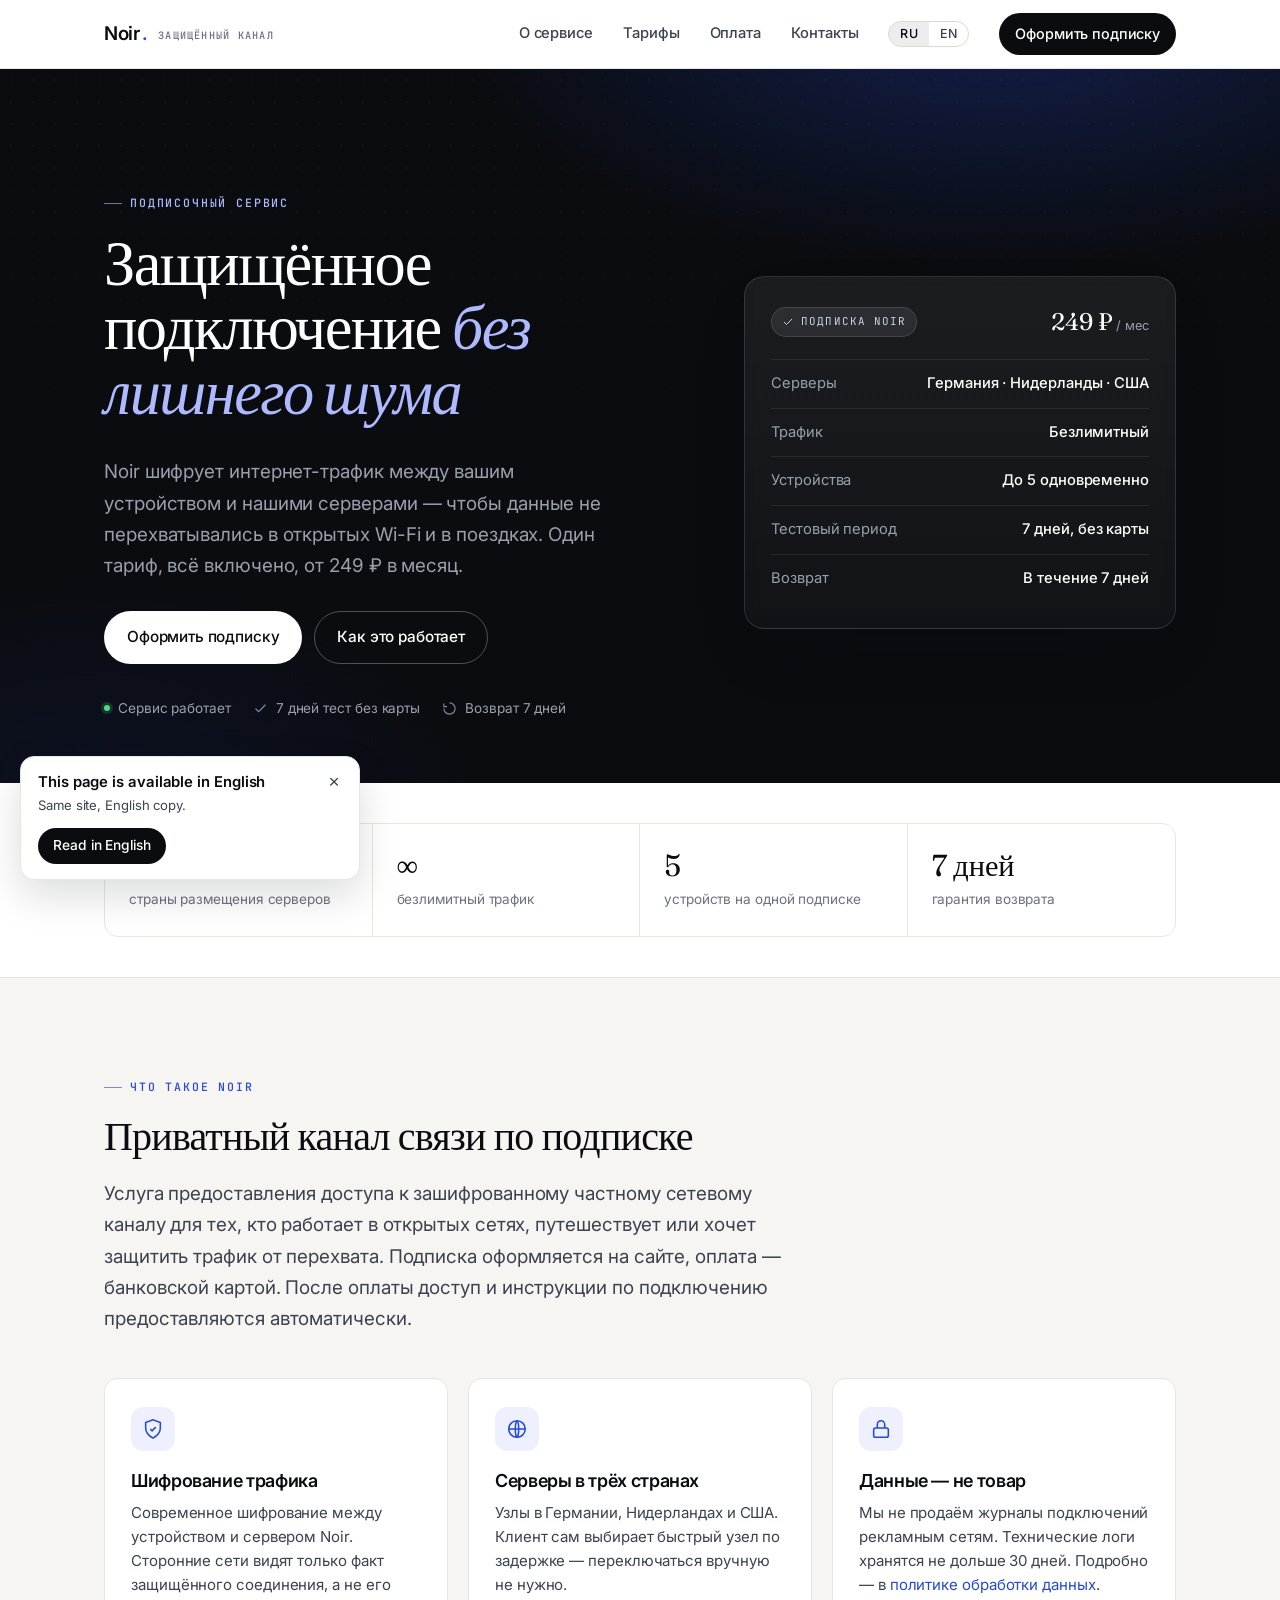
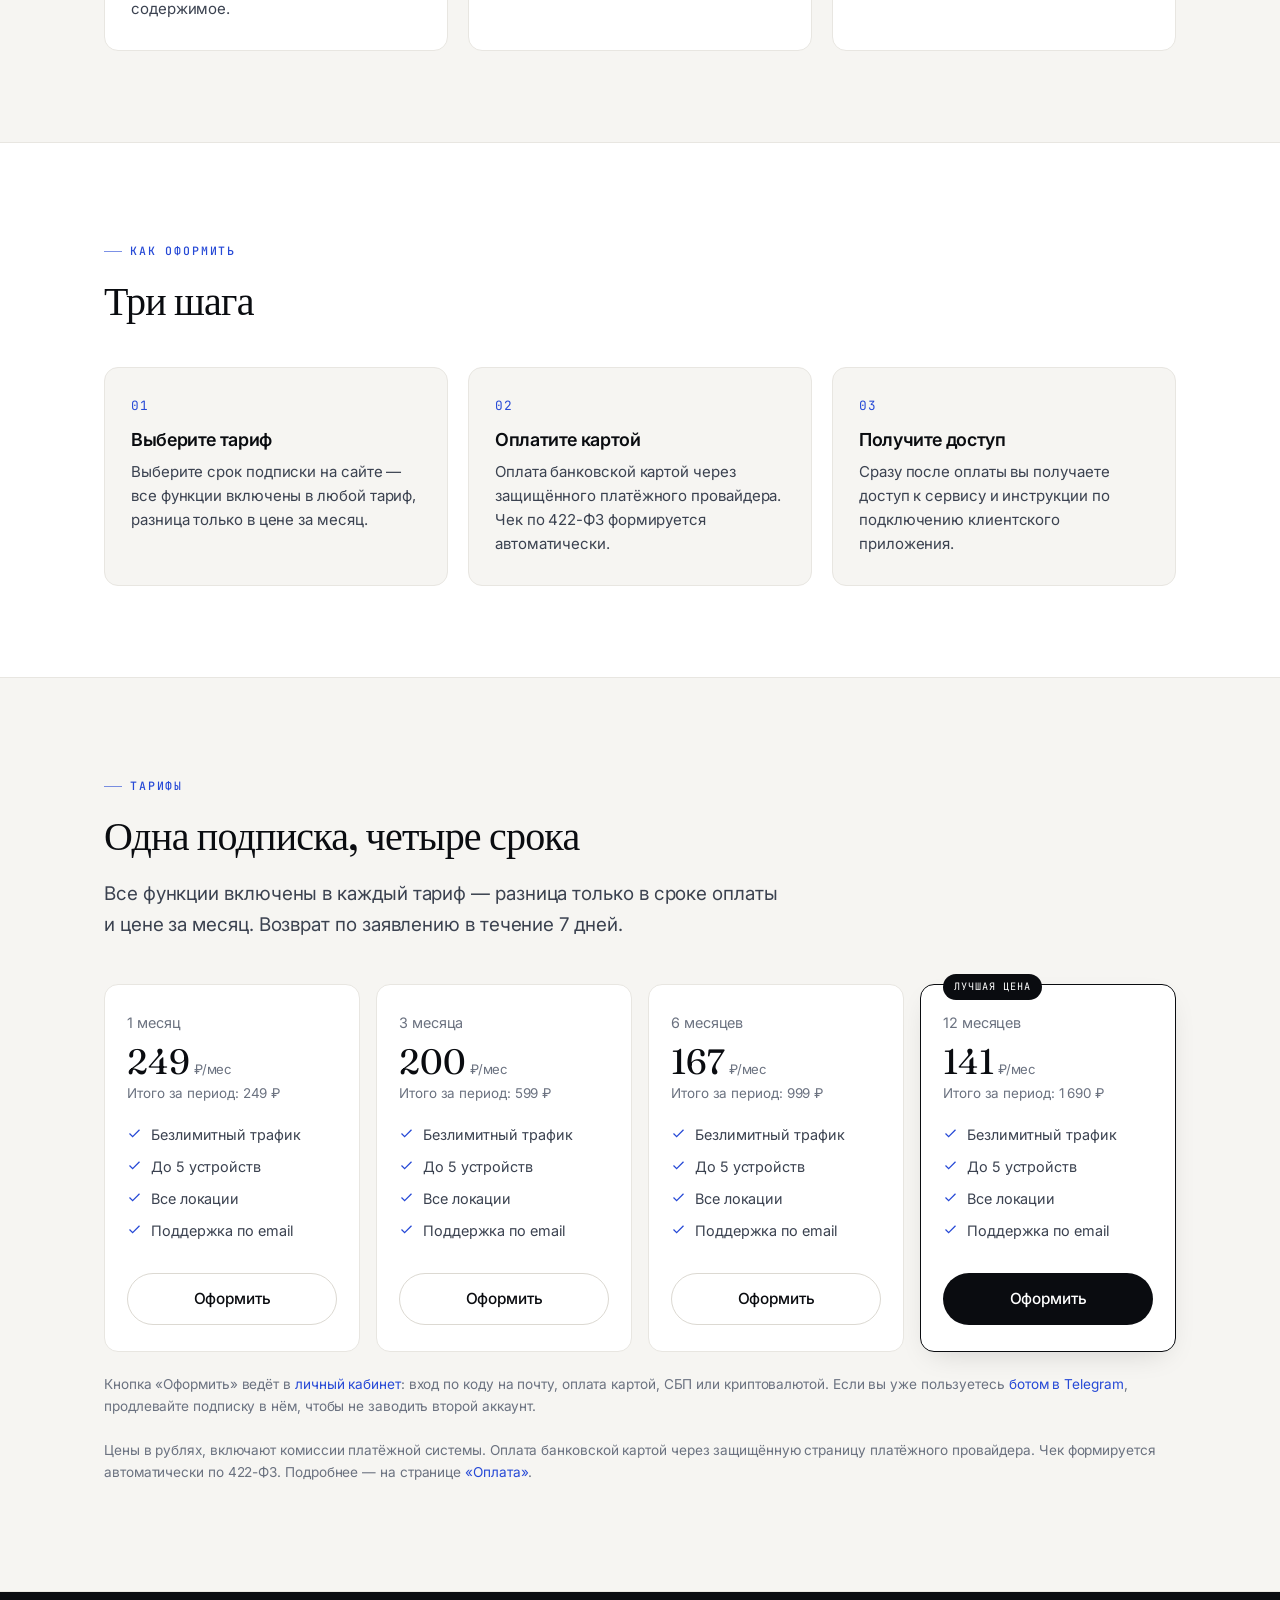
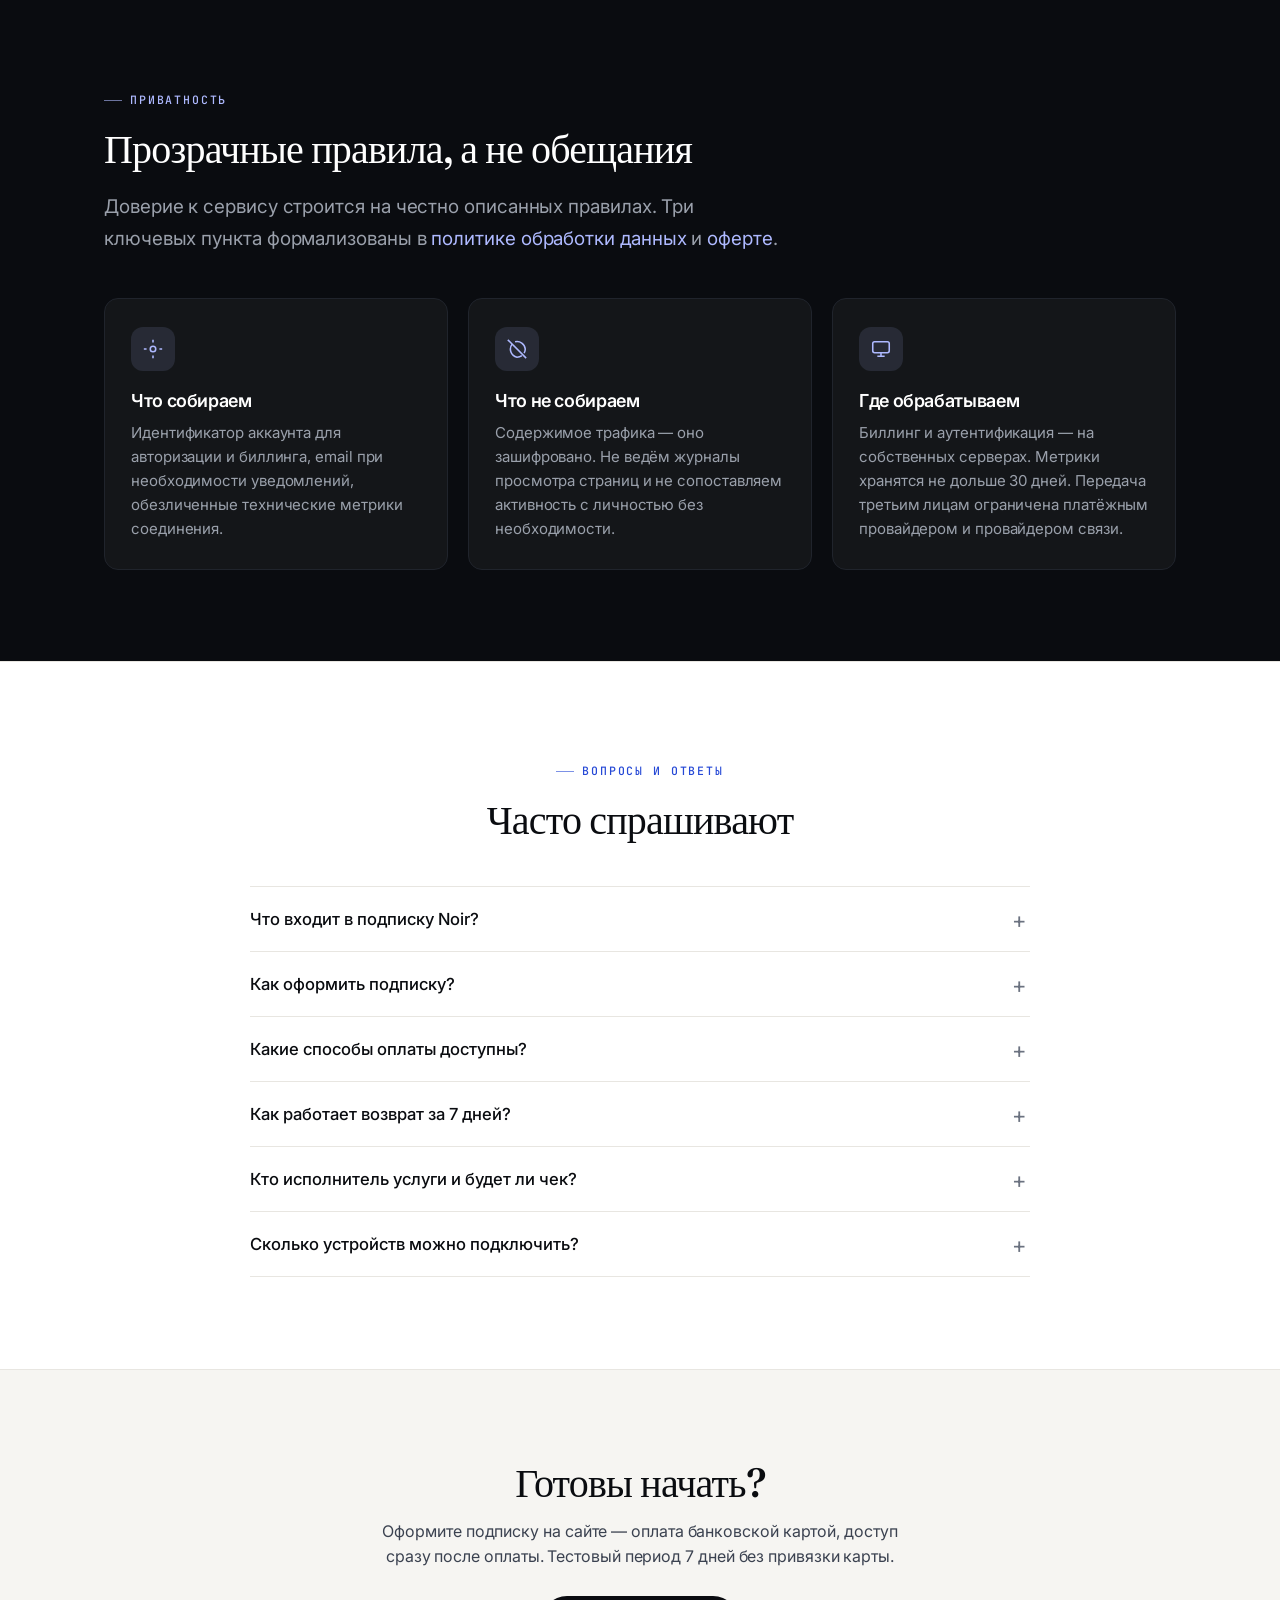
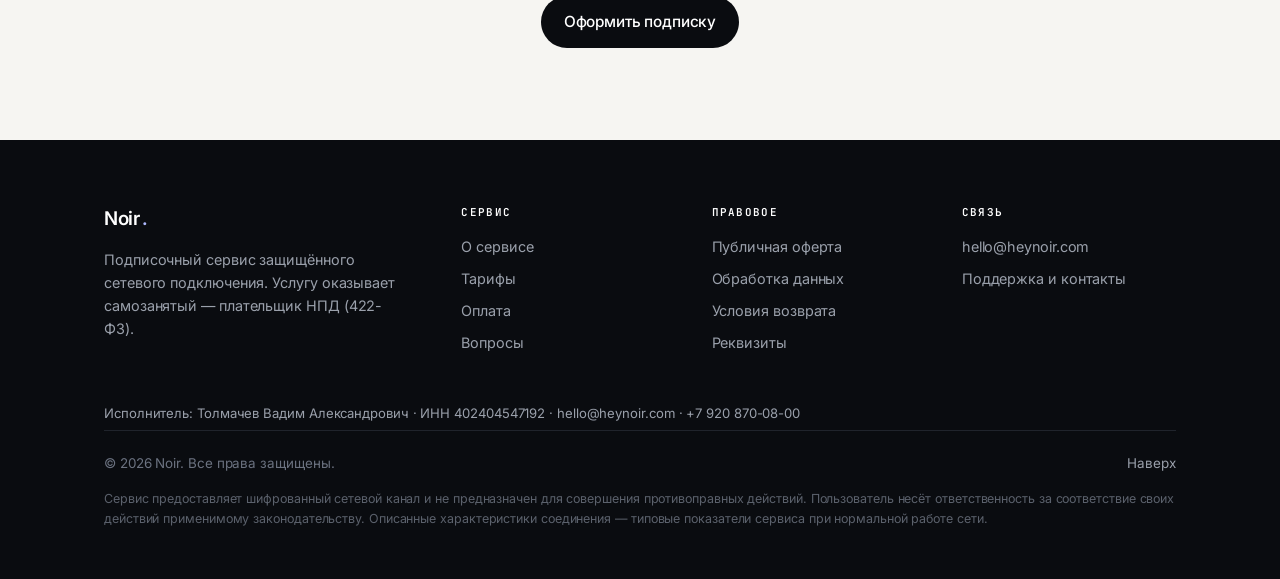
<file: index.html>
<!doctype html>
<html lang="ru">
<head>
  <meta charset="utf-8">
  <meta name="viewport" content="width=device-width, initial-scale=1">
  <title>Noir — подписка на сервис защищённого подключения</title>
  <meta name="description" content="Подписка на сервис шифрования интернет-трафика и защищённого сетевого подключения для безопасной работы в открытых сетях. Серверы в трёх странах, до пяти устройств. Тестовый период 7 дней без оплаты.">

  <link rel="icon" href="/favicon.svg" type="image/svg+xml">
  <link rel="preconnect" href="https://fonts.googleapis.com">
  <link rel="preconnect" href="https://fonts.gstatic.com" crossorigin>
  <link rel="stylesheet" href="https://fonts.googleapis.com/css2?family=Fraunces:opsz,wght@9..144,400;9..144,500&family=Inter:wght@400;500;600&family=JetBrains+Mono:wght@500&display=swap">
  <link rel="stylesheet" href="/noir-corp.css">

  <meta property="og:type" content="website">
  <meta property="og:title" content="Noir — подписка на сервис защищённого подключения">
  <meta property="og:description" content="Шифрование интернет-трафика, серверы в Германии, Нидерландах и США. Тестовый период семь дней без оплаты.">
  <meta property="og:url" content="https://heynoir.com/">
  <meta property="og:locale" content="ru_RU">
  <meta property="og:locale:alternate" content="en_US">
  <link rel="canonical" href="https://heynoir.com/">
  <link rel="alternate" hreflang="ru" href="https://heynoir.com/">
  <link rel="alternate" hreflang="en" href="https://heynoir.com/en/">
  <link rel="alternate" hreflang="x-default" href="https://heynoir.com/">
<!-- Счётчик посещаемости: свой, на s.noirvpn.org, данные лежат у нас. -->
<script defer src="https://s.noirvpn.org/n.js" data-website-id="4ba6fdea-3851-48e6-a78a-fea0c8b20341"></script>
</head>
<body id="top">

<!-- =============== Header =============== -->
<header class="header">
  <div class="wrap nav">
    <a class="brand" href="/">Noir<span class="dot">.</span><span class="brand-sub">защищённый канал</span></a>
    <nav class="nav-links" id="nav-links">
      <a href="#about">О сервисе</a>
      <a href="#pricing">Тарифы</a>
      <a href="/payment-info.html">Оплата</a>
      <a href="/contacts.html">Контакты</a>
      <div class="lang" role="group" aria-label="Язык / Language">
        <span class="lang-on" aria-current="true">RU</span>
        <a href="/en/" hreflang="en" lang="en" data-lang-to="en">EN</a>
      </div>
      <a class="nav-cta" href="#pricing">Оформить подписку</a>
    </nav>
    <button class="burger" id="burger" aria-label="Меню" aria-expanded="false"><span></span><span></span><span></span></button>
  </div>
</header>

<!-- =============== Hero =============== -->
<section class="hero">
  <div class="wrap hero-grid">
    <div>
      <div class="eyebrow">Подписочный сервис</div>
      <h1>Защищённое подключение <span class="accent">без лишнего шума</span></h1>
      <p class="lead">Noir шифрует интернет-трафик между вашим устройством и нашими серверами — чтобы данные не перехватывались в открытых Wi-Fi и в поездках. Один тариф, всё включено, от 249 ₽ в месяц.</p>
      <div class="hero-cta">
        <a class="btn btn-light" href="#pricing">Оформить подписку</a>
        <a class="btn btn-ghost" href="#how">Как это работает</a>
      </div>
      <div class="hero-trust">
        <span><span class="dot"></span>Сервис работает</span>
        <span>
          <svg viewBox="0 0 24 24" fill="none" stroke="currentColor" stroke-width="1.8"><path d="M20 6 9 17l-5-5"/></svg>
          7 дней тест без карты
        </span>
        <span>
          <svg viewBox="0 0 24 24" fill="none" stroke="currentColor" stroke-width="1.8"><path d="M3 12a9 9 0 1 0 9-9"/><path d="M3 4v5h5"/></svg>
          Возврат 7 дней
        </span>
      </div>
    </div>

    <aside class="hero-card" aria-label="Сводка по подписке">
      <div class="card-top">
        <span class="pill"><svg viewBox="0 0 24 24" width="12" height="12" fill="none" stroke="currentColor" stroke-width="2"><path d="M20 6 9 17l-5-5"/></svg>Подписка Noir</span>
        <span class="price">249 ₽<small> / мес</small></span>
      </div>
      <dl>
        <dt>Серверы</dt><dd>Германия · Нидерланды · США</dd>
        <dt>Трафик</dt><dd>Безлимитный</dd>
        <dt>Устройства</dt><dd>До 5 одновременно</dd>
        <dt>Тестовый период</dt><dd>7 дней, без карты</dd>
        <dt>Возврат</dt><dd>В течение 7 дней</dd>
      </dl>
    </aside>
  </div>
</section>

<!-- =============== Stats strip =============== -->
<section class="section" style="padding-top: clamp(40px,3vw,64px); padding-bottom: clamp(40px,3vw,64px);">
  <div class="wrap">
    <div class="stats">
      <div class="stat"><div class="n">3</div><div class="l">страны размещения серверов</div></div>
      <div class="stat"><div class="n">∞</div><div class="l">безлимитный трафик</div></div>
      <div class="stat"><div class="n">5</div><div class="l">устройств на одной подписке</div></div>
      <div class="stat"><div class="n">7 дней</div><div class="l">гарантия возврата</div></div>
    </div>
  </div>
</section>

<!-- =============== About =============== -->
<section class="section soft" id="about">
  <div class="wrap">
    <div class="section-head">
      <div class="eyebrow">Что такое Noir</div>
      <h2>Приватный канал связи по подписке</h2>
      <p class="lead">Услуга предоставления доступа к зашифрованному частному сетевому каналу для тех, кто работает в открытых сетях, путешествует или хочет защитить трафик от перехвата. Подписка оформляется на сайте, оплата — банковской картой. После оплаты доступ и инструкции по подключению предоставляются автоматически.</p>
    </div>

    <div class="feat-grid">
      <div class="feat">
        <div class="ico"><svg viewBox="0 0 24 24" fill="none" stroke="currentColor" stroke-width="1.7"><path d="M12 2 4 5v6c0 5 3.4 8.5 8 11 4.6-2.5 8-6 8-11V5l-8-3z"/><path d="m9 12 2 2 4-4"/></svg></div>
        <h3>Шифрование трафика</h3>
        <p>Современное шифрование между устройством и сервером Noir. Сторонние сети видят только факт защищённого соединения, а не его содержимое.</p>
      </div>
      <div class="feat">
        <div class="ico"><svg viewBox="0 0 24 24" fill="none" stroke="currentColor" stroke-width="1.7"><circle cx="12" cy="12" r="9"/><path d="M3 12h18M12 3c2.5 2.7 2.5 15.3 0 18M12 3c-2.5 2.7-2.5 15.3 0 18"/></svg></div>
        <h3>Серверы в трёх странах</h3>
        <p>Узлы в Германии, Нидерландах и США. Клиент сам выбирает быстрый узел по задержке — переключаться вручную не нужно.</p>
      </div>
      <div class="feat">
        <div class="ico"><svg viewBox="0 0 24 24" fill="none" stroke="currentColor" stroke-width="1.7"><rect x="4" y="11" width="16" height="10" rx="2"/><path d="M8 11V7a4 4 0 0 1 8 0v4"/></svg></div>
        <h3>Данные — не товар</h3>
        <p>Мы не продаём журналы подключений рекламным сетям. Технические логи хранятся не дольше 30 дней. Подробно — в <a href="/privacy.html">политике обработки данных</a>.</p>
      </div>
    </div>
  </div>
</section>

<!-- =============== How it works =============== -->
<section class="section" id="how">
  <div class="wrap">
    <div class="section-head">
      <div class="eyebrow">Как оформить</div>
      <h2>Три шага</h2>
    </div>
    <div class="steps">
      <div class="step">
        <div class="num">01</div>
        <h3>Выберите тариф</h3>
        <p>Выберите срок подписки на сайте — все функции включены в любой тариф, разница только в цене за месяц.</p>
      </div>
      <div class="step">
        <div class="num">02</div>
        <h3>Оплатите картой</h3>
        <p>Оплата банковской картой через защищённого платёжного провайдера. Чек по 422-ФЗ формируется автоматически.</p>
      </div>
      <div class="step">
        <div class="num">03</div>
        <h3>Получите доступ</h3>
        <p>Сразу после оплаты вы получаете доступ к сервису и инструкции по подключению клиентского приложения.</p>
      </div>
    </div>
  </div>
</section>

<!-- =============== Pricing =============== -->
<section class="section soft" id="pricing">
  <div class="wrap">
    <div class="section-head">
      <div class="eyebrow">Тарифы</div>
      <h2>Одна подписка, четыре срока</h2>
      <p class="lead">Все функции включены в каждый тариф — разница только в сроке оплаты и цене за месяц. Возврат по заявлению в течение 7 дней.</p>
    </div>

    <div class="pricing-grid">
      <div class="tier">
        <div class="tier-name">1 месяц</div>
        <div class="tier-price">249<span class="per"> ₽/мес</span></div>
        <div class="tier-total">Итого за период: 249 ₽</div>
        <ul>
          <li><svg viewBox="0 0 24 24" fill="none" stroke="currentColor" stroke-width="2"><path d="M20 6 9 17l-5-5"/></svg>Безлимитный трафик</li>
          <li><svg viewBox="0 0 24 24" fill="none" stroke="currentColor" stroke-width="2"><path d="M20 6 9 17l-5-5"/></svg>До 5 устройств</li>
          <li><svg viewBox="0 0 24 24" fill="none" stroke="currentColor" stroke-width="2"><path d="M20 6 9 17l-5-5"/></svg>Все локации</li>
          <li><svg viewBox="0 0 24 24" fill="none" stroke="currentColor" stroke-width="2"><path d="M20 6 9 17l-5-5"/></svg>Поддержка по email</li>
        </ul>
        <a class="btn btn-secondary" href="https://id.heynoir.com/?from=site">Оформить</a>
      </div>

      <div class="tier">
        <div class="tier-name">3 месяца</div>
        <div class="tier-price">200<span class="per"> ₽/мес</span></div>
        <div class="tier-total">Итого за период: 599 ₽</div>
        <ul>
          <li><svg viewBox="0 0 24 24" fill="none" stroke="currentColor" stroke-width="2"><path d="M20 6 9 17l-5-5"/></svg>Безлимитный трафик</li>
          <li><svg viewBox="0 0 24 24" fill="none" stroke="currentColor" stroke-width="2"><path d="M20 6 9 17l-5-5"/></svg>До 5 устройств</li>
          <li><svg viewBox="0 0 24 24" fill="none" stroke="currentColor" stroke-width="2"><path d="M20 6 9 17l-5-5"/></svg>Все локации</li>
          <li><svg viewBox="0 0 24 24" fill="none" stroke="currentColor" stroke-width="2"><path d="M20 6 9 17l-5-5"/></svg>Поддержка по email</li>
        </ul>
        <a class="btn btn-secondary" href="https://id.heynoir.com/?from=site">Оформить</a>
      </div>

      <div class="tier">
        <div class="tier-name">6 месяцев</div>
        <div class="tier-price">167<span class="per"> ₽/мес</span></div>
        <div class="tier-total">Итого за период: 999 ₽</div>
        <ul>
          <li><svg viewBox="0 0 24 24" fill="none" stroke="currentColor" stroke-width="2"><path d="M20 6 9 17l-5-5"/></svg>Безлимитный трафик</li>
          <li><svg viewBox="0 0 24 24" fill="none" stroke="currentColor" stroke-width="2"><path d="M20 6 9 17l-5-5"/></svg>До 5 устройств</li>
          <li><svg viewBox="0 0 24 24" fill="none" stroke="currentColor" stroke-width="2"><path d="M20 6 9 17l-5-5"/></svg>Все локации</li>
          <li><svg viewBox="0 0 24 24" fill="none" stroke="currentColor" stroke-width="2"><path d="M20 6 9 17l-5-5"/></svg>Поддержка по email</li>
        </ul>
        <a class="btn btn-secondary" href="https://id.heynoir.com/?from=site">Оформить</a>
      </div>

      <div class="tier recommended">
        <span class="tier-badge">Лучшая цена</span>
        <div class="tier-name">12 месяцев</div>
        <div class="tier-price">141<span class="per"> ₽/мес</span></div>
        <div class="tier-total">Итого за период: 1 690 ₽</div>
        <ul>
          <li><svg viewBox="0 0 24 24" fill="none" stroke="currentColor" stroke-width="2"><path d="M20 6 9 17l-5-5"/></svg>Безлимитный трафик</li>
          <li><svg viewBox="0 0 24 24" fill="none" stroke="currentColor" stroke-width="2"><path d="M20 6 9 17l-5-5"/></svg>До 5 устройств</li>
          <li><svg viewBox="0 0 24 24" fill="none" stroke="currentColor" stroke-width="2"><path d="M20 6 9 17l-5-5"/></svg>Все локации</li>
          <li><svg viewBox="0 0 24 24" fill="none" stroke="currentColor" stroke-width="2"><path d="M20 6 9 17l-5-5"/></svg>Поддержка по email</li>
        </ul>
        <a class="btn btn-primary" href="https://id.heynoir.com/?from=site">Оформить</a>
      </div>
    </div>

    <p class="pay-note">Кнопка «Оформить» ведёт в <a href="https://id.heynoir.com/?from=site">личный кабинет</a>: вход по коду на почту, оплата картой, СБП или криптовалютой. Если вы уже пользуетесь <a href="https://t.me/NoirVPN_bot">ботом в Telegram</a>, продлевайте подписку в нём, чтобы не заводить второй аккаунт.</p>
    <p class="pay-note">Цены в рублях, включают комиссии платёжной системы. Оплата банковской картой через защищённую страницу платёжного провайдера. Чек формируется автоматически по 422-ФЗ. Подробнее — на странице <a href="/payment-info.html">«Оплата»</a>.</p>
  </div>
</section>

<!-- =============== Trust (dark) =============== -->
<section class="section dark">
  <div class="wrap">
    <div class="section-head">
      <div class="eyebrow">Приватность</div>
      <h2>Прозрачные правила, а не обещания</h2>
      <p class="lead" style="color:var(--on-dark-mut)">Доверие к сервису строится на честно описанных правилах. Три ключевых пункта формализованы в <a href="/privacy.html" style="color:#aeb9ff">политике обработки данных</a> и <a href="/offer.html" style="color:#aeb9ff">оферте</a>.</p>
    </div>
    <div class="feat-grid">
      <div class="feat">
        <div class="ico"><svg viewBox="0 0 24 24" fill="none" stroke="currentColor" stroke-width="1.7"><circle cx="12" cy="12" r="3"/><path d="M12 2v3M12 19v3M2 12h3M19 12h3"/></svg></div>
        <h3>Что собираем</h3>
        <p>Идентификатор аккаунта для авторизации и биллинга, email при необходимости уведомлений, обезличенные технические метрики соединения.</p>
      </div>
      <div class="feat">
        <div class="ico"><svg viewBox="0 0 24 24" fill="none" stroke="currentColor" stroke-width="1.7"><path d="M2 2l20 20"/><path d="M6.7 6.7A9 9 0 0 0 12 21a9 9 0 0 0 5.3-1.7"/><path d="M9.9 4.2A9 9 0 0 1 21 12a9 9 0 0 1-1.2 4.5"/></svg></div>
        <h3>Что не собираем</h3>
        <p>Содержимое трафика — оно зашифровано. Не ведём журналы просмотра страниц и не сопоставляем активность с личностью без необходимости.</p>
      </div>
      <div class="feat">
        <div class="ico"><svg viewBox="0 0 24 24" fill="none" stroke="currentColor" stroke-width="1.7"><rect x="3" y="4" width="18" height="12" rx="2"/><path d="M8 20h8M12 16v4"/></svg></div>
        <h3>Где обрабатываем</h3>
        <p>Биллинг и аутентификация — на собственных серверах. Метрики хранятся не дольше 30 дней. Передача третьим лицам ограничена платёжным провайдером и провайдером связи.</p>
      </div>
    </div>
  </div>
</section>

<!-- =============== FAQ =============== -->
<section class="section" id="faq">
  <div class="wrap">
    <div class="section-head center">
      <div class="eyebrow" style="justify-content:center">Вопросы и ответы</div>
      <h2>Часто спрашивают</h2>
    </div>
    <div class="faq">
      <div class="faq-item">
        <button class="faq-q">Что входит в подписку Noir?</button>
        <div class="faq-a">Доступ к серверам Noir в трёх странах (Германия, Нидерланды, США), безлимитный трафик, до пяти устройств одновременно, поддержка по электронной почте. Все функции включены в каждый из четырёх тарифов — разница только в сроке оплаты и цене за месяц.</div>
      </div>
      <div class="faq-item">
        <button class="faq-q">Как оформить подписку?</button>
        <div class="faq-a">Нажмите «Оформить» у нужного тарифа: откроется <a href="https://id.heynoir.com/?from=site">личный кабинет</a>, вход по коду на вашу почту. Там выбирается срок и производится оплата через защищённую страницу платёжного провайдера. Доступ активируется автоматически в течение минуты после оплаты — вы сразу получаете данные для подключения и инструкции.</div>
      </div>
      <div class="faq-item">
        <button class="faq-q">Какие способы оплаты доступны?</button>
        <div class="faq-a">Банковские карты Visa, MasterCard и МИР, а также система быстрых платежей (СБП) — в зависимости от платёжного провайдера. Полный список и описание процедуры — на странице <a href="/payment-info.html">«Оплата»</a>.</div>
      </div>
      <div class="faq-item">
        <button class="faq-q">Как работает возврат за 7 дней?</button>
        <div class="faq-a">В течение 7 календарных дней с момента оплаты можно отказаться от подписки и получить возврат на ту же карту, при условии что не превышен лимит фактически использованного трафика. Подробнее — в разделе <a href="/refund.html">«Условия возврата»</a>.</div>
      </div>
      <div class="faq-item">
        <button class="faq-q">Кто исполнитель услуги и будет ли чек?</button>
        <div class="faq-a">Услугу оказывает самозанятый — плательщик налога на профессиональный доход (НПД, 422-ФЗ). По каждой оплате формируется чек в приложении «Мой налог». Полные реквизиты — на странице <a href="/contacts.html">«Контакты»</a>.</div>
      </div>
      <div class="faq-item">
        <button class="faq-q">Сколько устройств можно подключить?</button>
        <div class="faq-a">До пяти устройств одновременно по одной подписке. Поддерживаются Windows, macOS, iOS, Android, Linux. Данные для подключения предоставляются после оплаты — вы добавляете их в приложение-клиент.</div>
      </div>
    </div>
  </div>
</section>

<!-- =============== CTA band =============== -->
<section class="section soft cta-band">
  <div class="wrap">
    <h2>Готовы начать?</h2>
    <p>Оформите подписку на сайте — оплата банковской картой, доступ сразу после оплаты. Тестовый период 7 дней без привязки карты.</p>
    <a class="btn btn-primary" href="https://id.heynoir.com/?from=site">Оформить подписку</a>
  </div>
</section>

<!-- =============== Footer =============== -->
<footer class="footer">
  <div class="wrap">
    <div class="foot-grid">
      <div class="foot-brand">
        <a class="brand" href="/">Noir<span class="dot" style="color:#aeb9ff">.</span></a>
        <p>Подписочный сервис защищённого сетевого подключения. Услугу оказывает самозанятый — плательщик НПД (422-ФЗ).</p>
      </div>
      <div class="foot-col">
        <h4>Сервис</h4>
        <a href="#about">О сервисе</a>
        <a href="#pricing">Тарифы</a>
        <a href="/payment-info.html">Оплата</a>
        <a href="#faq">Вопросы</a>
      </div>
      <div class="foot-col">
        <h4>Правовое</h4>
        <a href="/offer.html">Публичная оферта</a>
        <a href="/privacy.html">Обработка данных</a>
        <a href="/refund.html">Условия возврата</a>
        <a href="/contacts.html">Реквизиты</a>
      </div>
      <div class="foot-col">
        <h4>Связь</h4>
        <a href="mailto:hello@heynoir.com">hello@heynoir.com</a>
        <a href="/contacts.html">Поддержка и контакты</a>
      </div>
    </div>
    <p class="foot-req">Исполнитель: Толмачев Вадим Александрович · ИНН 402404547192 · <a href="mailto:hello@heynoir.com">hello@heynoir.com</a> · <a href="tel:+79208700800">+7 920 870-08-00</a></p>
      <div class="foot-bottom">
      <span>© 2026 Noir. Все права защищены.</span>
      <a href="#top">Наверх</a>
    </div>
    <p class="foot-disc">Сервис предоставляет шифрованный сетевой канал и не предназначен для совершения противоправных действий. Пользователь несёт ответственность за соответствие своих действий применимому законодательству. Описанные характеристики соединения — типовые показатели сервиса при нормальной работе сети.</p>
  </div>
</footer>

<script src="/noir-corp.js" defer></script>
</body>
</html>
</file>
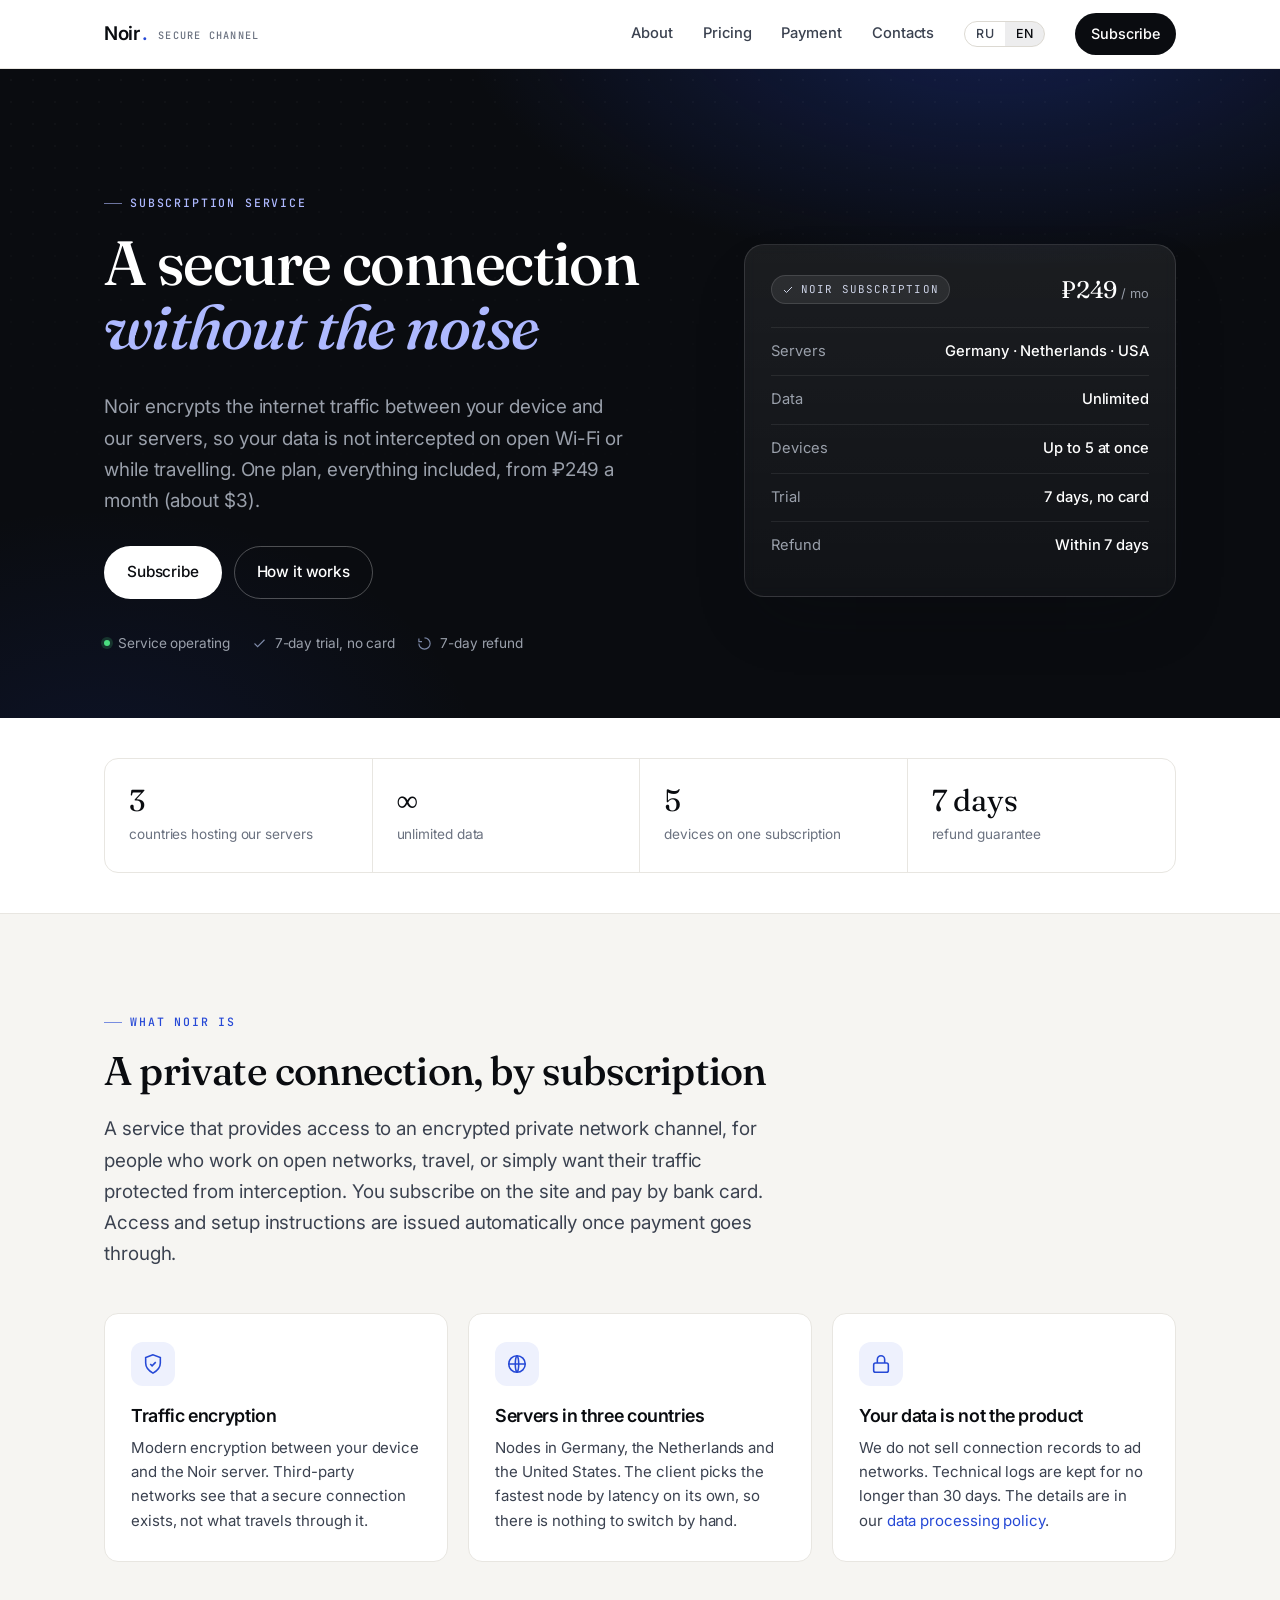
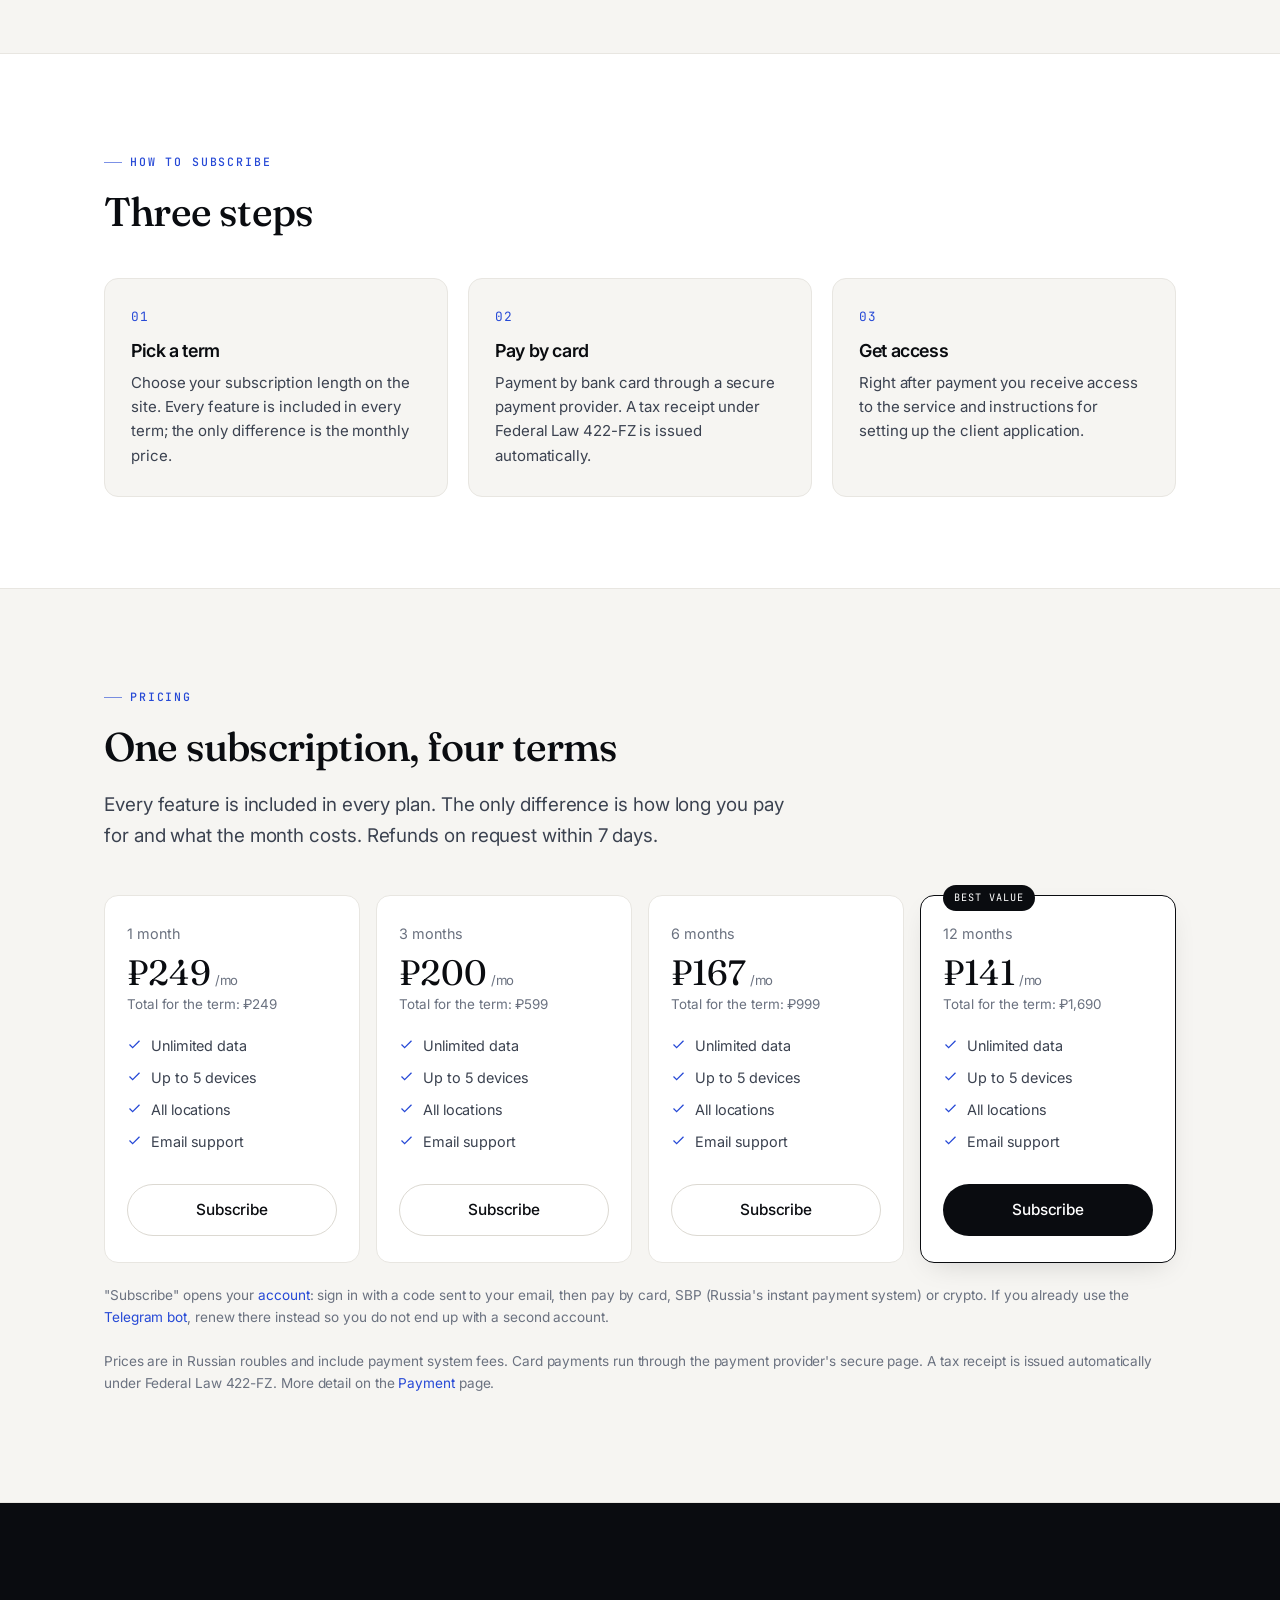
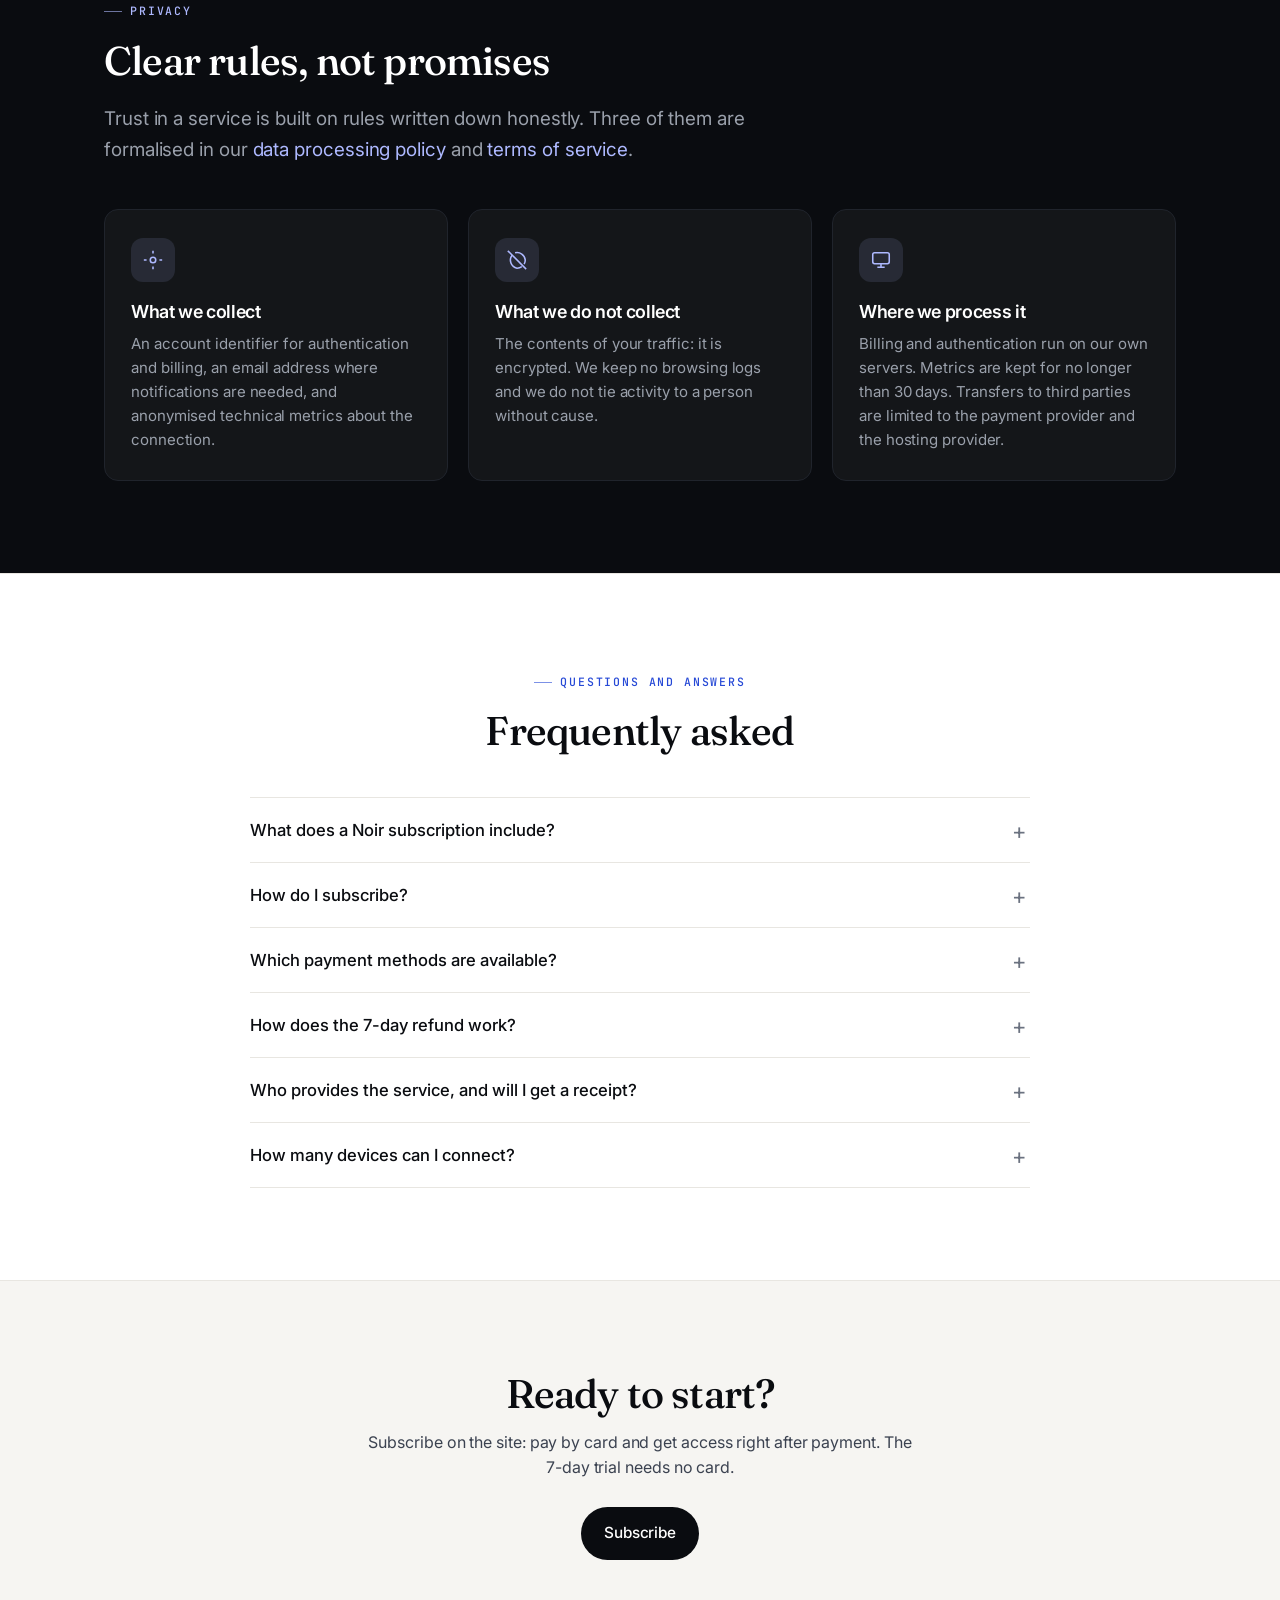
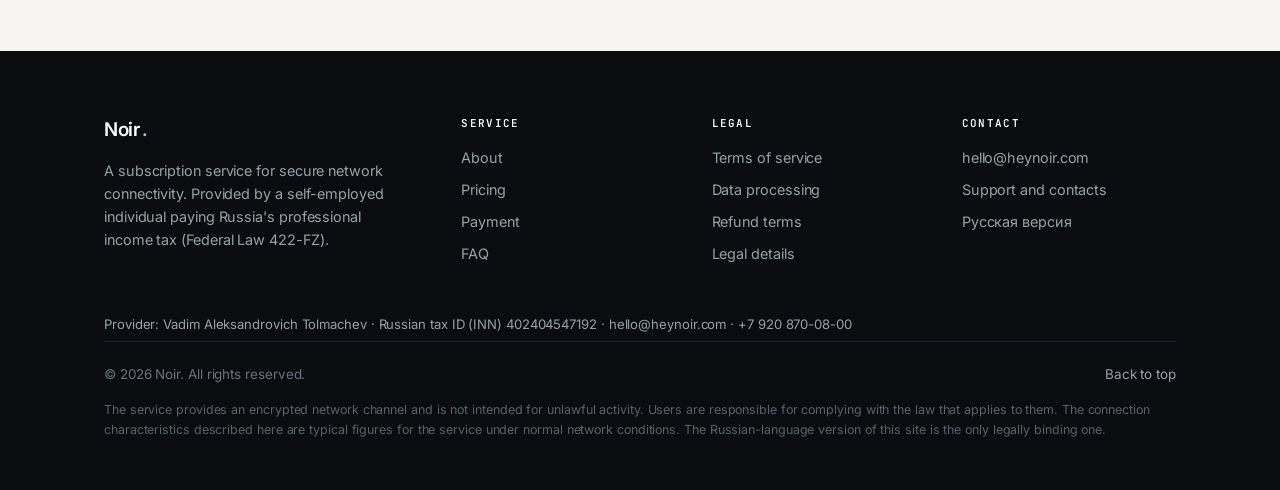
<file: en/index.html>
<!doctype html>
<html lang="en">
<head>
  <meta charset="utf-8">
  <meta name="viewport" content="width=device-width, initial-scale=1">
  <title>Noir — a subscription service for secure connectivity</title>
  <meta name="description" content="A subscription service that encrypts internet traffic and provides a secure network connection for working safely on open networks. Servers in three countries, up to five devices. A 7-day trial with no payment.">

  <link rel="icon" href="/favicon.svg" type="image/svg+xml">
  <link rel="preconnect" href="https://fonts.googleapis.com">
  <link rel="preconnect" href="https://fonts.gstatic.com" crossorigin>
  <link rel="stylesheet" href="https://fonts.googleapis.com/css2?family=Fraunces:opsz,wght@9..144,400;9..144,500&family=Inter:wght@400;500;600&family=JetBrains+Mono:wght@500&display=swap">
  <link rel="stylesheet" href="/noir-corp.css">

  <meta property="og:type" content="website">
  <meta property="og:title" content="Noir — a subscription service for secure connectivity">
  <meta property="og:description" content="Traffic encryption, servers in Germany, the Netherlands and the United States. A seven-day trial with no payment.">
  <meta property="og:url" content="https://heynoir.com/en/">
  <meta property="og:locale" content="en_US">
  <meta property="og:locale:alternate" content="ru_RU">
  <link rel="canonical" href="https://heynoir.com/en/">
  <link rel="alternate" hreflang="ru" href="https://heynoir.com/">
  <link rel="alternate" hreflang="en" href="https://heynoir.com/en/">
  <link rel="alternate" hreflang="x-default" href="https://heynoir.com/">
<!-- Analytics: self-hosted on s.noirvpn.org, data stays with us. -->
<script defer src="https://s.noirvpn.org/n.js" data-website-id="4ba6fdea-3851-48e6-a78a-fea0c8b20341"></script>
</head>
<body id="top">

<!-- =============== Header =============== -->
<header class="header">
  <div class="wrap nav">
    <a class="brand" href="/en/">Noir<span class="dot">.</span><span class="brand-sub">secure channel</span></a>
    <nav class="nav-links" id="nav-links">
      <a href="#about">About</a>
      <a href="#pricing">Pricing</a>
      <a href="/en/payment-info.html">Payment</a>
      <a href="/en/contacts.html">Contacts</a>
      <div class="lang" role="group" aria-label="Язык / Language">
        <a href="/" hreflang="ru" lang="ru" data-lang-to="ru">RU</a>
        <span class="lang-on" aria-current="true">EN</span>
      </div>
      <a class="nav-cta" href="#pricing">Subscribe</a>
    </nav>
    <button class="burger" id="burger" aria-label="Menu" aria-expanded="false"><span></span><span></span><span></span></button>
  </div>
</header>

<!-- =============== Hero =============== -->
<section class="hero">
  <div class="wrap hero-grid">
    <div>
      <div class="eyebrow">Subscription service</div>
      <h1>A secure connection <span class="accent">without the noise</span></h1>
      <p class="lead">Noir encrypts the internet traffic between your device and our servers, so your data is not intercepted on open Wi-Fi or while travelling. One plan, everything included, from ₽249 a month (about $3).</p>
      <div class="hero-cta">
        <a class="btn btn-light" href="#pricing">Subscribe</a>
        <a class="btn btn-ghost" href="#how">How it works</a>
      </div>
      <div class="hero-trust">
        <span><span class="dot"></span>Service operating</span>
        <span>
          <svg viewBox="0 0 24 24" fill="none" stroke="currentColor" stroke-width="1.8"><path d="M20 6 9 17l-5-5"/></svg>
          7-day trial, no card
        </span>
        <span>
          <svg viewBox="0 0 24 24" fill="none" stroke="currentColor" stroke-width="1.8"><path d="M3 12a9 9 0 1 0 9-9"/><path d="M3 4v5h5"/></svg>
          7-day refund
        </span>
      </div>
    </div>

    <aside class="hero-card" aria-label="Subscription summary">
      <div class="card-top">
        <span class="pill"><svg viewBox="0 0 24 24" width="12" height="12" fill="none" stroke="currentColor" stroke-width="2"><path d="M20 6 9 17l-5-5"/></svg>Noir subscription</span>
        <span class="price">₽249<small> / mo</small></span>
      </div>
      <dl>
        <dt>Servers</dt><dd>Germany · Netherlands · USA</dd>
        <dt>Data</dt><dd>Unlimited</dd>
        <dt>Devices</dt><dd>Up to 5 at once</dd>
        <dt>Trial</dt><dd>7 days, no card</dd>
        <dt>Refund</dt><dd>Within 7 days</dd>
      </dl>
    </aside>
  </div>
</section>

<!-- =============== Stats strip =============== -->
<section class="section" style="padding-top: clamp(40px,3vw,64px); padding-bottom: clamp(40px,3vw,64px);">
  <div class="wrap">
    <div class="stats">
      <div class="stat"><div class="n">3</div><div class="l">countries hosting our servers</div></div>
      <div class="stat"><div class="n">∞</div><div class="l">unlimited data</div></div>
      <div class="stat"><div class="n">5</div><div class="l">devices on one subscription</div></div>
      <div class="stat"><div class="n">7 days</div><div class="l">refund guarantee</div></div>
    </div>
  </div>
</section>

<!-- =============== About =============== -->
<section class="section soft" id="about">
  <div class="wrap">
    <div class="section-head">
      <div class="eyebrow">What Noir is</div>
      <h2>A private connection, by subscription</h2>
      <p class="lead">A service that provides access to an encrypted private network channel, for people who work on open networks, travel, or simply want their traffic protected from interception. You subscribe on the site and pay by bank card. Access and setup instructions are issued automatically once payment goes through.</p>
    </div>

    <div class="feat-grid">
      <div class="feat">
        <div class="ico"><svg viewBox="0 0 24 24" fill="none" stroke="currentColor" stroke-width="1.7"><path d="M12 2 4 5v6c0 5 3.4 8.5 8 11 4.6-2.5 8-6 8-11V5l-8-3z"/><path d="m9 12 2 2 4-4"/></svg></div>
        <h3>Traffic encryption</h3>
        <p>Modern encryption between your device and the Noir server. Third-party networks see that a secure connection exists, not what travels through it.</p>
      </div>
      <div class="feat">
        <div class="ico"><svg viewBox="0 0 24 24" fill="none" stroke="currentColor" stroke-width="1.7"><circle cx="12" cy="12" r="9"/><path d="M3 12h18M12 3c2.5 2.7 2.5 15.3 0 18M12 3c-2.5 2.7-2.5 15.3 0 18"/></svg></div>
        <h3>Servers in three countries</h3>
        <p>Nodes in Germany, the Netherlands and the United States. The client picks the fastest node by latency on its own, so there is nothing to switch by hand.</p>
      </div>
      <div class="feat">
        <div class="ico"><svg viewBox="0 0 24 24" fill="none" stroke="currentColor" stroke-width="1.7"><rect x="4" y="11" width="16" height="10" rx="2"/><path d="M8 11V7a4 4 0 0 1 8 0v4"/></svg></div>
        <h3>Your data is not the product</h3>
        <p>We do not sell connection records to ad networks. Technical logs are kept for no longer than 30 days. The details are in our <a href="/en/privacy.html">data processing policy</a>.</p>
      </div>
    </div>
  </div>
</section>

<!-- =============== How it works =============== -->
<section class="section" id="how">
  <div class="wrap">
    <div class="section-head">
      <div class="eyebrow">How to subscribe</div>
      <h2>Three steps</h2>
    </div>
    <div class="steps">
      <div class="step">
        <div class="num">01</div>
        <h3>Pick a term</h3>
        <p>Choose your subscription length on the site. Every feature is included in every term; the only difference is the monthly price.</p>
      </div>
      <div class="step">
        <div class="num">02</div>
        <h3>Pay by card</h3>
        <p>Payment by bank card through a secure payment provider. A tax receipt under Federal Law 422-FZ is issued automatically.</p>
      </div>
      <div class="step">
        <div class="num">03</div>
        <h3>Get access</h3>
        <p>Right after payment you receive access to the service and instructions for setting up the client application.</p>
      </div>
    </div>
  </div>
</section>

<!-- =============== Pricing =============== -->
<section class="section soft" id="pricing">
  <div class="wrap">
    <div class="section-head">
      <div class="eyebrow">Pricing</div>
      <h2>One subscription, four terms</h2>
      <p class="lead">Every feature is included in every plan. The only difference is how long you pay for and what the month costs. Refunds on request within 7 days.</p>
    </div>

    <div class="pricing-grid">
      <div class="tier">
        <div class="tier-name">1 month</div>
        <div class="tier-price">₽249<span class="per"> /mo</span></div>
        <div class="tier-total">Total for the term: ₽249</div>
        <ul>
          <li><svg viewBox="0 0 24 24" fill="none" stroke="currentColor" stroke-width="2"><path d="M20 6 9 17l-5-5"/></svg>Unlimited data</li>
          <li><svg viewBox="0 0 24 24" fill="none" stroke="currentColor" stroke-width="2"><path d="M20 6 9 17l-5-5"/></svg>Up to 5 devices</li>
          <li><svg viewBox="0 0 24 24" fill="none" stroke="currentColor" stroke-width="2"><path d="M20 6 9 17l-5-5"/></svg>All locations</li>
          <li><svg viewBox="0 0 24 24" fill="none" stroke="currentColor" stroke-width="2"><path d="M20 6 9 17l-5-5"/></svg>Email support</li>
        </ul>
        <a class="btn btn-secondary" href="https://id.heynoir.com/?from=site&amp;lang=en">Subscribe</a>
      </div>

      <div class="tier">
        <div class="tier-name">3 months</div>
        <div class="tier-price">₽200<span class="per"> /mo</span></div>
        <div class="tier-total">Total for the term: ₽599</div>
        <ul>
          <li><svg viewBox="0 0 24 24" fill="none" stroke="currentColor" stroke-width="2"><path d="M20 6 9 17l-5-5"/></svg>Unlimited data</li>
          <li><svg viewBox="0 0 24 24" fill="none" stroke="currentColor" stroke-width="2"><path d="M20 6 9 17l-5-5"/></svg>Up to 5 devices</li>
          <li><svg viewBox="0 0 24 24" fill="none" stroke="currentColor" stroke-width="2"><path d="M20 6 9 17l-5-5"/></svg>All locations</li>
          <li><svg viewBox="0 0 24 24" fill="none" stroke="currentColor" stroke-width="2"><path d="M20 6 9 17l-5-5"/></svg>Email support</li>
        </ul>
        <a class="btn btn-secondary" href="https://id.heynoir.com/?from=site&amp;lang=en">Subscribe</a>
      </div>

      <div class="tier">
        <div class="tier-name">6 months</div>
        <div class="tier-price">₽167<span class="per"> /mo</span></div>
        <div class="tier-total">Total for the term: ₽999</div>
        <ul>
          <li><svg viewBox="0 0 24 24" fill="none" stroke="currentColor" stroke-width="2"><path d="M20 6 9 17l-5-5"/></svg>Unlimited data</li>
          <li><svg viewBox="0 0 24 24" fill="none" stroke="currentColor" stroke-width="2"><path d="M20 6 9 17l-5-5"/></svg>Up to 5 devices</li>
          <li><svg viewBox="0 0 24 24" fill="none" stroke="currentColor" stroke-width="2"><path d="M20 6 9 17l-5-5"/></svg>All locations</li>
          <li><svg viewBox="0 0 24 24" fill="none" stroke="currentColor" stroke-width="2"><path d="M20 6 9 17l-5-5"/></svg>Email support</li>
        </ul>
        <a class="btn btn-secondary" href="https://id.heynoir.com/?from=site&amp;lang=en">Subscribe</a>
      </div>

      <div class="tier recommended">
        <span class="tier-badge">Best value</span>
        <div class="tier-name">12 months</div>
        <div class="tier-price">₽141<span class="per"> /mo</span></div>
        <div class="tier-total">Total for the term: ₽1,690</div>
        <ul>
          <li><svg viewBox="0 0 24 24" fill="none" stroke="currentColor" stroke-width="2"><path d="M20 6 9 17l-5-5"/></svg>Unlimited data</li>
          <li><svg viewBox="0 0 24 24" fill="none" stroke="currentColor" stroke-width="2"><path d="M20 6 9 17l-5-5"/></svg>Up to 5 devices</li>
          <li><svg viewBox="0 0 24 24" fill="none" stroke="currentColor" stroke-width="2"><path d="M20 6 9 17l-5-5"/></svg>All locations</li>
          <li><svg viewBox="0 0 24 24" fill="none" stroke="currentColor" stroke-width="2"><path d="M20 6 9 17l-5-5"/></svg>Email support</li>
        </ul>
        <a class="btn btn-primary" href="https://id.heynoir.com/?from=site&amp;lang=en">Subscribe</a>
      </div>
    </div>

    <p class="pay-note">"Subscribe" opens your <a href="https://id.heynoir.com/?from=site&amp;lang=en">account</a>: sign in with a code sent to your email, then pay by card, SBP (Russia's instant payment system) or crypto. If you already use the <a href="https://t.me/NoirVPN_bot">Telegram bot</a>, renew there instead so you do not end up with a second account.</p>
    <p class="pay-note">Prices are in Russian roubles and include payment system fees. Card payments run through the payment provider's secure page. A tax receipt is issued automatically under Federal Law 422-FZ. More detail on the <a href="/en/payment-info.html">Payment</a> page.</p>
  </div>
</section>

<!-- =============== Trust (dark) =============== -->
<section class="section dark">
  <div class="wrap">
    <div class="section-head">
      <div class="eyebrow">Privacy</div>
      <h2>Clear rules, not promises</h2>
      <p class="lead" style="color:var(--on-dark-mut)">Trust in a service is built on rules written down honestly. Three of them are formalised in our <a href="/en/privacy.html" style="color:#aeb9ff">data processing policy</a> and <a href="/en/offer.html" style="color:#aeb9ff">terms of service</a>.</p>
    </div>
    <div class="feat-grid">
      <div class="feat">
        <div class="ico"><svg viewBox="0 0 24 24" fill="none" stroke="currentColor" stroke-width="1.7"><circle cx="12" cy="12" r="3"/><path d="M12 2v3M12 19v3M2 12h3M19 12h3"/></svg></div>
        <h3>What we collect</h3>
        <p>An account identifier for authentication and billing, an email address where notifications are needed, and anonymised technical metrics about the connection.</p>
      </div>
      <div class="feat">
        <div class="ico"><svg viewBox="0 0 24 24" fill="none" stroke="currentColor" stroke-width="1.7"><path d="M2 2l20 20"/><path d="M6.7 6.7A9 9 0 0 0 12 21a9 9 0 0 0 5.3-1.7"/><path d="M9.9 4.2A9 9 0 0 1 21 12a9 9 0 0 1-1.2 4.5"/></svg></div>
        <h3>What we do not collect</h3>
        <p>The contents of your traffic: it is encrypted. We keep no browsing logs and we do not tie activity to a person without cause.</p>
      </div>
      <div class="feat">
        <div class="ico"><svg viewBox="0 0 24 24" fill="none" stroke="currentColor" stroke-width="1.7"><rect x="3" y="4" width="18" height="12" rx="2"/><path d="M8 20h8M12 16v4"/></svg></div>
        <h3>Where we process it</h3>
        <p>Billing and authentication run on our own servers. Metrics are kept for no longer than 30 days. Transfers to third parties are limited to the payment provider and the hosting provider.</p>
      </div>
    </div>
  </div>
</section>

<!-- =============== FAQ =============== -->
<section class="section" id="faq">
  <div class="wrap">
    <div class="section-head center">
      <div class="eyebrow" style="justify-content:center">Questions and answers</div>
      <h2>Frequently asked</h2>
    </div>
    <div class="faq">
      <div class="faq-item">
        <button class="faq-q">What does a Noir subscription include?</button>
        <div class="faq-a">Access to Noir servers in three countries (Germany, the Netherlands, the United States), unlimited data, up to five devices at once, and email support. Every feature is included in all four terms; the only difference is how long you pay for and what the month costs.</div>
      </div>
      <div class="faq-item">
        <button class="faq-q">How do I subscribe?</button>
        <div class="faq-a">Press "Subscribe" on the term you want: your <a href="https://id.heynoir.com/?from=site&amp;lang=en">account</a> opens and you sign in with a code sent to your email. You choose the term there and pay through the payment provider's secure page. Access is activated automatically within a minute of payment, and you immediately receive your connection details and instructions.</div>
      </div>
      <div class="faq-item">
        <button class="faq-q">Which payment methods are available?</button>
        <div class="faq-a">Visa, Mastercard and MIR bank cards, plus SBP, Russia's instant payment system, depending on the payment provider. Note that Visa and Mastercard issued outside Russia do not work with Russian acquirers; from abroad, crypto is the route that works. The full list and the procedure are on the <a href="/en/payment-info.html">Payment</a> page.</div>
      </div>
      <div class="faq-item">
        <button class="faq-q">How does the 7-day refund work?</button>
        <div class="faq-a">Within 7 calendar days of payment you can cancel the subscription and get a refund to the same card, provided you have not exceeded the limit on data actually used. The details are in <a href="/en/refund.html">Refund terms</a>.</div>
      </div>
      <div class="faq-item">
        <button class="faq-q">Who provides the service, and will I get a receipt?</button>
        <div class="faq-a">The service is provided by a self-employed individual registered under Russia's professional income tax regime (NPD, Federal Law 422-FZ). Every payment generates a receipt in the official "Moy Nalog" tax app. Full legal details are on the <a href="/en/contacts.html">Contacts</a> page.</div>
      </div>
      <div class="faq-item">
        <button class="faq-q">How many devices can I connect?</button>
        <div class="faq-a">Up to five devices at once on a single subscription. Windows, macOS, iOS, Android and Linux are supported. Connection details are issued after payment, and you add them to the client application.</div>
      </div>
    </div>
  </div>
</section>

<!-- =============== CTA band =============== -->
<section class="section soft cta-band">
  <div class="wrap">
    <h2>Ready to start?</h2>
    <p>Subscribe on the site: pay by card and get access right after payment. The 7-day trial needs no card.</p>
    <a class="btn btn-primary" href="https://id.heynoir.com/?from=site&amp;lang=en">Subscribe</a>
  </div>
</section>

<!-- =============== Footer =============== -->
<footer class="footer">
  <div class="wrap">
    <div class="foot-grid">
      <div class="foot-brand">
        <a class="brand" href="/en/">Noir<span class="dot" style="color:#aeb9ff">.</span></a>
        <p>A subscription service for secure network connectivity. Provided by a self-employed individual paying Russia's professional income tax (Federal Law 422-FZ).</p>
      </div>
      <div class="foot-col">
        <h4>Service</h4>
        <a href="#about">About</a>
        <a href="#pricing">Pricing</a>
        <a href="/en/payment-info.html">Payment</a>
        <a href="#faq">FAQ</a>
      </div>
      <div class="foot-col">
        <h4>Legal</h4>
        <a href="/en/offer.html">Terms of service</a>
        <a href="/en/privacy.html">Data processing</a>
        <a href="/en/refund.html">Refund terms</a>
        <a href="/en/contacts.html">Legal details</a>
      </div>
      <div class="foot-col">
        <h4>Contact</h4>
        <a href="mailto:hello@heynoir.com">hello@heynoir.com</a>
        <a href="/en/contacts.html">Support and contacts</a>
        <a href="/">Русская версия</a>
      </div>
    </div>
    <p class="foot-req">Provider: Vadim Aleksandrovich Tolmachev · Russian tax ID (INN) 402404547192 · <a href="mailto:hello@heynoir.com">hello@heynoir.com</a> · <a href="tel:+79208700800">+7 920 870-08-00</a></p>
      <div class="foot-bottom">
      <span>© 2026 Noir. All rights reserved.</span>
      <a href="#top">Back to top</a>
    </div>
    <p class="foot-disc">The service provides an encrypted network channel and is not intended for unlawful activity. Users are responsible for complying with the law that applies to them. The connection characteristics described here are typical figures for the service under normal network conditions. The Russian-language version of this site is the only legally binding one.</p>
  </div>
</footer>

<script src="/noir-corp.js" defer></script>
</body>
</html>
</file>
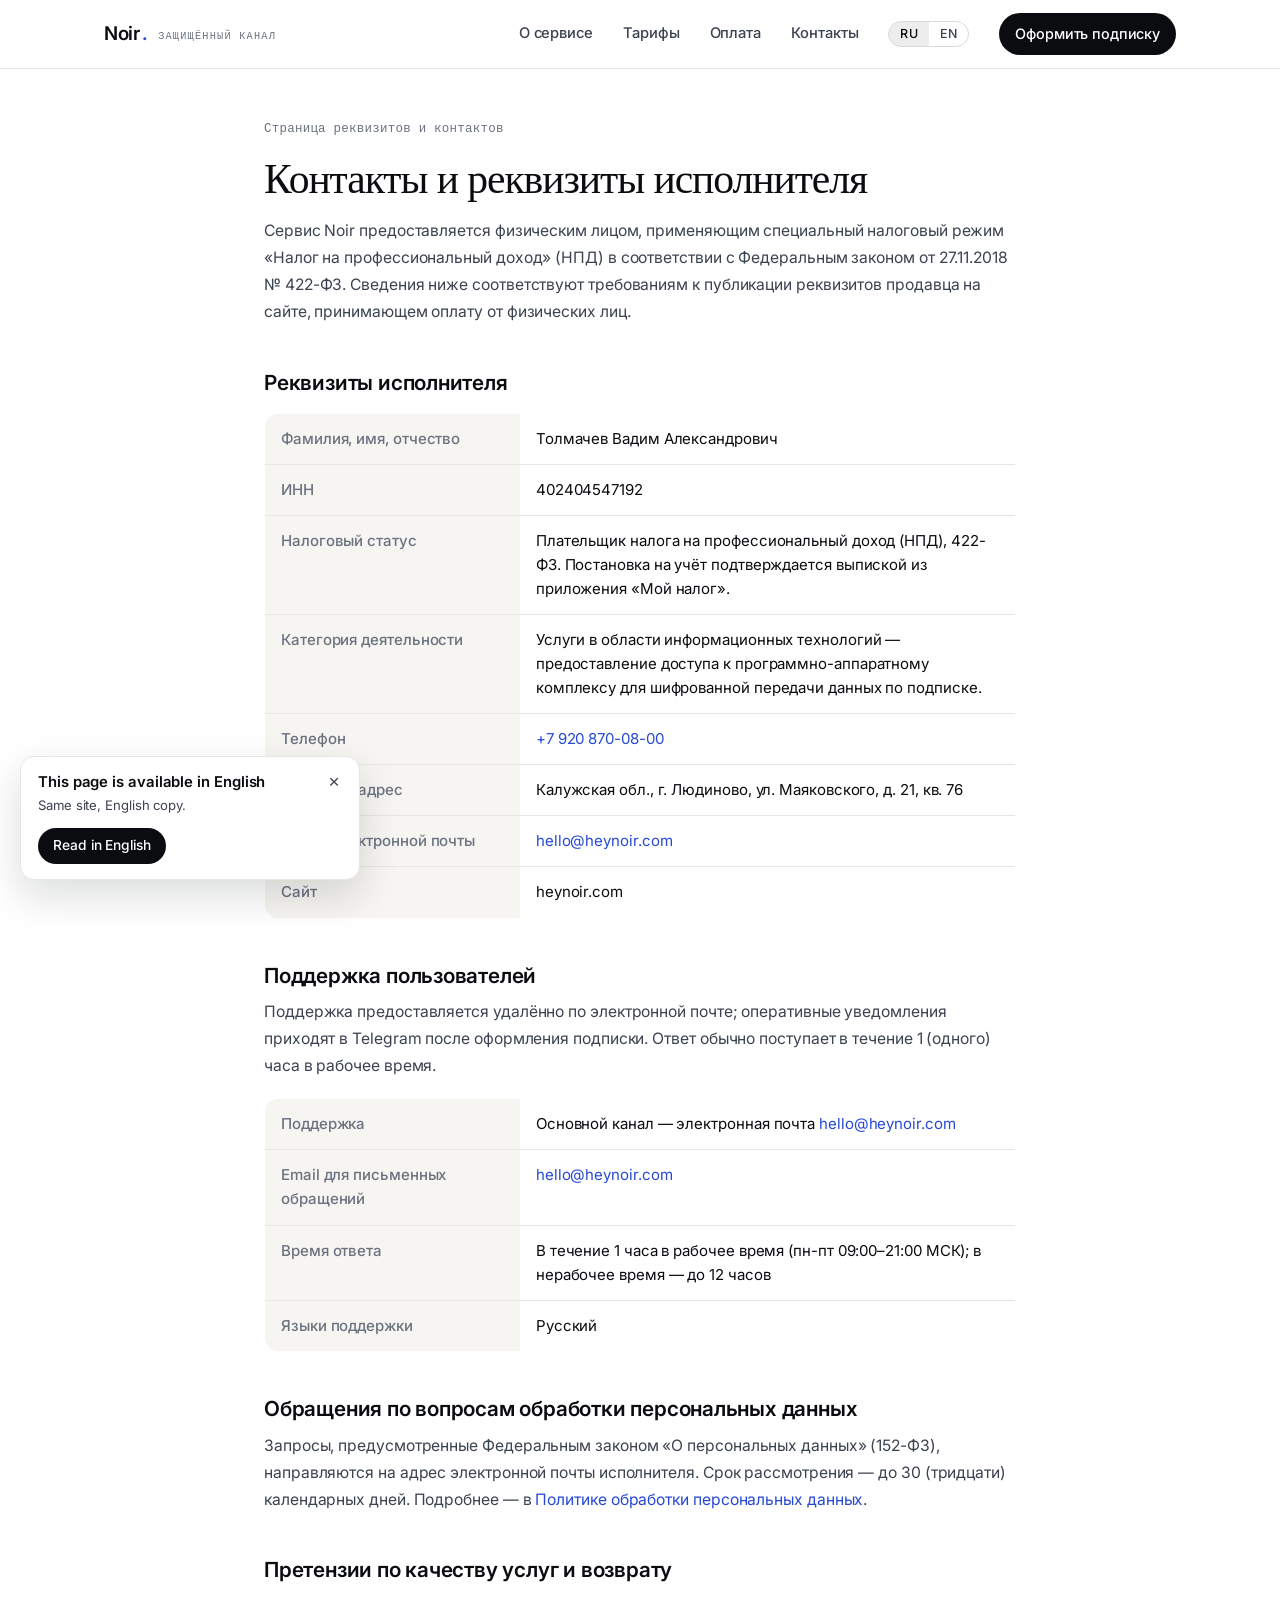
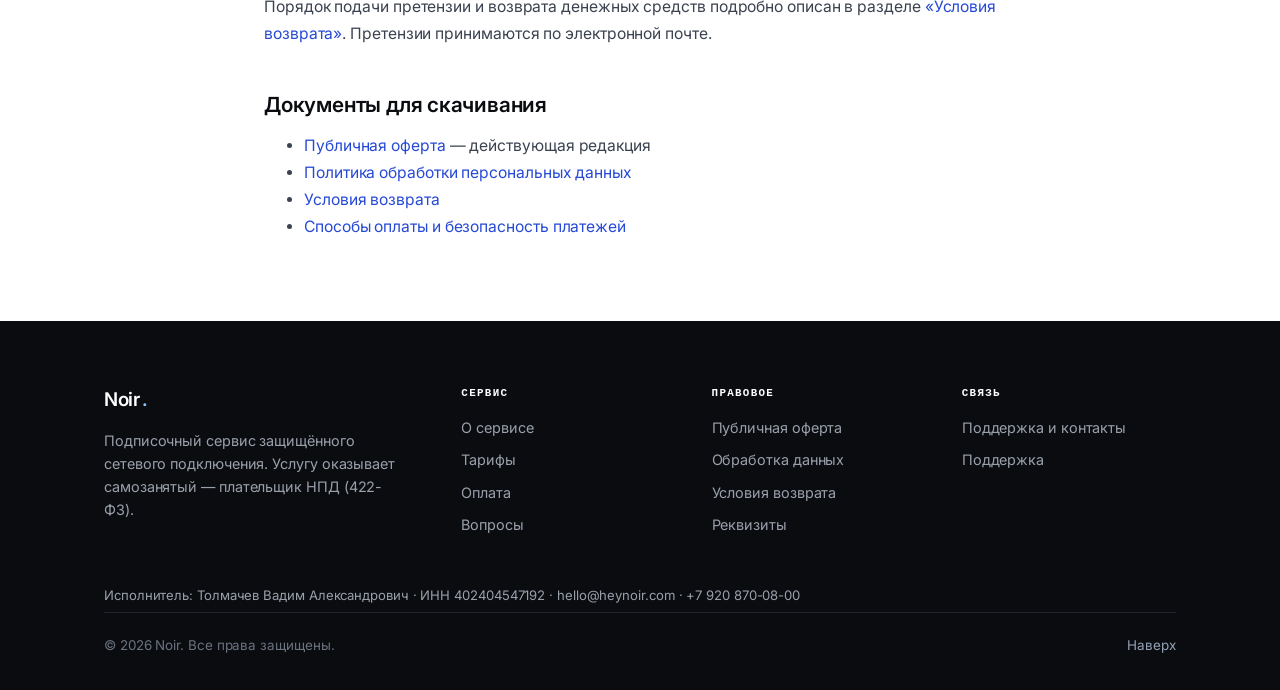
<file: contacts.html>
<!doctype html>
<html lang="ru">
<head>
  <meta charset="utf-8">
  <meta name="viewport" content="width=device-width, initial-scale=1">
  <title>Контакты и реквизиты — Noir</title>
  <meta name="description" content="Полные реквизиты исполнителя сервиса Noir, контакты поддержки, способы связи.">
  <link rel="icon" href="/favicon.svg" type="image/svg+xml">
  <link rel="preconnect" href="https://fonts.googleapis.com">
  <link rel="preconnect" href="https://fonts.gstatic.com" crossorigin>
  <link rel="stylesheet" href="https://fonts.googleapis.com/css2?family=Inter:wght@400;500;600&display=swap">
  <link rel="stylesheet" href="/noir-corp.css">

  <meta property="og:locale" content="ru_RU">
  <meta property="og:locale:alternate" content="en_US">
  <link rel="alternate" hreflang="ru" href="https://heynoir.com/contacts.html">
  <link rel="alternate" hreflang="en" href="https://heynoir.com/en/contacts.html">
  <link rel="alternate" hreflang="x-default" href="https://heynoir.com/contacts.html">
<!-- Счётчик посещаемости: свой, на s.noirvpn.org, данные лежат у нас. -->
<script defer src="https://s.noirvpn.org/n.js" data-website-id="4ba6fdea-3851-48e6-a78a-fea0c8b20341"></script>
</head>
<body>

<header class="header">
  <div class="wrap nav">
    <a class="brand" href="/">Noir<span class="dot">.</span><span class="brand-sub">защищённый канал</span></a>
    <nav class="nav-links" id="nav-links">
      <a href="/#about">О сервисе</a>
      <a href="/#pricing">Тарифы</a>
      <a href="/payment-info.html">Оплата</a>
      <a href="/contacts.html">Контакты</a>
      <div class="lang" role="group" aria-label="Язык / Language">
        <span class="lang-on" aria-current="true">RU</span>
        <a href="/en/contacts.html" hreflang="en" lang="en" data-lang-to="en">EN</a>
      </div>
      <a class="nav-cta" href="/#pricing">Оформить подписку</a>
    </nav>
    <button class="burger" id="burger" aria-label="Меню" aria-expanded="false"><span></span><span></span><span></span></button>
  </div>
</header>

<main class="doc">
  <div class="wrap" style="max-width: 800px;">
    <div class="doc-meta">Страница реквизитов и контактов</div>
    <h1>Контакты и реквизиты исполнителя</h1>
    <p>Сервис Noir предоставляется физическим лицом, применяющим специальный налоговый режим «Налог на профессиональный доход» (НПД) в соответствии с Федеральным законом от 27.11.2018 № 422-ФЗ. Сведения ниже соответствуют требованиям к публикации реквизитов продавца на сайте, принимающем оплату от физических лиц.</p>

    <h2>Реквизиты исполнителя</h2>
    <table class="kv-table">
      <tr><th>Фамилия, имя, отчество</th><td>Толмачев Вадим Александрович</td></tr>
      <tr><th>ИНН</th><td>402404547192</td></tr>
      <tr><th>Налоговый статус</th><td>Плательщик налога на профессиональный доход (НПД), 422-ФЗ. Постановка на учёт подтверждается выпиской из приложения «Мой налог».</td></tr>
      <tr><th>Категория деятельности</th><td>Услуги в области информационных технологий — предоставление доступа к программно-аппаратному комплексу для шифрованной передачи данных по подписке.</td></tr>
      <tr><th>Телефон</th><td><a href="tel:+79208700800">+7 920 870-08-00</a></td></tr>
      <tr><th>Почтовый адрес</th><td>Калужская обл., г. Людиново, ул. Маяковского, д. 21, кв. 76</td></tr>
      <tr><th>Адрес электронной почты</th><td><a href="mailto:hello@heynoir.com">hello@heynoir.com</a></td></tr>
      <tr><th>Сайт</th><td>heynoir.com</td></tr>
    </table>

    <h2>Поддержка пользователей</h2>
    <p>Поддержка предоставляется удалённо по электронной почте; оперативные уведомления приходят в Telegram после оформления подписки. Ответ обычно поступает в течение 1 (одного) часа в рабочее время.</p>
    <table class="kv-table">
      <tr><th>Поддержка</th><td>Основной канал — электронная почта <a href="mailto:hello@heynoir.com">hello@heynoir.com</a></td></tr>
      <tr><th>Email для письменных обращений</th><td><a href="mailto:hello@heynoir.com">hello@heynoir.com</a></td></tr>
      <tr><th>Время ответа</th><td>В течение 1 часа в рабочее время (пн-пт 09:00–21:00 МСК); в нерабочее время — до 12 часов</td></tr>
      <tr><th>Языки поддержки</th><td>Русский</td></tr>
    </table>

    <h2>Обращения по вопросам обработки персональных данных</h2>
    <p>Запросы, предусмотренные Федеральным законом «О персональных данных» (152-ФЗ), направляются на адрес электронной почты исполнителя. Срок рассмотрения — до 30 (тридцати) календарных дней. Подробнее — в <a href="/privacy.html">Политике обработки персональных данных</a>.</p>

    <h2>Претензии по качеству услуг и возврату</h2>
    <p>Порядок подачи претензии и возврата денежных средств подробно описан в разделе <a href="/refund.html">«Условия возврата»</a>. Претензии принимаются по электронной почте.</p>

    <h2>Документы для скачивания</h2>
    <ul>
      <li><a href="/offer.html">Публичная оферта</a> — действующая редакция</li>
      <li><a href="/privacy.html">Политика обработки персональных данных</a></li>
      <li><a href="/refund.html">Условия возврата</a></li>
      <li><a href="/payment-info.html">Способы оплаты и безопасность платежей</a></li>
    </ul>
  </div>
</main>

<footer class="footer">
  <div class="wrap">
    <div class="foot-grid">
      <div class="foot-brand">
        <a class="brand" href="/" style="color: #fff;">Noir<span class="dot" style="color: #93c5fd;">.</span></a>
        <p>Подписочный сервис защищённого сетевого подключения. Услугу оказывает самозанятый — плательщик НПД (422-ФЗ).</p>
      </div>
      <div class="foot-col">
        <h4>Сервис</h4>
        <a href="/#about">О сервисе</a>
        <a href="/#pricing">Тарифы</a>
        <a href="/payment-info.html">Оплата</a>
        <a href="/#faq">Вопросы</a>
      </div>
      <div class="foot-col">
        <h4>Правовое</h4>
        <a href="/offer.html">Публичная оферта</a>
        <a href="/privacy.html">Обработка данных</a>
        <a href="/refund.html">Условия возврата</a>
        <a href="/contacts.html">Реквизиты</a>
      </div>
      <div class="foot-col">
        <h4>Связь</h4>
        <a href="/contacts.html">Поддержка и контакты</a>
        <a href="/contacts.html">Поддержка</a>
      </div>
    </div>
    <p class="foot-req">Исполнитель: Толмачев Вадим Александрович · ИНН 402404547192 · <a href="mailto:hello@heynoir.com">hello@heynoir.com</a> · <a href="tel:+79208700800">+7 920 870-08-00</a></p>
      <div class="foot-bottom">
      <span>© 2026 Noir. Все права защищены.</span>
      <a href="#" style="color: #94a3b8;">Наверх</a>
    </div>
  </div>
</footer>

<script src="/noir-corp.js" defer></script>
</body>
</html>
</file>
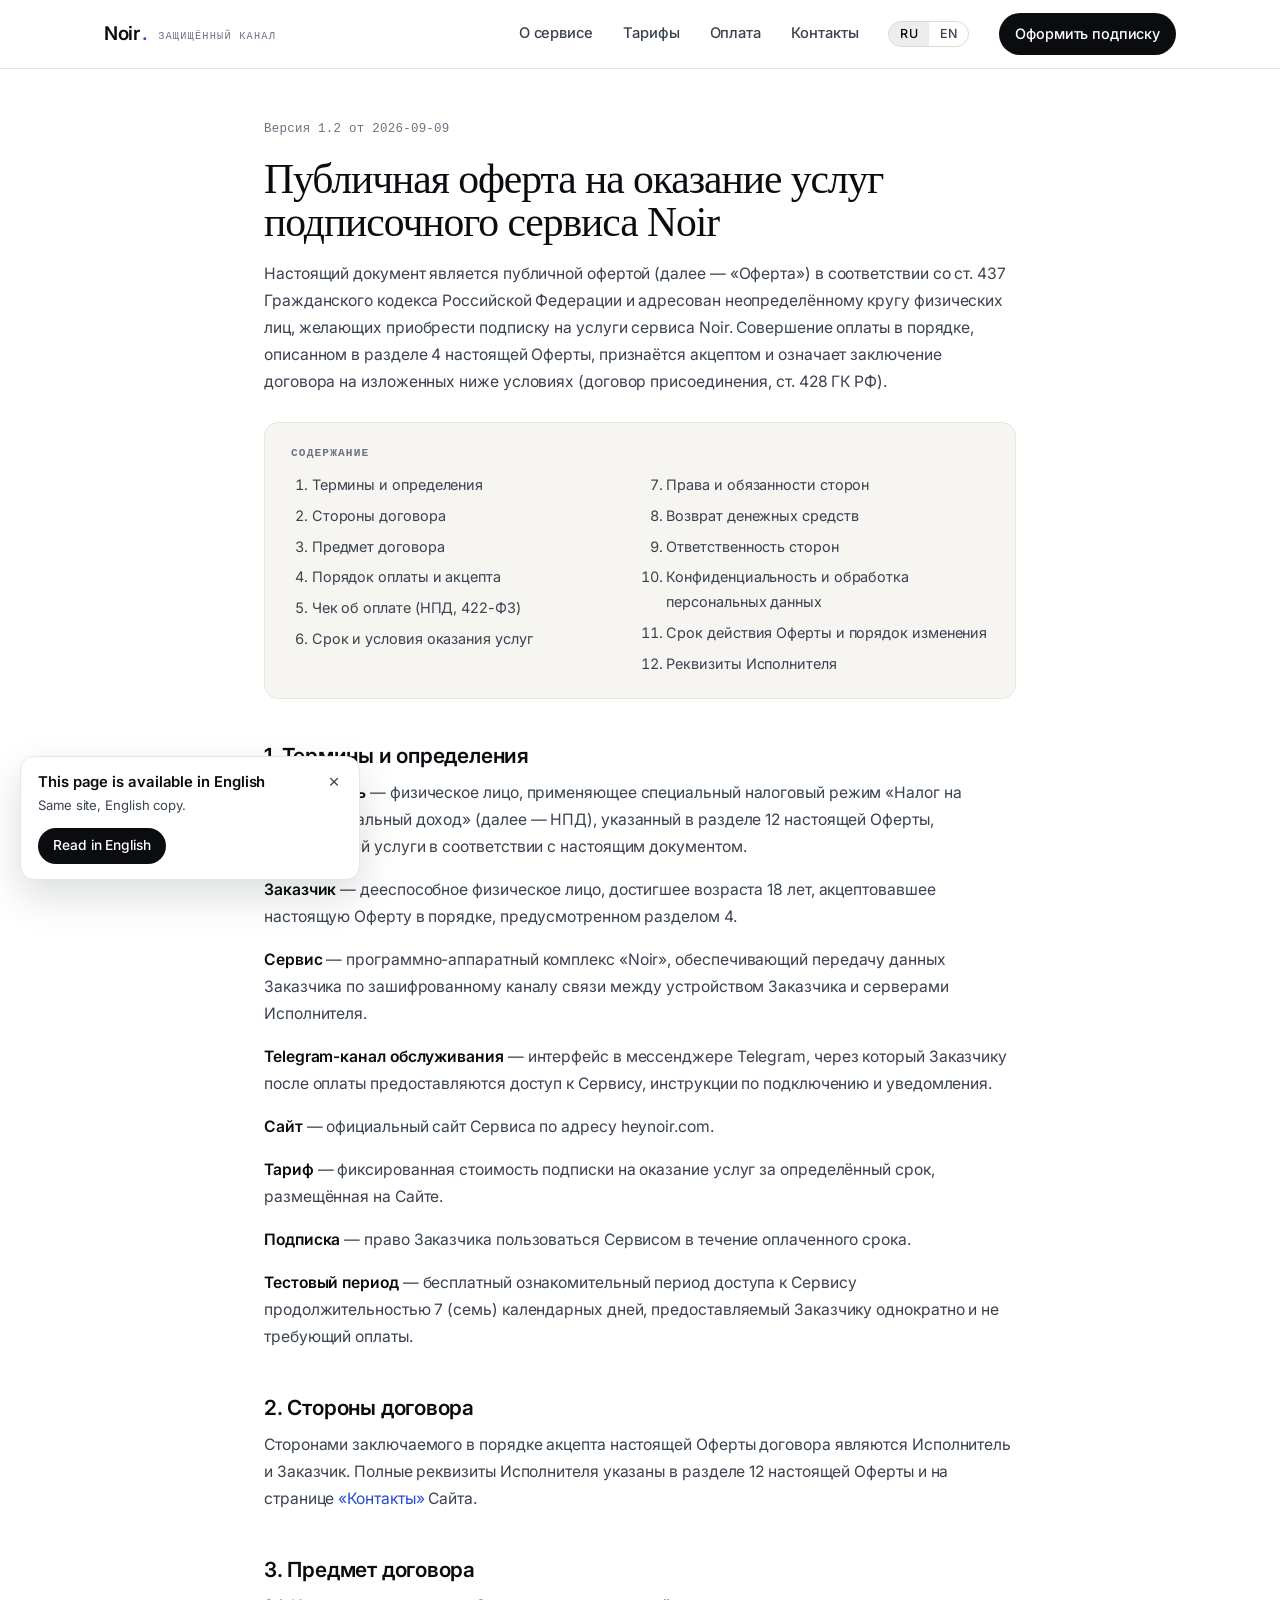
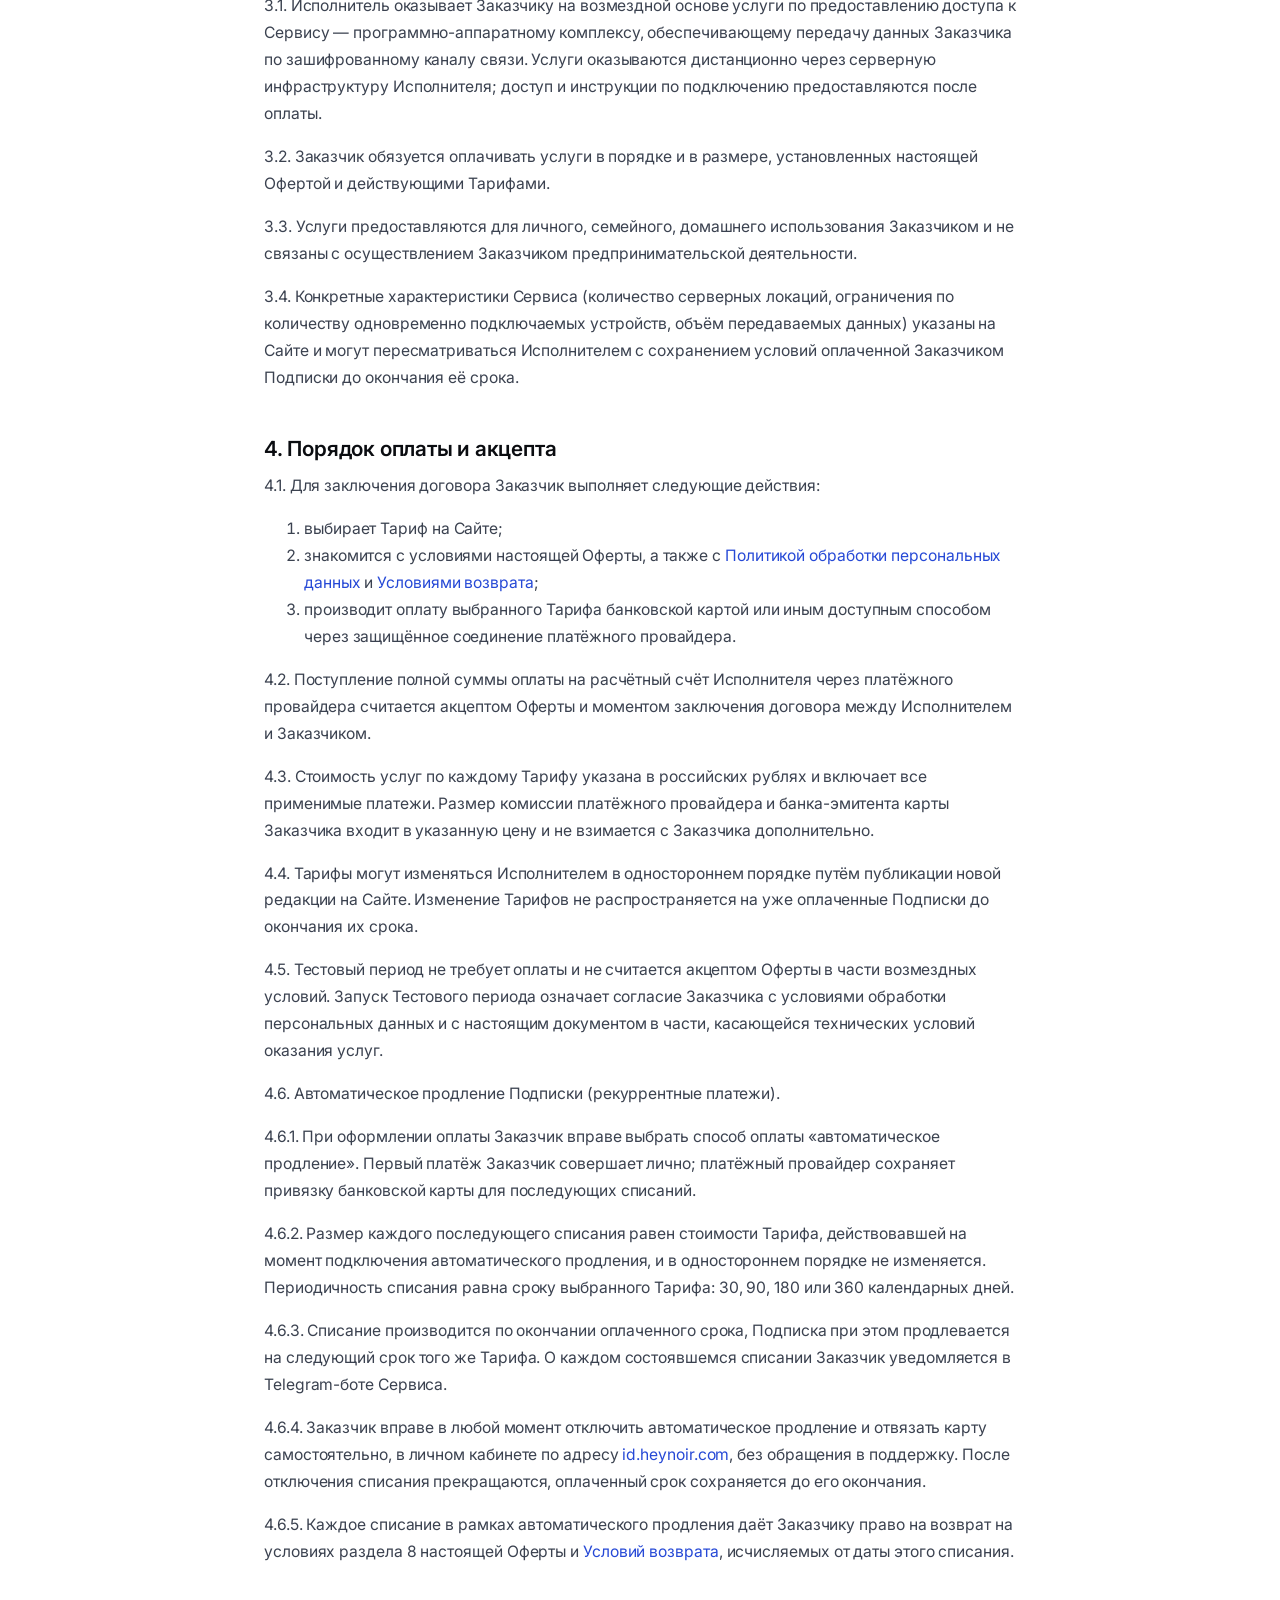
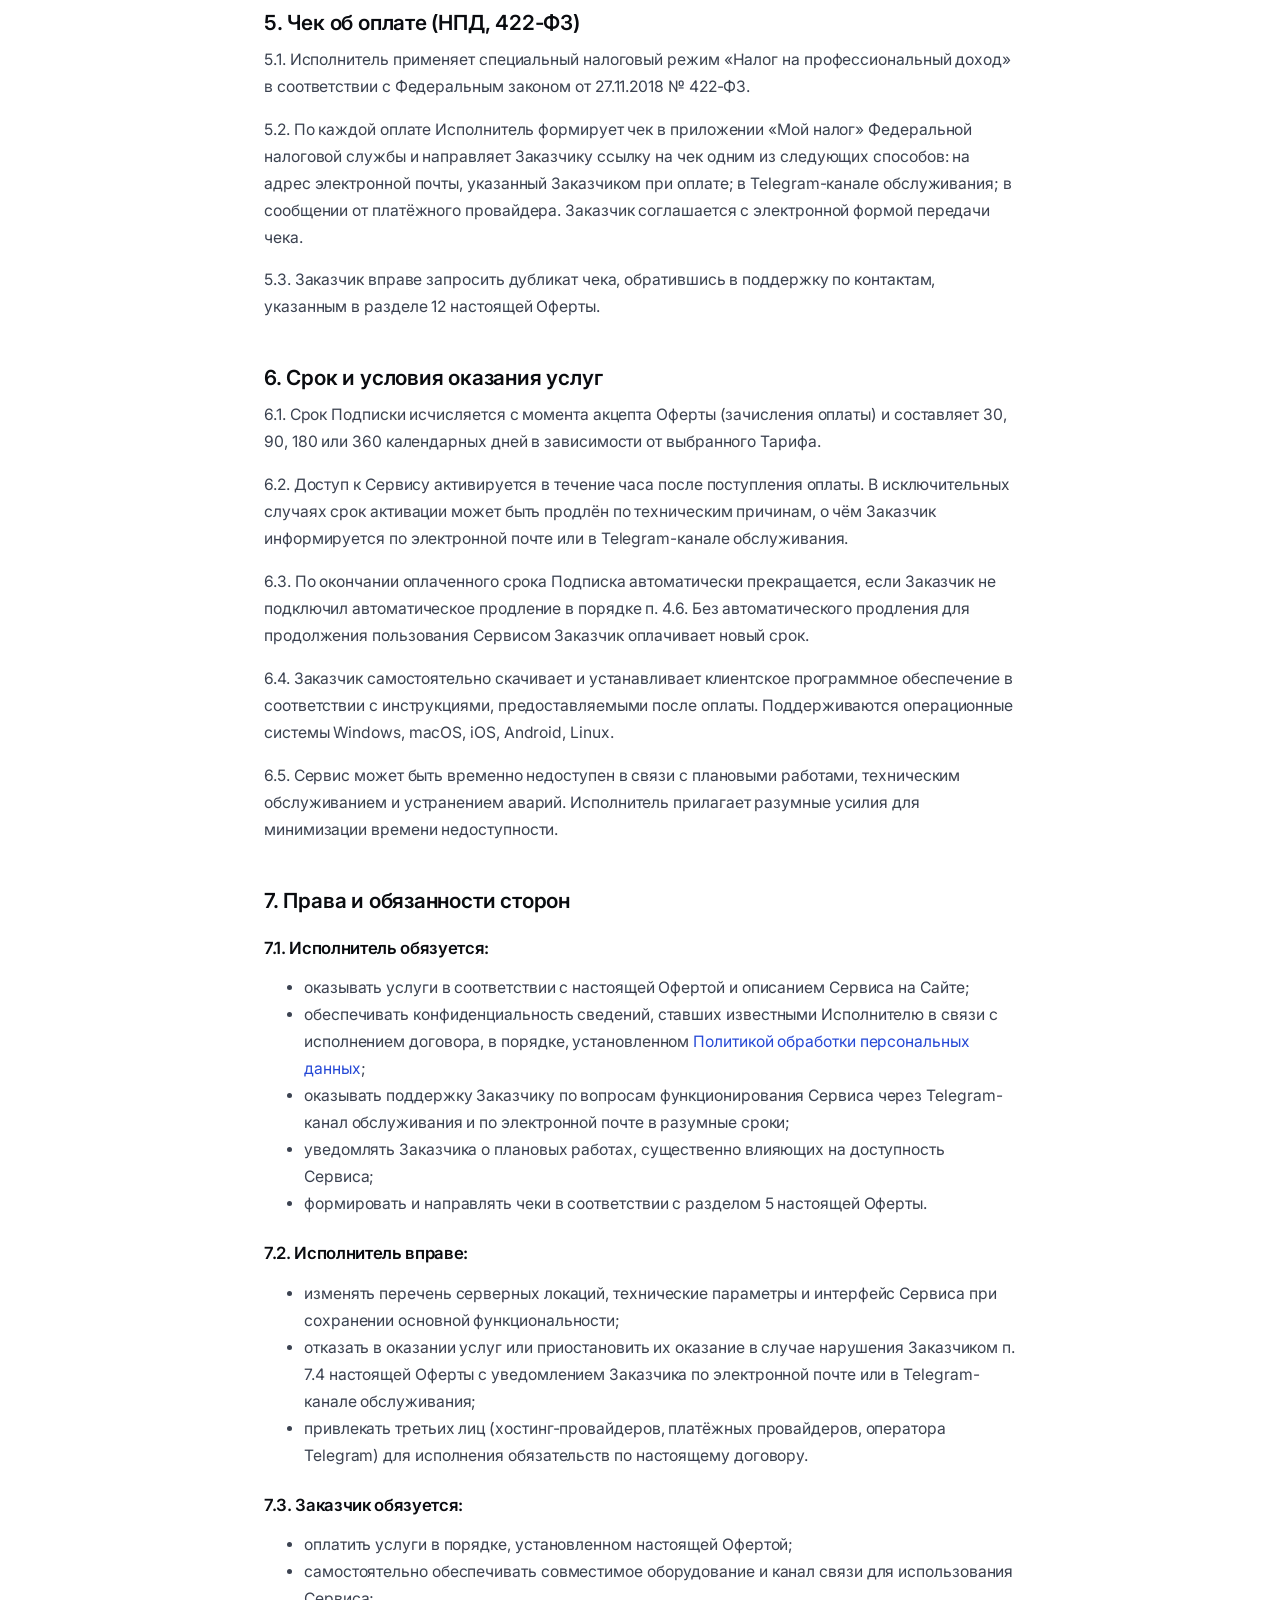
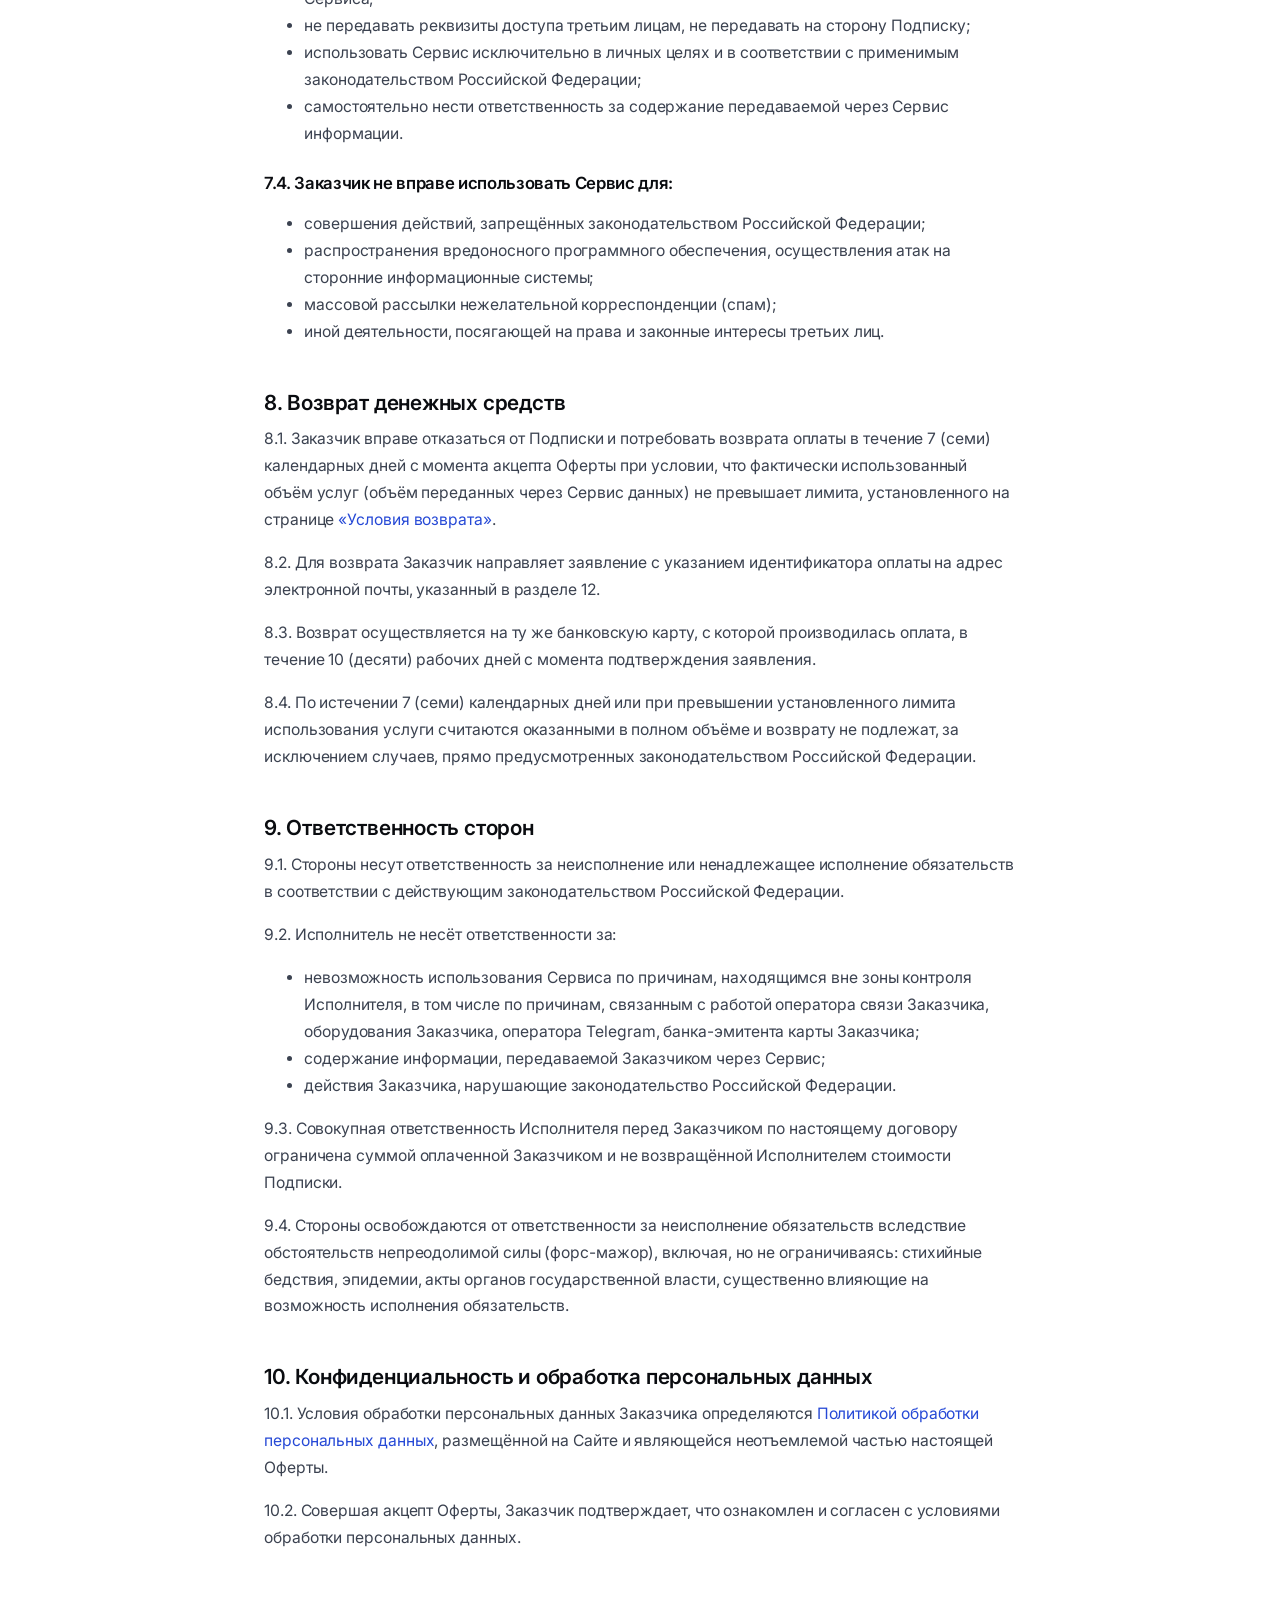
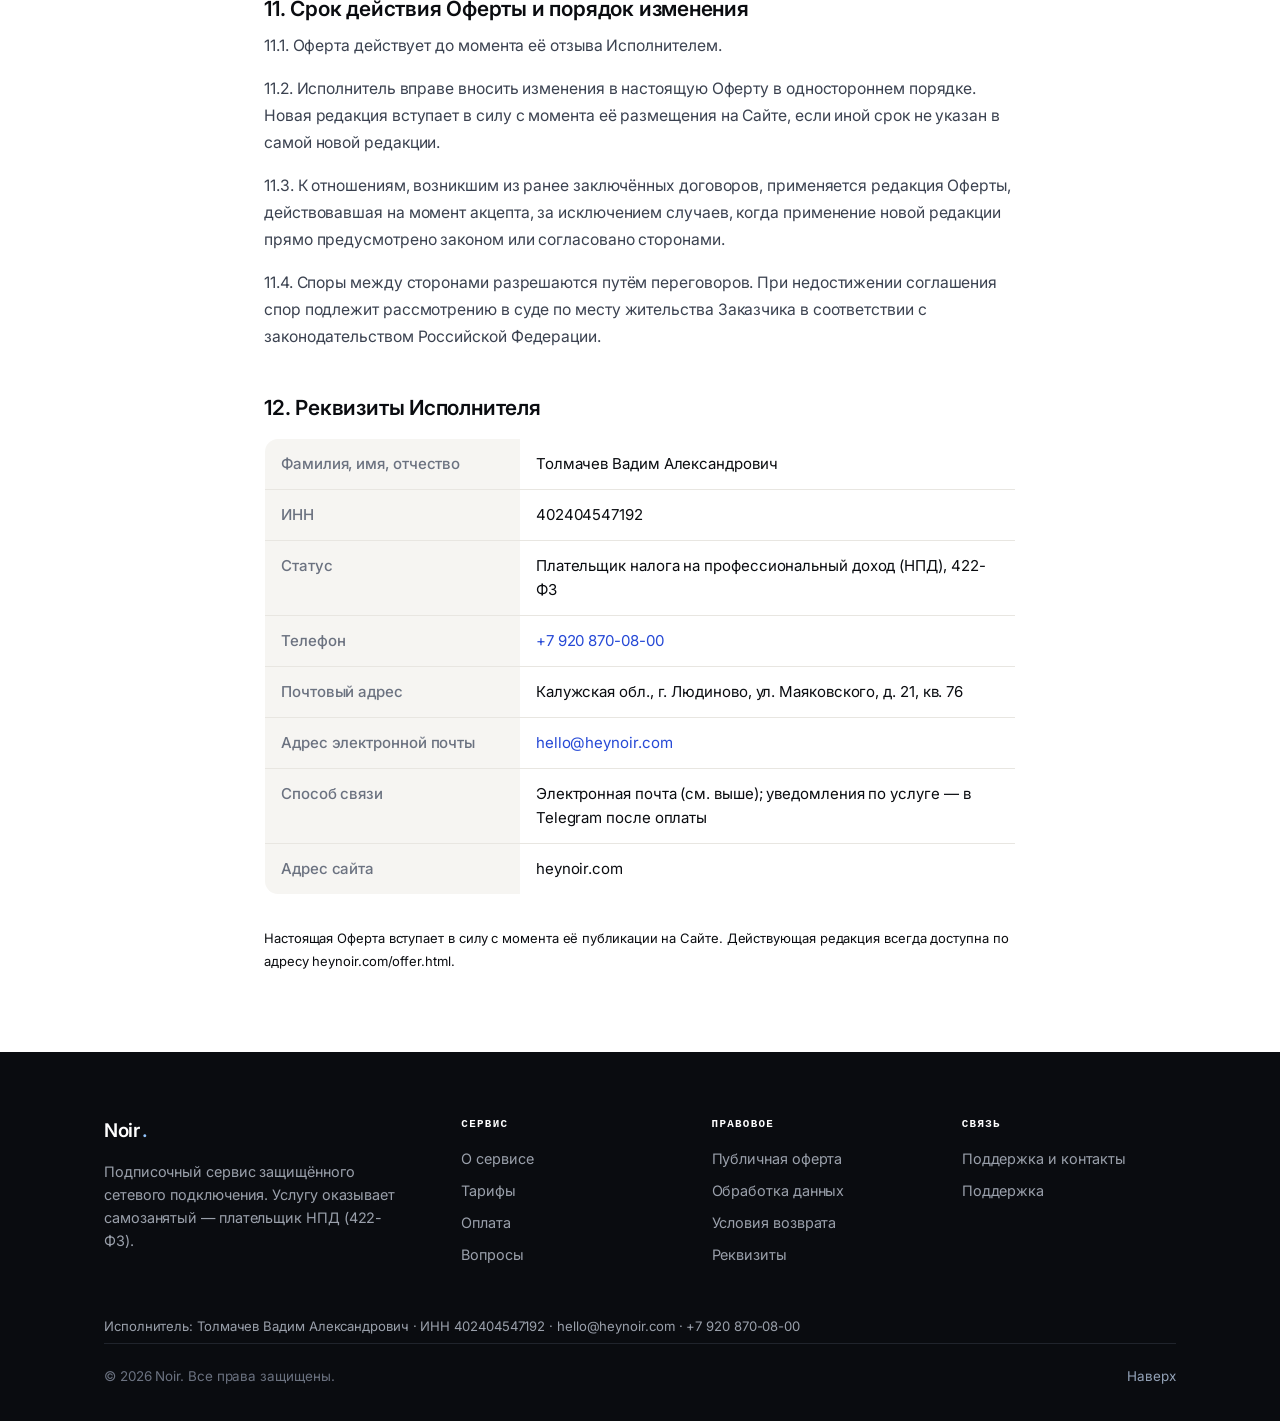
<file: offer.html>
<!doctype html>
<html lang="ru">
<head>
  <meta charset="utf-8">
  <meta name="viewport" content="width=device-width, initial-scale=1">
  <title>Публичная оферта — Noir</title>
  <meta name="description" content="Публичная оферта на оказание услуг подписочного сервиса Noir. Договор присоединения по 422-ФЗ.">
  <link rel="icon" href="/favicon.svg" type="image/svg+xml">
  <link rel="preconnect" href="https://fonts.googleapis.com">
  <link rel="preconnect" href="https://fonts.gstatic.com" crossorigin>
  <link rel="stylesheet" href="https://fonts.googleapis.com/css2?family=Inter:wght@400;500;600&display=swap">
  <link rel="stylesheet" href="/noir-corp.css">

  <meta property="og:locale" content="ru_RU">
  <meta property="og:locale:alternate" content="en_US">
  <link rel="alternate" hreflang="ru" href="https://heynoir.com/offer.html">
  <link rel="alternate" hreflang="en" href="https://heynoir.com/en/offer.html">
  <link rel="alternate" hreflang="x-default" href="https://heynoir.com/offer.html">
<!-- Счётчик посещаемости: свой, на s.noirvpn.org, данные лежат у нас. -->
<script defer src="https://s.noirvpn.org/n.js" data-website-id="4ba6fdea-3851-48e6-a78a-fea0c8b20341"></script>
</head>
<body>

<header class="header">
  <div class="wrap nav">
    <a class="brand" href="/">Noir<span class="dot">.</span><span class="brand-sub">защищённый канал</span></a>
    <nav class="nav-links" id="nav-links">
      <a href="/#about">О сервисе</a>
      <a href="/#pricing">Тарифы</a>
      <a href="/payment-info.html">Оплата</a>
      <a href="/contacts.html">Контакты</a>
      <div class="lang" role="group" aria-label="Язык / Language">
        <span class="lang-on" aria-current="true">RU</span>
        <a href="/en/offer.html" hreflang="en" lang="en" data-lang-to="en">EN</a>
      </div>
      <a class="nav-cta" href="/#pricing">Оформить подписку</a>
    </nav>
    <button class="burger" id="burger" aria-label="Меню" aria-expanded="false"><span></span><span></span><span></span></button>
  </div>
</header>

<main class="doc">
  <div class="wrap" style="max-width: 800px;">
    <div class="doc-meta">Версия 1.2 от 2026-09-09</div>
    <h1>Публичная оферта на оказание услуг подписочного сервиса Noir</h1>
    <p>Настоящий документ является публичной офертой (далее — «Оферта») в соответствии со ст. 437 Гражданского кодекса Российской Федерации и адресован неопределённому кругу физических лиц, желающих приобрести подписку на услуги сервиса Noir. Совершение оплаты в порядке, описанном в разделе 4 настоящей Оферты, признаётся акцептом и означает заключение договора на изложенных ниже условиях (договор присоединения, ст. 428 ГК РФ).</p>

    <div class="toc">
      <h4>Содержание</h4>
      <ol>
        <li><a href="#s1">Термины и определения</a></li>
        <li><a href="#s2">Стороны договора</a></li>
        <li><a href="#s3">Предмет договора</a></li>
        <li><a href="#s4">Порядок оплаты и акцепта</a></li>
        <li><a href="#s5">Чек об оплате (НПД, 422-ФЗ)</a></li>
        <li><a href="#s6">Срок и условия оказания услуг</a></li>
        <li><a href="#s7">Права и обязанности сторон</a></li>
        <li><a href="#s8">Возврат денежных средств</a></li>
        <li><a href="#s9">Ответственность сторон</a></li>
        <li><a href="#s10">Конфиденциальность и обработка персональных данных</a></li>
        <li><a href="#s11">Срок действия Оферты и порядок изменения</a></li>
        <li><a href="#s12">Реквизиты Исполнителя</a></li>
      </ol>
    </div>

    <h2 id="s1">1. Термины и определения</h2>
    <p><strong>Исполнитель</strong> — физическое лицо, применяющее специальный налоговый режим «Налог на профессиональный доход» (далее — НПД), указанный в разделе 12 настоящей Оферты, оказывающий услуги в соответствии с настоящим документом.</p>
    <p><strong>Заказчик</strong> — дееспособное физическое лицо, достигшее возраста 18 лет, акцептовавшее настоящую Оферту в порядке, предусмотренном разделом 4.</p>
    <p><strong>Сервис</strong> — программно-аппаратный комплекс «Noir», обеспечивающий передачу данных Заказчика по зашифрованному каналу связи между устройством Заказчика и серверами Исполнителя.</p>
    <p><strong>Telegram-канал обслуживания</strong> — интерфейс в мессенджере Telegram, через который Заказчику после оплаты предоставляются доступ к Сервису, инструкции по подключению и уведомления.</p>
    <p><strong>Сайт</strong> — официальный сайт Сервиса по адресу heynoir.com.</p>
    <p><strong>Тариф</strong> — фиксированная стоимость подписки на оказание услуг за определённый срок, размещённая на Сайте.</p>
    <p><strong>Подписка</strong> — право Заказчика пользоваться Сервисом в течение оплаченного срока.</p>
    <p><strong>Тестовый период</strong> — бесплатный ознакомительный период доступа к Сервису продолжительностью 7 (семь) календарных дней, предоставляемый Заказчику однократно и не требующий оплаты.</p>

    <h2 id="s2">2. Стороны договора</h2>
    <p>Сторонами заключаемого в порядке акцепта настоящей Оферты договора являются Исполнитель и Заказчик. Полные реквизиты Исполнителя указаны в разделе 12 настоящей Оферты и на странице <a href="/contacts.html">«Контакты»</a> Сайта.</p>

    <h2 id="s3">3. Предмет договора</h2>
    <p>3.1. Исполнитель оказывает Заказчику на возмездной основе услуги по предоставлению доступа к Сервису — программно-аппаратному комплексу, обеспечивающему передачу данных Заказчика по зашифрованному каналу связи. Услуги оказываются дистанционно через серверную инфраструктуру Исполнителя; доступ и инструкции по подключению предоставляются после оплаты.</p>
    <p>3.2. Заказчик обязуется оплачивать услуги в порядке и в размере, установленных настоящей Офертой и действующими Тарифами.</p>
    <p>3.3. Услуги предоставляются для личного, семейного, домашнего использования Заказчиком и не связаны с осуществлением Заказчиком предпринимательской деятельности.</p>
    <p>3.4. Конкретные характеристики Сервиса (количество серверных локаций, ограничения по количеству одновременно подключаемых устройств, объём передаваемых данных) указаны на Сайте и могут пересматриваться Исполнителем с сохранением условий оплаченной Заказчиком Подписки до окончания её срока.</p>

    <h2 id="s4">4. Порядок оплаты и акцепта</h2>
    <p>4.1. Для заключения договора Заказчик выполняет следующие действия:</p>
    <ol>
      <li>выбирает Тариф на Сайте;</li>
      <li>знакомится с условиями настоящей Оферты, а также с <a href="/privacy.html">Политикой обработки персональных данных</a> и <a href="/refund.html">Условиями возврата</a>;</li>
      <li>производит оплату выбранного Тарифа банковской картой или иным доступным способом через защищённое соединение платёжного провайдера.</li>
    </ol>
    <p>4.2. Поступление полной суммы оплаты на расчётный счёт Исполнителя через платёжного провайдера считается акцептом Оферты и моментом заключения договора между Исполнителем и Заказчиком.</p>
    <p>4.3. Стоимость услуг по каждому Тарифу указана в российских рублях и включает все применимые платежи. Размер комиссии платёжного провайдера и банка-эмитента карты Заказчика входит в указанную цену и не взимается с Заказчика дополнительно.</p>
    <p>4.4. Тарифы могут изменяться Исполнителем в одностороннем порядке путём публикации новой редакции на Сайте. Изменение Тарифов не распространяется на уже оплаченные Подписки до окончания их срока.</p>
    <p>4.5. Тестовый период не требует оплаты и не считается акцептом Оферты в части возмездных условий. Запуск Тестового периода означает согласие Заказчика с условиями обработки персональных данных и с настоящим документом в части, касающейся технических условий оказания услуг.</p>
    <p>4.6. Автоматическое продление Подписки (рекуррентные платежи).</p>
    <p>4.6.1. При оформлении оплаты Заказчик вправе выбрать способ оплаты «автоматическое продление». Первый платёж Заказчик совершает лично; платёжный провайдер сохраняет привязку банковской карты для последующих списаний.</p>
    <p>4.6.2. Размер каждого последующего списания равен стоимости Тарифа, действовавшей на момент подключения автоматического продления, и в одностороннем порядке не изменяется. Периодичность списания равна сроку выбранного Тарифа: 30, 90, 180 или 360 календарных дней.</p>
    <p>4.6.3. Списание производится по окончании оплаченного срока, Подписка при этом продлевается на следующий срок того же Тарифа. О каждом состоявшемся списании Заказчик уведомляется в Telegram-боте Сервиса.</p>
    <p>4.6.4. Заказчик вправе в любой момент отключить автоматическое продление и отвязать карту самостоятельно, в личном кабинете по адресу <a href="https://id.heynoir.com/">id.heynoir.com</a>, без обращения в поддержку. После отключения списания прекращаются, оплаченный срок сохраняется до его окончания.</p>
    <p>4.6.5. Каждое списание в рамках автоматического продления даёт Заказчику право на возврат на условиях раздела 8 настоящей Оферты и <a href="/refund.html">Условий возврата</a>, исчисляемых от даты этого списания.</p>

    <h2 id="s5">5. Чек об оплате (НПД, 422-ФЗ)</h2>
    <p>5.1. Исполнитель применяет специальный налоговый режим «Налог на профессиональный доход» в соответствии с Федеральным законом от 27.11.2018 № 422-ФЗ.</p>
    <p>5.2. По каждой оплате Исполнитель формирует чек в приложении «Мой налог» Федеральной налоговой службы и направляет Заказчику ссылку на чек одним из следующих способов: на адрес электронной почты, указанный Заказчиком при оплате; в Telegram-канале обслуживания; в сообщении от платёжного провайдера. Заказчик соглашается с электронной формой передачи чека.</p>
    <p>5.3. Заказчик вправе запросить дубликат чека, обратившись в поддержку по контактам, указанным в разделе 12 настоящей Оферты.</p>

    <h2 id="s6">6. Срок и условия оказания услуг</h2>
    <p>6.1. Срок Подписки исчисляется с момента акцепта Оферты (зачисления оплаты) и составляет 30, 90, 180 или 360 календарных дней в зависимости от выбранного Тарифа.</p>
    <p>6.2. Доступ к Сервису активируется в течение часа после поступления оплаты. В исключительных случаях срок активации может быть продлён по техническим причинам, о чём Заказчик информируется по электронной почте или в Telegram-канале обслуживания.</p>
    <p>6.3. По окончании оплаченного срока Подписка автоматически прекращается, если Заказчик не подключил автоматическое продление в порядке п. 4.6. Без автоматического продления для продолжения пользования Сервисом Заказчик оплачивает новый срок.</p>
    <p>6.4. Заказчик самостоятельно скачивает и устанавливает клиентское программное обеспечение в соответствии с инструкциями, предоставляемыми после оплаты. Поддерживаются операционные системы Windows, macOS, iOS, Android, Linux.</p>
    <p>6.5. Сервис может быть временно недоступен в связи с плановыми работами, техническим обслуживанием и устранением аварий. Исполнитель прилагает разумные усилия для минимизации времени недоступности.</p>

    <h2 id="s7">7. Права и обязанности сторон</h2>
    <h3>7.1. Исполнитель обязуется:</h3>
    <ul>
      <li>оказывать услуги в соответствии с настоящей Офертой и описанием Сервиса на Сайте;</li>
      <li>обеспечивать конфиденциальность сведений, ставших известными Исполнителю в связи с исполнением договора, в порядке, установленном <a href="/privacy.html">Политикой обработки персональных данных</a>;</li>
      <li>оказывать поддержку Заказчику по вопросам функционирования Сервиса через Telegram-канал обслуживания и по электронной почте в разумные сроки;</li>
      <li>уведомлять Заказчика о плановых работах, существенно влияющих на доступность Сервиса;</li>
      <li>формировать и направлять чеки в соответствии с разделом 5 настоящей Оферты.</li>
    </ul>
    <h3>7.2. Исполнитель вправе:</h3>
    <ul>
      <li>изменять перечень серверных локаций, технические параметры и интерфейс Сервиса при сохранении основной функциональности;</li>
      <li>отказать в оказании услуг или приостановить их оказание в случае нарушения Заказчиком п. 7.4 настоящей Оферты с уведомлением Заказчика по электронной почте или в Telegram-канале обслуживания;</li>
      <li>привлекать третьих лиц (хостинг-провайдеров, платёжных провайдеров, оператора Telegram) для исполнения обязательств по настоящему договору.</li>
    </ul>
    <h3>7.3. Заказчик обязуется:</h3>
    <ul>
      <li>оплатить услуги в порядке, установленном настоящей Офертой;</li>
      <li>самостоятельно обеспечивать совместимое оборудование и канал связи для использования Сервиса;</li>
      <li>не передавать реквизиты доступа третьим лицам, не передавать на сторону Подписку;</li>
      <li>использовать Сервис исключительно в личных целях и в соответствии с применимым законодательством Российской Федерации;</li>
      <li>самостоятельно нести ответственность за содержание передаваемой через Сервис информации.</li>
    </ul>
    <h3>7.4. Заказчик не вправе использовать Сервис для:</h3>
    <ul>
      <li>совершения действий, запрещённых законодательством Российской Федерации;</li>
      <li>распространения вредоносного программного обеспечения, осуществления атак на сторонние информационные системы;</li>
      <li>массовой рассылки нежелательной корреспонденции (спам);</li>
      <li>иной деятельности, посягающей на права и законные интересы третьих лиц.</li>
    </ul>

    <h2 id="s8">8. Возврат денежных средств</h2>
    <p>8.1. Заказчик вправе отказаться от Подписки и потребовать возврата оплаты в течение 7 (семи) календарных дней с момента акцепта Оферты при условии, что фактически использованный объём услуг (объём переданных через Сервис данных) не превышает лимита, установленного на странице <a href="/refund.html">«Условия возврата»</a>.</p>
    <p>8.2. Для возврата Заказчик направляет заявление с указанием идентификатора оплаты на адрес электронной почты, указанный в разделе 12.</p>
    <p>8.3. Возврат осуществляется на ту же банковскую карту, с которой производилась оплата, в течение 10 (десяти) рабочих дней с момента подтверждения заявления.</p>
    <p>8.4. По истечении 7 (семи) календарных дней или при превышении установленного лимита использования услуги считаются оказанными в полном объёме и возврату не подлежат, за исключением случаев, прямо предусмотренных законодательством Российской Федерации.</p>

    <h2 id="s9">9. Ответственность сторон</h2>
    <p>9.1. Стороны несут ответственность за неисполнение или ненадлежащее исполнение обязательств в соответствии с действующим законодательством Российской Федерации.</p>
    <p>9.2. Исполнитель не несёт ответственности за:</p>
    <ul>
      <li>невозможность использования Сервиса по причинам, находящимся вне зоны контроля Исполнителя, в том числе по причинам, связанным с работой оператора связи Заказчика, оборудования Заказчика, оператора Telegram, банка-эмитента карты Заказчика;</li>
      <li>содержание информации, передаваемой Заказчиком через Сервис;</li>
      <li>действия Заказчика, нарушающие законодательство Российской Федерации.</li>
    </ul>
    <p>9.3. Совокупная ответственность Исполнителя перед Заказчиком по настоящему договору ограничена суммой оплаченной Заказчиком и не возвращённой Исполнителем стоимости Подписки.</p>
    <p>9.4. Стороны освобождаются от ответственности за неисполнение обязательств вследствие обстоятельств непреодолимой силы (форс-мажор), включая, но не ограничиваясь: стихийные бедствия, эпидемии, акты органов государственной власти, существенно влияющие на возможность исполнения обязательств.</p>

    <h2 id="s10">10. Конфиденциальность и обработка персональных данных</h2>
    <p>10.1. Условия обработки персональных данных Заказчика определяются <a href="/privacy.html">Политикой обработки персональных данных</a>, размещённой на Сайте и являющейся неотъемлемой частью настоящей Оферты.</p>
    <p>10.2. Совершая акцепт Оферты, Заказчик подтверждает, что ознакомлен и согласен с условиями обработки персональных данных.</p>

    <h2 id="s11">11. Срок действия Оферты и порядок изменения</h2>
    <p>11.1. Оферта действует до момента её отзыва Исполнителем.</p>
    <p>11.2. Исполнитель вправе вносить изменения в настоящую Оферту в одностороннем порядке. Новая редакция вступает в силу с момента её размещения на Сайте, если иной срок не указан в самой новой редакции.</p>
    <p>11.3. К отношениям, возникшим из ранее заключённых договоров, применяется редакция Оферты, действовавшая на момент акцепта, за исключением случаев, когда применение новой редакции прямо предусмотрено законом или согласовано сторонами.</p>
    <p>11.4. Споры между сторонами разрешаются путём переговоров. При недостижении соглашения спор подлежит рассмотрению в суде по месту жительства Заказчика в соответствии с законодательством Российской Федерации.</p>

    <h2 id="s12">12. Реквизиты Исполнителя</h2>
    <table class="kv-table">
      <tr><th>Фамилия, имя, отчество</th><td>Толмачев Вадим Александрович</td></tr>
      <tr><th>ИНН</th><td>402404547192</td></tr>
      <tr><th>Статус</th><td>Плательщик налога на профессиональный доход (НПД), 422-ФЗ</td></tr>
      <tr><th>Телефон</th><td><a href="tel:+79208700800">+7 920 870-08-00</a></td></tr>
      <tr><th>Почтовый адрес</th><td>Калужская обл., г. Людиново, ул. Маяковского, д. 21, кв. 76</td></tr>
      <tr><th>Адрес электронной почты</th><td><a href="mailto:hello@heynoir.com">hello@heynoir.com</a></td></tr>
      <tr><th>Способ связи</th><td>Электронная почта (см. выше); уведомления по услуге — в Telegram после оплаты</td></tr>
      <tr><th>Адрес сайта</th><td>heynoir.com</td></tr>
    </table>

    <p style="margin-top: 32px; font-size: 13px; color: var(--text-mute);">
      Настоящая Оферта вступает в силу с момента её публикации на Сайте.
      Действующая редакция всегда доступна по адресу heynoir.com/offer.html.
    </p>
  </div>
</main>

<footer class="footer">
  <div class="wrap">
    <div class="foot-grid">
      <div class="foot-brand">
        <a class="brand" href="/" style="color: #fff;">Noir<span class="dot" style="color: #93c5fd;">.</span></a>
        <p>Подписочный сервис защищённого сетевого подключения. Услугу оказывает самозанятый — плательщик НПД (422-ФЗ).</p>
      </div>
      <div class="foot-col">
        <h4>Сервис</h4>
        <a href="/#about">О сервисе</a>
        <a href="/#pricing">Тарифы</a>
        <a href="/payment-info.html">Оплата</a>
        <a href="/#faq">Вопросы</a>
      </div>
      <div class="foot-col">
        <h4>Правовое</h4>
        <a href="/offer.html">Публичная оферта</a>
        <a href="/privacy.html">Обработка данных</a>
        <a href="/refund.html">Условия возврата</a>
        <a href="/contacts.html">Реквизиты</a>
      </div>
      <div class="foot-col">
        <h4>Связь</h4>
        <a href="/contacts.html">Поддержка и контакты</a>
        <a href="/contacts.html">Поддержка</a>
      </div>
    </div>
    <p class="foot-req">Исполнитель: Толмачев Вадим Александрович · ИНН 402404547192 · <a href="mailto:hello@heynoir.com">hello@heynoir.com</a> · <a href="tel:+79208700800">+7 920 870-08-00</a></p>
      <div class="foot-bottom">
      <span>© 2026 Noir. Все права защищены.</span>
      <a href="#" style="color: #94a3b8;">Наверх</a>
    </div>
  </div>
</footer>

<script src="/noir-corp.js" defer></script>
</body>
</html>
</file>
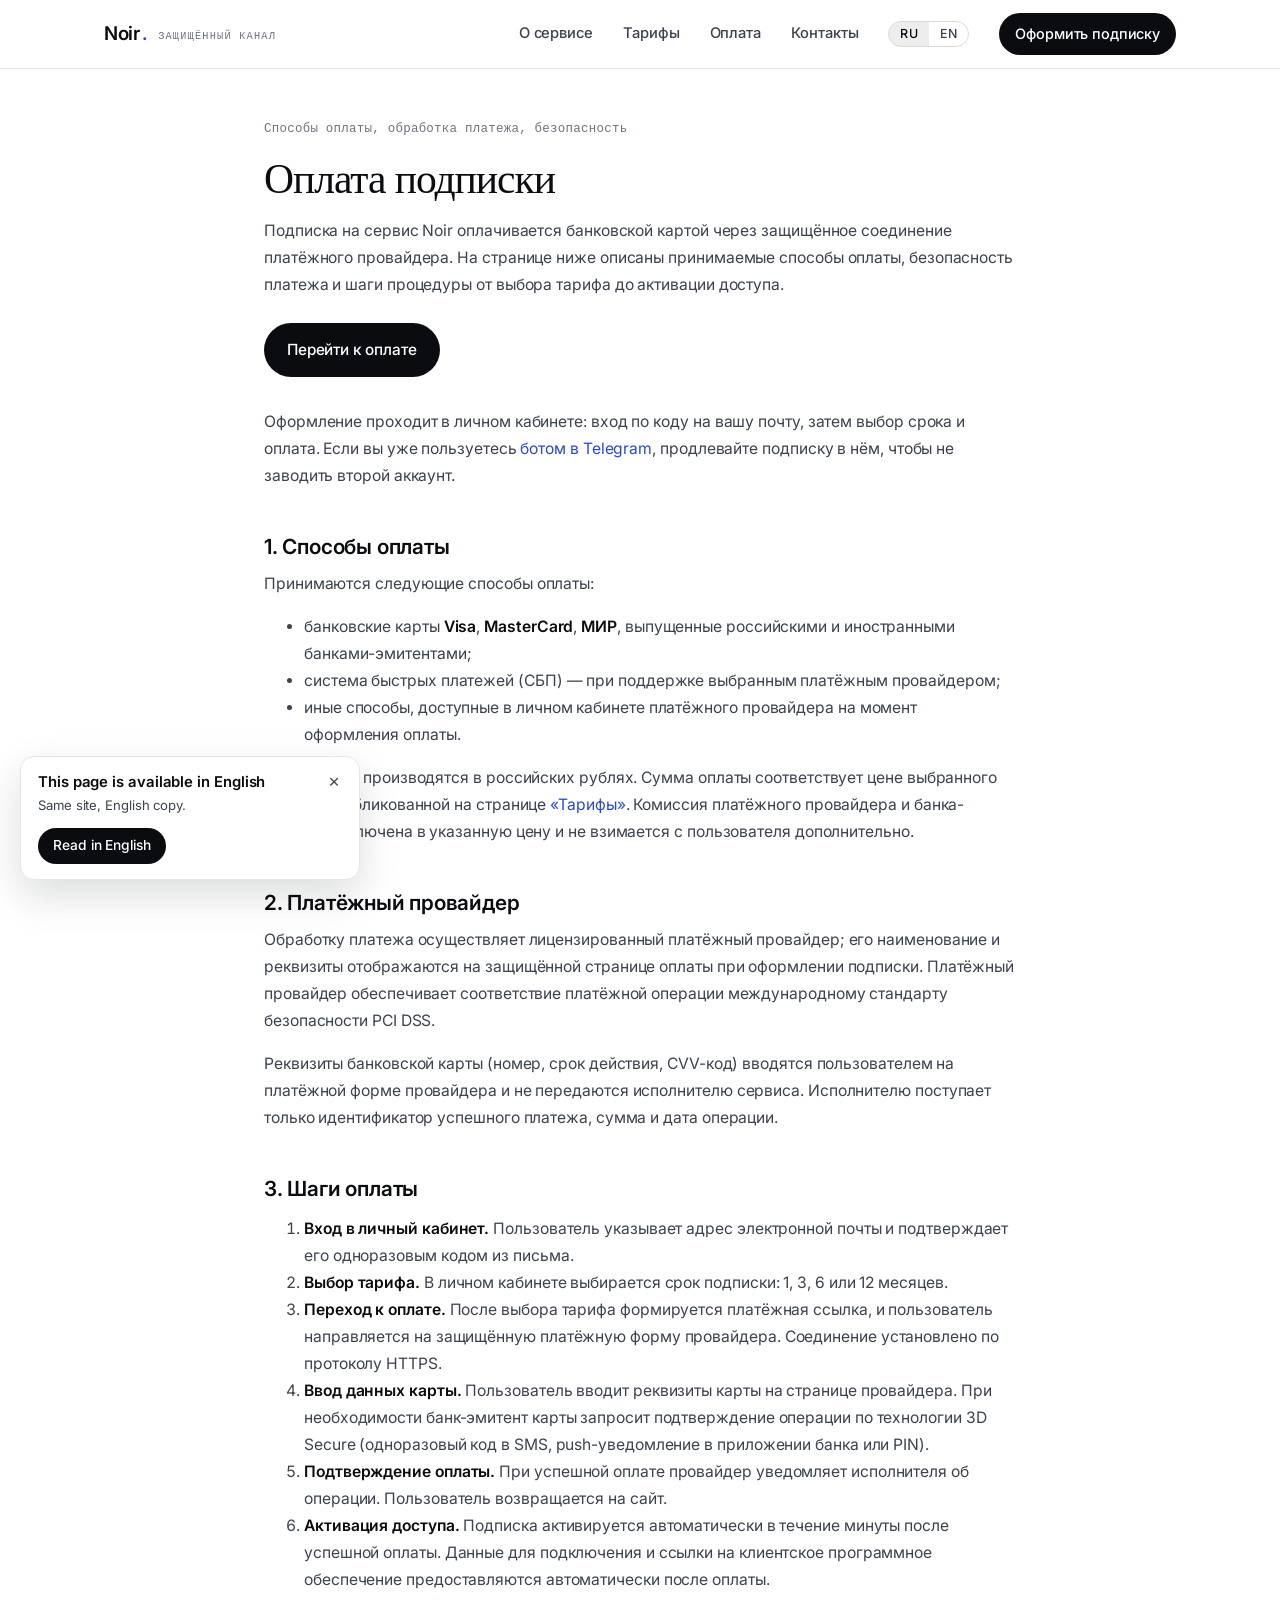
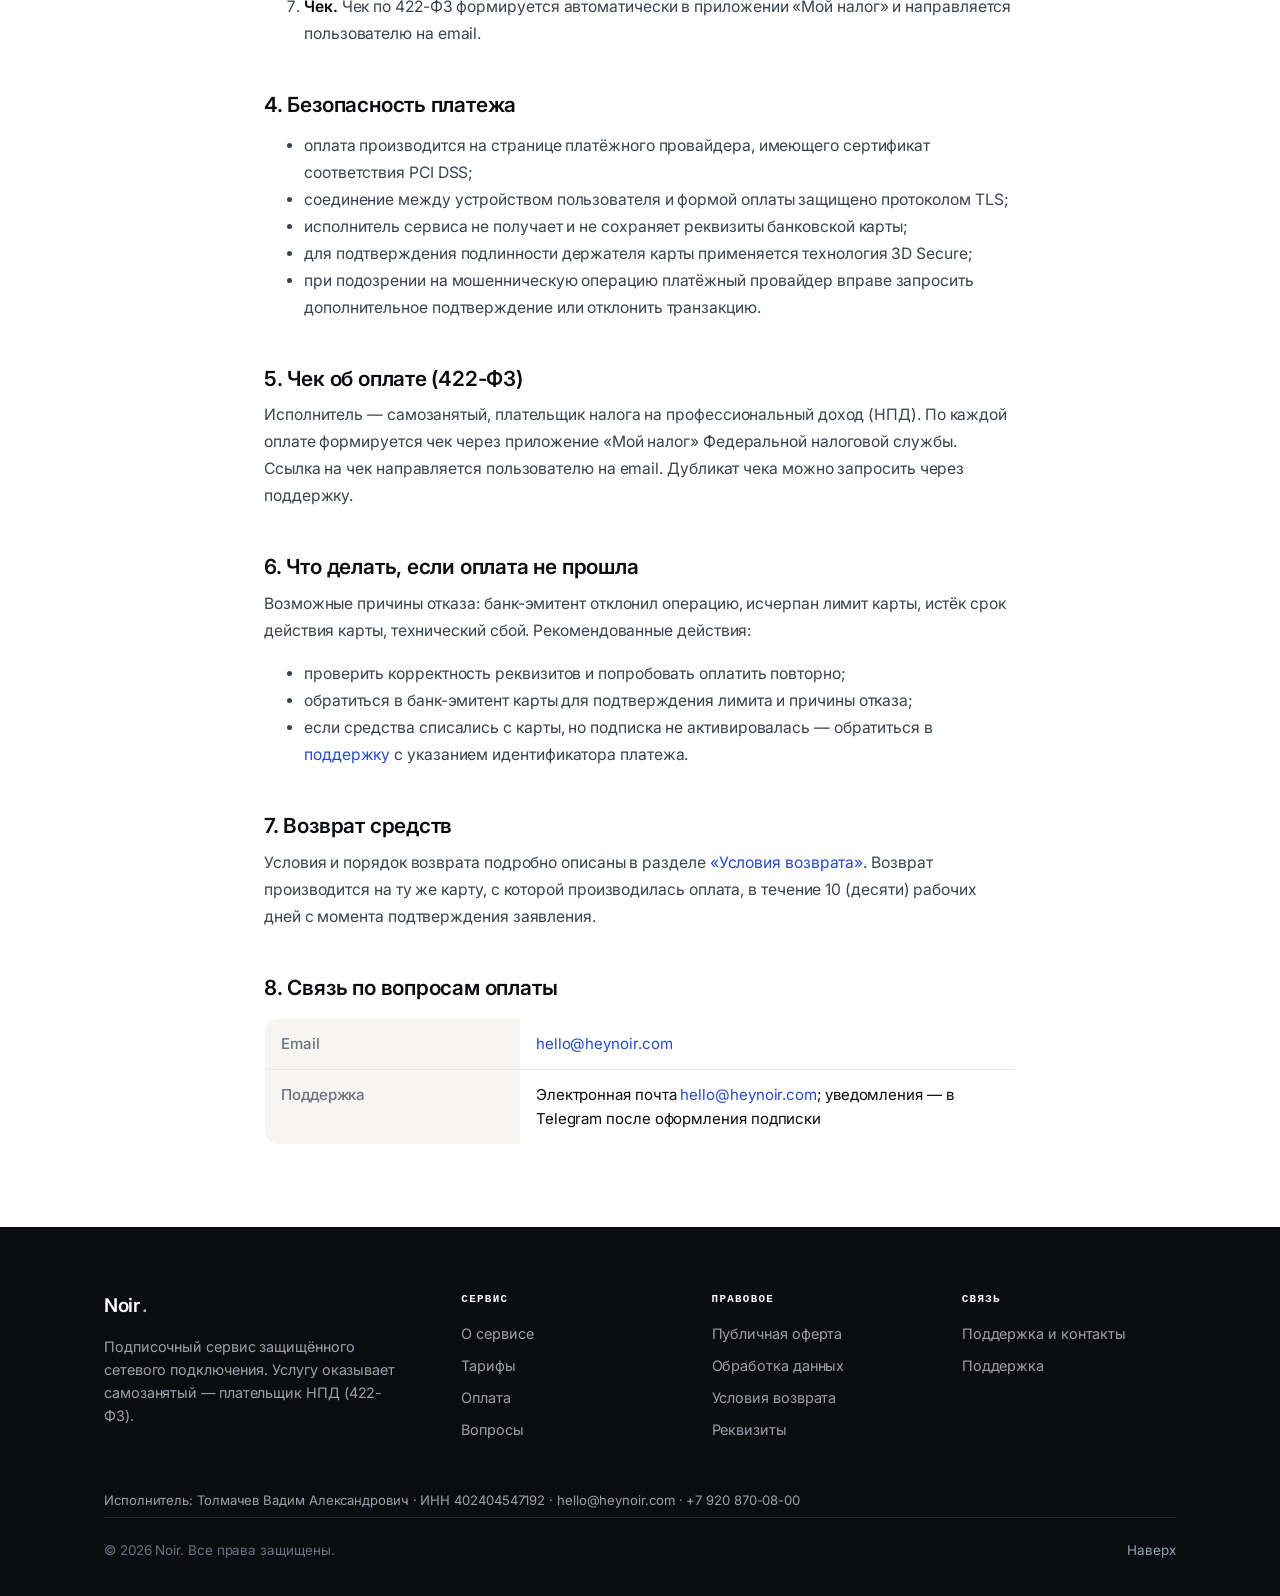
<file: payment-info.html>
<!doctype html>
<html lang="ru">
<head>
  <meta charset="utf-8">
  <meta name="viewport" content="width=device-width, initial-scale=1">
  <title>Способы оплаты и безопасность — Noir</title>
  <meta name="description" content="Способы оплаты подписки Noir: банковские карты Visa, MasterCard, МИР, СБП. Безопасность платежа, 3D Secure, обработка платёжного провайдера.">
  <link rel="icon" href="/favicon.svg" type="image/svg+xml">
  <link rel="preconnect" href="https://fonts.googleapis.com">
  <link rel="preconnect" href="https://fonts.gstatic.com" crossorigin>
  <link rel="stylesheet" href="https://fonts.googleapis.com/css2?family=Inter:wght@400;500;600&display=swap">
  <link rel="stylesheet" href="/noir-corp.css">

  <meta property="og:locale" content="ru_RU">
  <meta property="og:locale:alternate" content="en_US">
  <link rel="alternate" hreflang="ru" href="https://heynoir.com/payment-info.html">
  <link rel="alternate" hreflang="en" href="https://heynoir.com/en/payment-info.html">
  <link rel="alternate" hreflang="x-default" href="https://heynoir.com/payment-info.html">
<!-- Счётчик посещаемости: свой, на s.noirvpn.org, данные лежат у нас. -->
<script defer src="https://s.noirvpn.org/n.js" data-website-id="4ba6fdea-3851-48e6-a78a-fea0c8b20341"></script>
</head>
<body>

<header class="header">
  <div class="wrap nav">
    <a class="brand" href="/">Noir<span class="dot">.</span><span class="brand-sub">защищённый канал</span></a>
    <nav class="nav-links" id="nav-links">
      <a href="/#about">О сервисе</a>
      <a href="/#pricing">Тарифы</a>
      <a href="/payment-info.html">Оплата</a>
      <a href="/contacts.html">Контакты</a>
      <div class="lang" role="group" aria-label="Язык / Language">
        <span class="lang-on" aria-current="true">RU</span>
        <a href="/en/payment-info.html" hreflang="en" lang="en" data-lang-to="en">EN</a>
      </div>
      <a class="nav-cta" href="/#pricing">Оформить подписку</a>
    </nav>
    <button class="burger" id="burger" aria-label="Меню" aria-expanded="false"><span></span><span></span><span></span></button>
  </div>
</header>

<main class="doc">
  <div class="wrap" style="max-width: 800px;">
    <div class="doc-meta">Способы оплаты, обработка платежа, безопасность</div>
    <h1>Оплата подписки</h1>
    <p>Подписка на сервис Noir оплачивается банковской картой через защищённое соединение платёжного провайдера. На странице ниже описаны принимаемые способы оплаты, безопасность платежа и шаги процедуры от выбора тарифа до активации доступа.</p>

    <p style="margin: 24px 0 32px;"><a class="btn btn-primary" href="https://id.heynoir.com/?from=site">Перейти к оплате</a></p>
    <p>Оформление проходит в личном кабинете: вход по коду на вашу почту, затем выбор срока и оплата. Если вы уже пользуетесь <a href="https://t.me/NoirVPN_bot">ботом в Telegram</a>, продлевайте подписку в нём, чтобы не заводить второй аккаунт.</p>

    <h2>1. Способы оплаты</h2>
    <p>Принимаются следующие способы оплаты:</p>
    <ul>
      <li>банковские карты <strong>Visa</strong>, <strong>MasterCard</strong>, <strong>МИР</strong>, выпущенные российскими и иностранными банками-эмитентами;</li>
      <li>система быстрых платежей (СБП) — при поддержке выбранным платёжным провайдером;</li>
      <li>иные способы, доступные в личном кабинете платёжного провайдера на момент оформления оплаты.</li>
    </ul>
    <p>Все расчёты производятся в российских рублях. Сумма оплаты соответствует цене выбранного тарифа, опубликованной на странице <a href="/#pricing">«Тарифы»</a>. Комиссия платёжного провайдера и банка-эмитента включена в указанную цену и не взимается с пользователя дополнительно.</p>

    <h2>2. Платёжный провайдер</h2>
    <p>Обработку платежа осуществляет лицензированный платёжный провайдер; его наименование и реквизиты отображаются на защищённой странице оплаты при оформлении подписки. Платёжный провайдер обеспечивает соответствие платёжной операции международному стандарту безопасности PCI DSS.</p>
    <p>Реквизиты банковской карты (номер, срок действия, CVV-код) вводятся пользователем на платёжной форме провайдера и не передаются исполнителю сервиса. Исполнителю поступает только идентификатор успешного платежа, сумма и дата операции.</p>

    <h2>3. Шаги оплаты</h2>
    <ol>
      <li><strong>Вход в личный кабинет.</strong> Пользователь указывает адрес электронной почты и подтверждает его одноразовым кодом из письма.</li>
      <li><strong>Выбор тарифа.</strong> В личном кабинете выбирается срок подписки: 1, 3, 6 или 12 месяцев.</li>
      <li><strong>Переход к оплате.</strong> После выбора тарифа формируется платёжная ссылка, и пользователь направляется на защищённую платёжную форму провайдера. Соединение установлено по протоколу HTTPS.</li>
      <li><strong>Ввод данных карты.</strong> Пользователь вводит реквизиты карты на странице провайдера. При необходимости банк-эмитент карты запросит подтверждение операции по технологии 3D Secure (одноразовый код в SMS, push-уведомление в приложении банка или PIN).</li>
      <li><strong>Подтверждение оплаты.</strong> При успешной оплате провайдер уведомляет исполнителя об операции. Пользователь возвращается на сайт.</li>
      <li><strong>Активация доступа.</strong> Подписка активируется автоматически в течение минуты после успешной оплаты. Данные для подключения и ссылки на клиентское программное обеспечение предоставляются автоматически после оплаты.</li>
      <li><strong>Чек.</strong> Чек по 422-ФЗ формируется автоматически в приложении «Мой налог» и направляется пользователю на email.</li>
    </ol>

    <h2>4. Безопасность платежа</h2>
    <ul>
      <li>оплата производится на странице платёжного провайдера, имеющего сертификат соответствия PCI DSS;</li>
      <li>соединение между устройством пользователя и формой оплаты защищено протоколом TLS;</li>
      <li>исполнитель сервиса не получает и не сохраняет реквизиты банковской карты;</li>
      <li>для подтверждения подлинности держателя карты применяется технология 3D Secure;</li>
      <li>при подозрении на мошенническую операцию платёжный провайдер вправе запросить дополнительное подтверждение или отклонить транзакцию.</li>
    </ul>

    <h2>5. Чек об оплате (422-ФЗ)</h2>
    <p>Исполнитель — самозанятый, плательщик налога на профессиональный доход (НПД). По каждой оплате формируется чек через приложение «Мой налог» Федеральной налоговой службы. Ссылка на чек направляется пользователю на email. Дубликат чека можно запросить через поддержку.</p>

    <h2>6. Что делать, если оплата не прошла</h2>
    <p>Возможные причины отказа: банк-эмитент отклонил операцию, исчерпан лимит карты, истёк срок действия карты, технический сбой. Рекомендованные действия:</p>
    <ul>
      <li>проверить корректность реквизитов и попробовать оплатить повторно;</li>
      <li>обратиться в банк-эмитент карты для подтверждения лимита и причины отказа;</li>
      <li>если средства списались с карты, но подписка не активировалась — обратиться в <a href="/contacts.html">поддержку</a> с указанием идентификатора платежа.</li>
    </ul>

    <h2>7. Возврат средств</h2>
    <p>Условия и порядок возврата подробно описаны в разделе <a href="/refund.html">«Условия возврата»</a>. Возврат производится на ту же карту, с которой производилась оплата, в течение 10 (десяти) рабочих дней с момента подтверждения заявления.</p>

    <h2>8. Связь по вопросам оплаты</h2>
    <table class="kv-table">
      <tr><th>Email</th><td><a href="mailto:hello@heynoir.com">hello@heynoir.com</a></td></tr>
      <tr><th>Поддержка</th><td>Электронная почта <a href="mailto:hello@heynoir.com">hello@heynoir.com</a>; уведомления — в Telegram после оформления подписки</td></tr>
    </table>
  </div>
</main>

<footer class="footer">
  <div class="wrap">
    <div class="foot-grid">
      <div class="foot-brand">
        <a class="brand" href="/" style="color: #fff;">Noir<span class="dot" style="color: #93c5fd;">.</span></a>
        <p>Подписочный сервис защищённого сетевого подключения. Услугу оказывает самозанятый — плательщик НПД (422-ФЗ).</p>
      </div>
      <div class="foot-col">
        <h4>Сервис</h4>
        <a href="/#about">О сервисе</a>
        <a href="/#pricing">Тарифы</a>
        <a href="/payment-info.html">Оплата</a>
        <a href="/#faq">Вопросы</a>
      </div>
      <div class="foot-col">
        <h4>Правовое</h4>
        <a href="/offer.html">Публичная оферта</a>
        <a href="/privacy.html">Обработка данных</a>
        <a href="/refund.html">Условия возврата</a>
        <a href="/contacts.html">Реквизиты</a>
      </div>
      <div class="foot-col">
        <h4>Связь</h4>
        <a href="/contacts.html">Поддержка и контакты</a>
        <a href="/contacts.html">Поддержка</a>
      </div>
    </div>
    <p class="foot-req">Исполнитель: Толмачев Вадим Александрович · ИНН 402404547192 · <a href="mailto:hello@heynoir.com">hello@heynoir.com</a> · <a href="tel:+79208700800">+7 920 870-08-00</a></p>
      <div class="foot-bottom">
      <span>© 2026 Noir. Все права защищены.</span>
      <a href="#" style="color: #94a3b8;">Наверх</a>
    </div>
  </div>
</footer>

<script src="/noir-corp.js" defer></script>
</body>
</html>
</file>
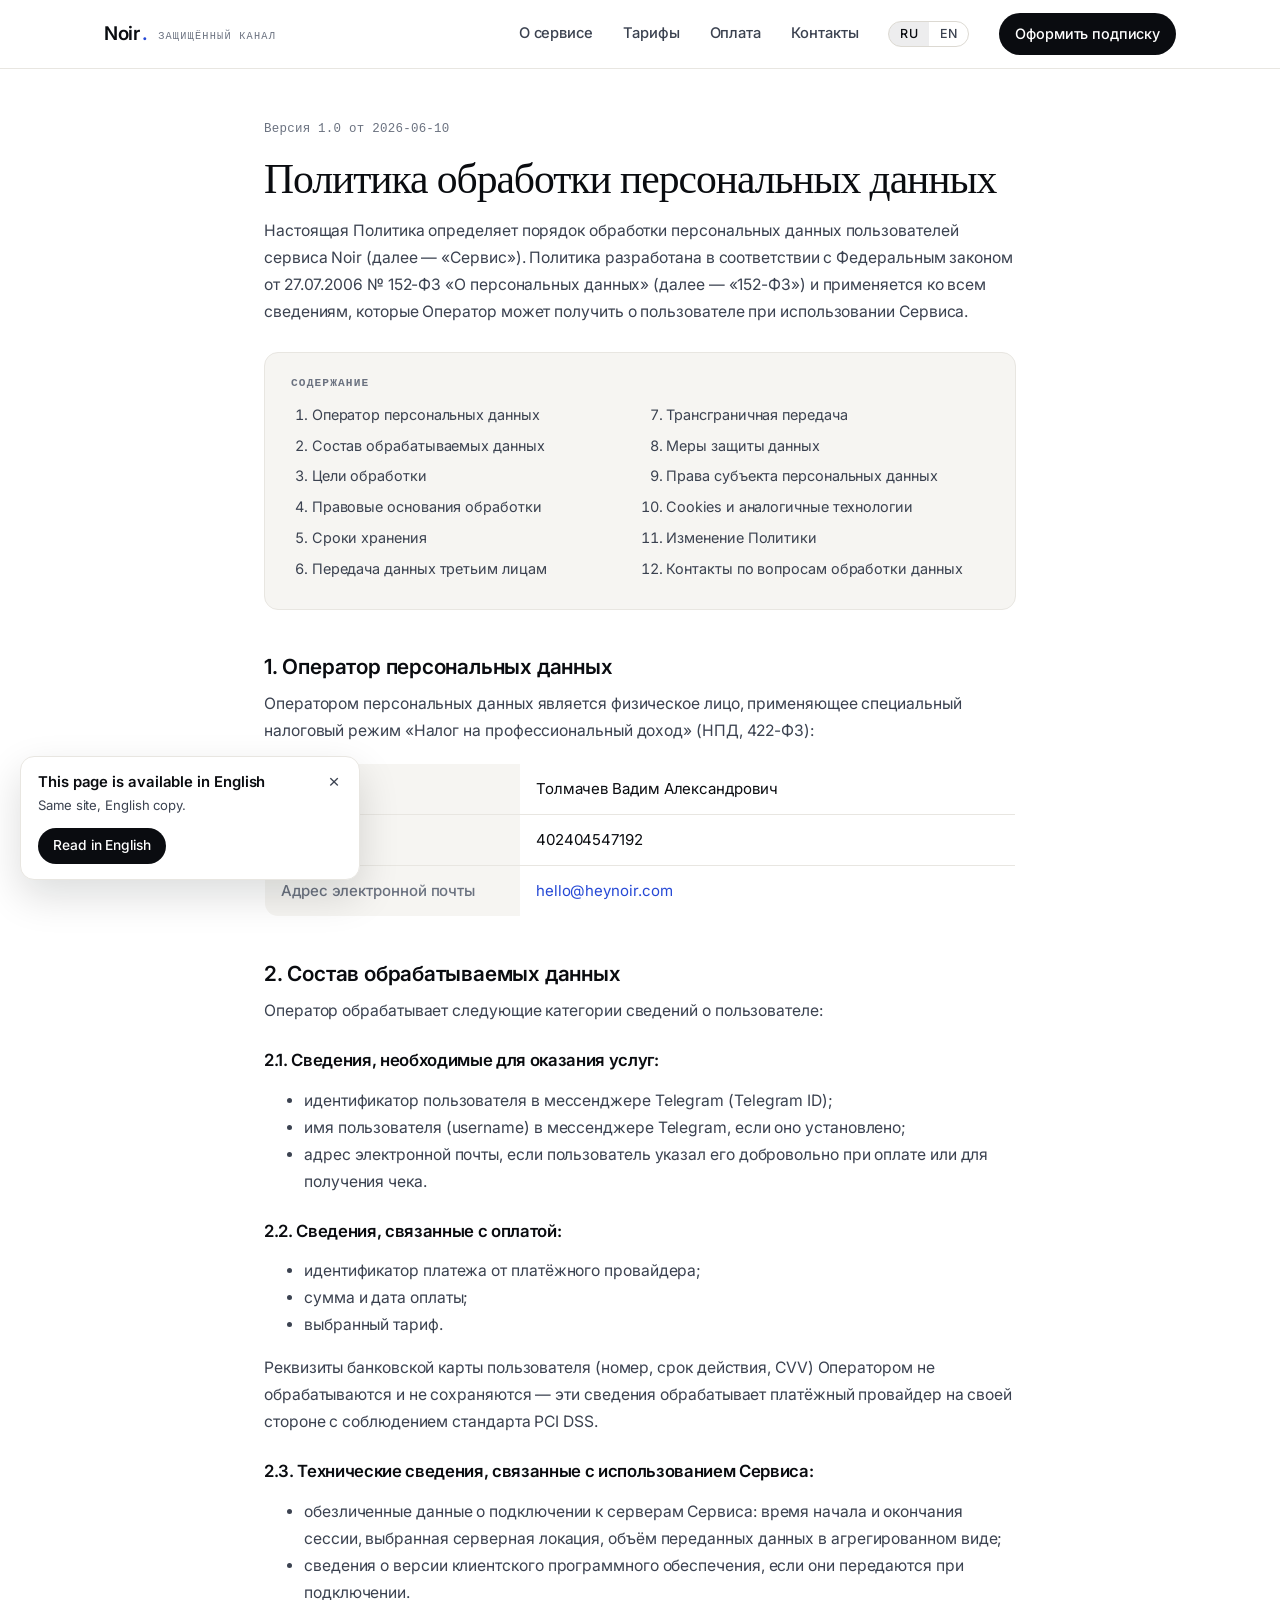
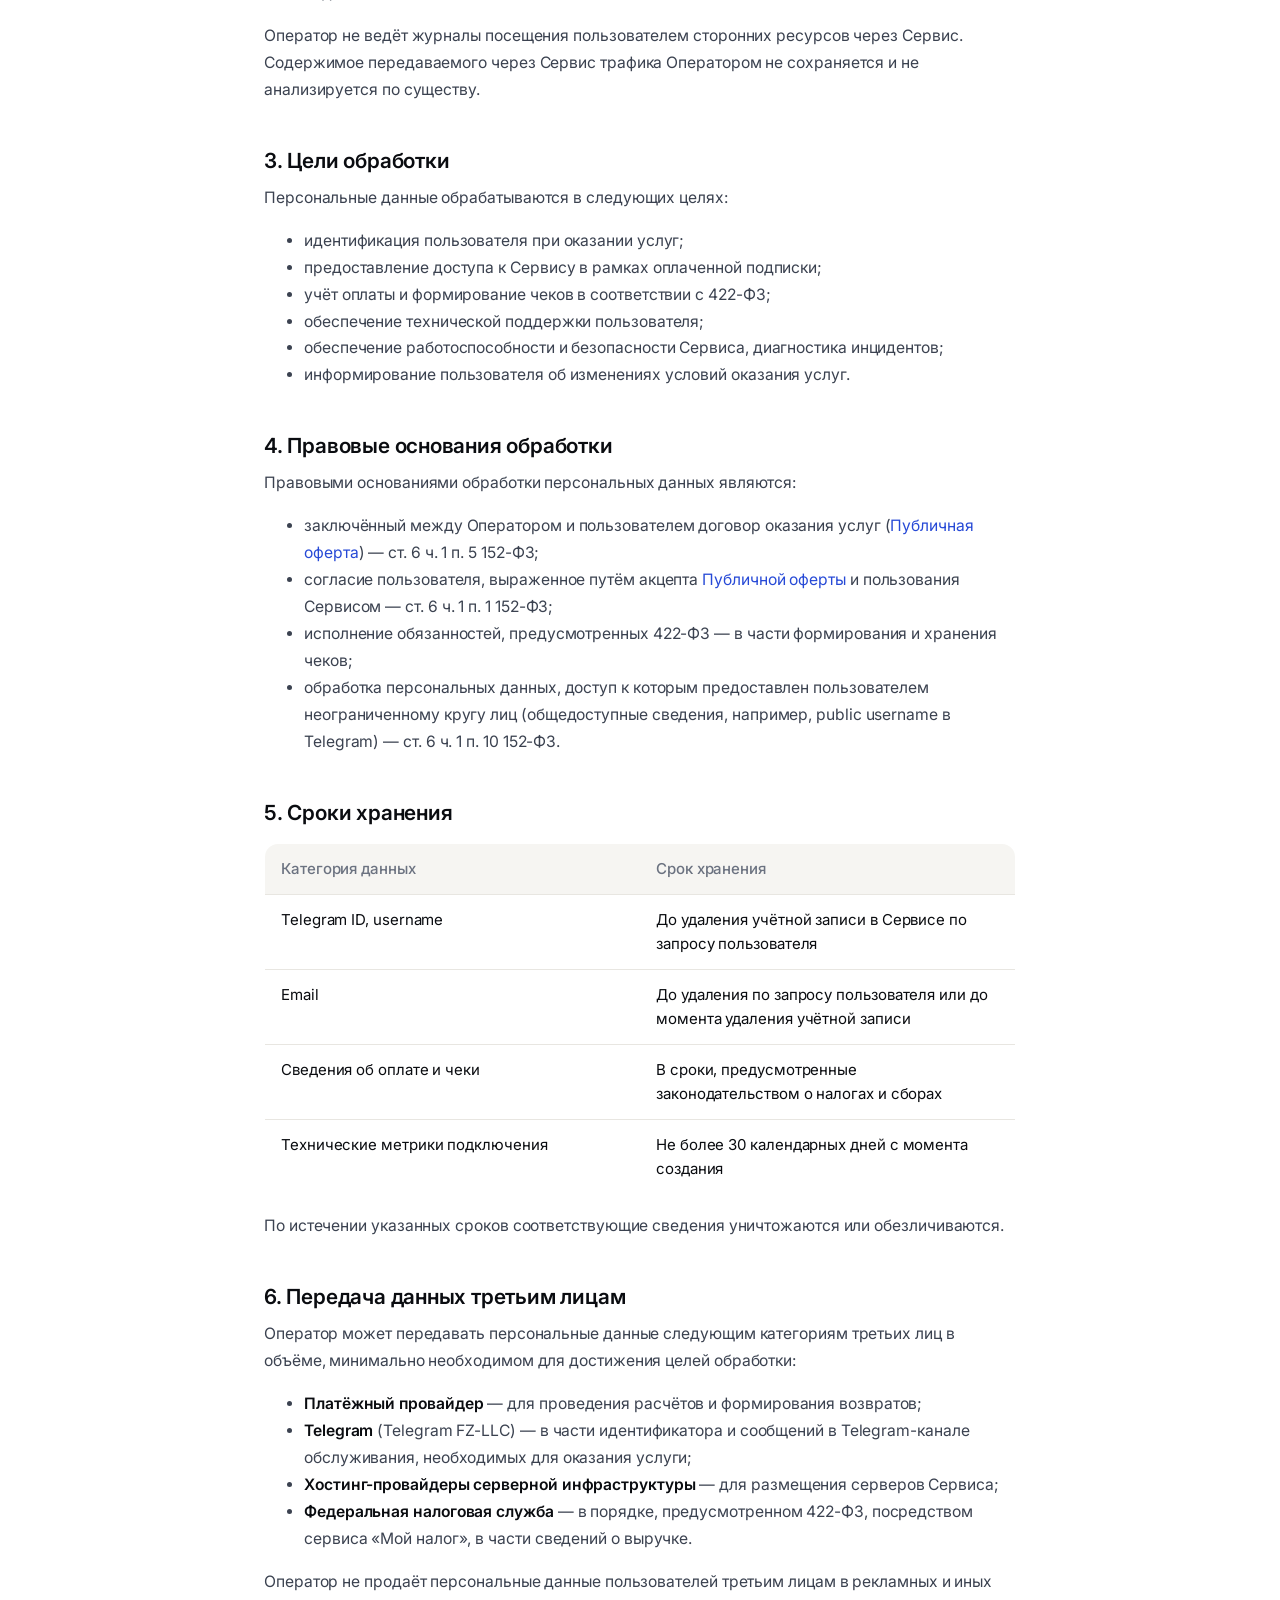
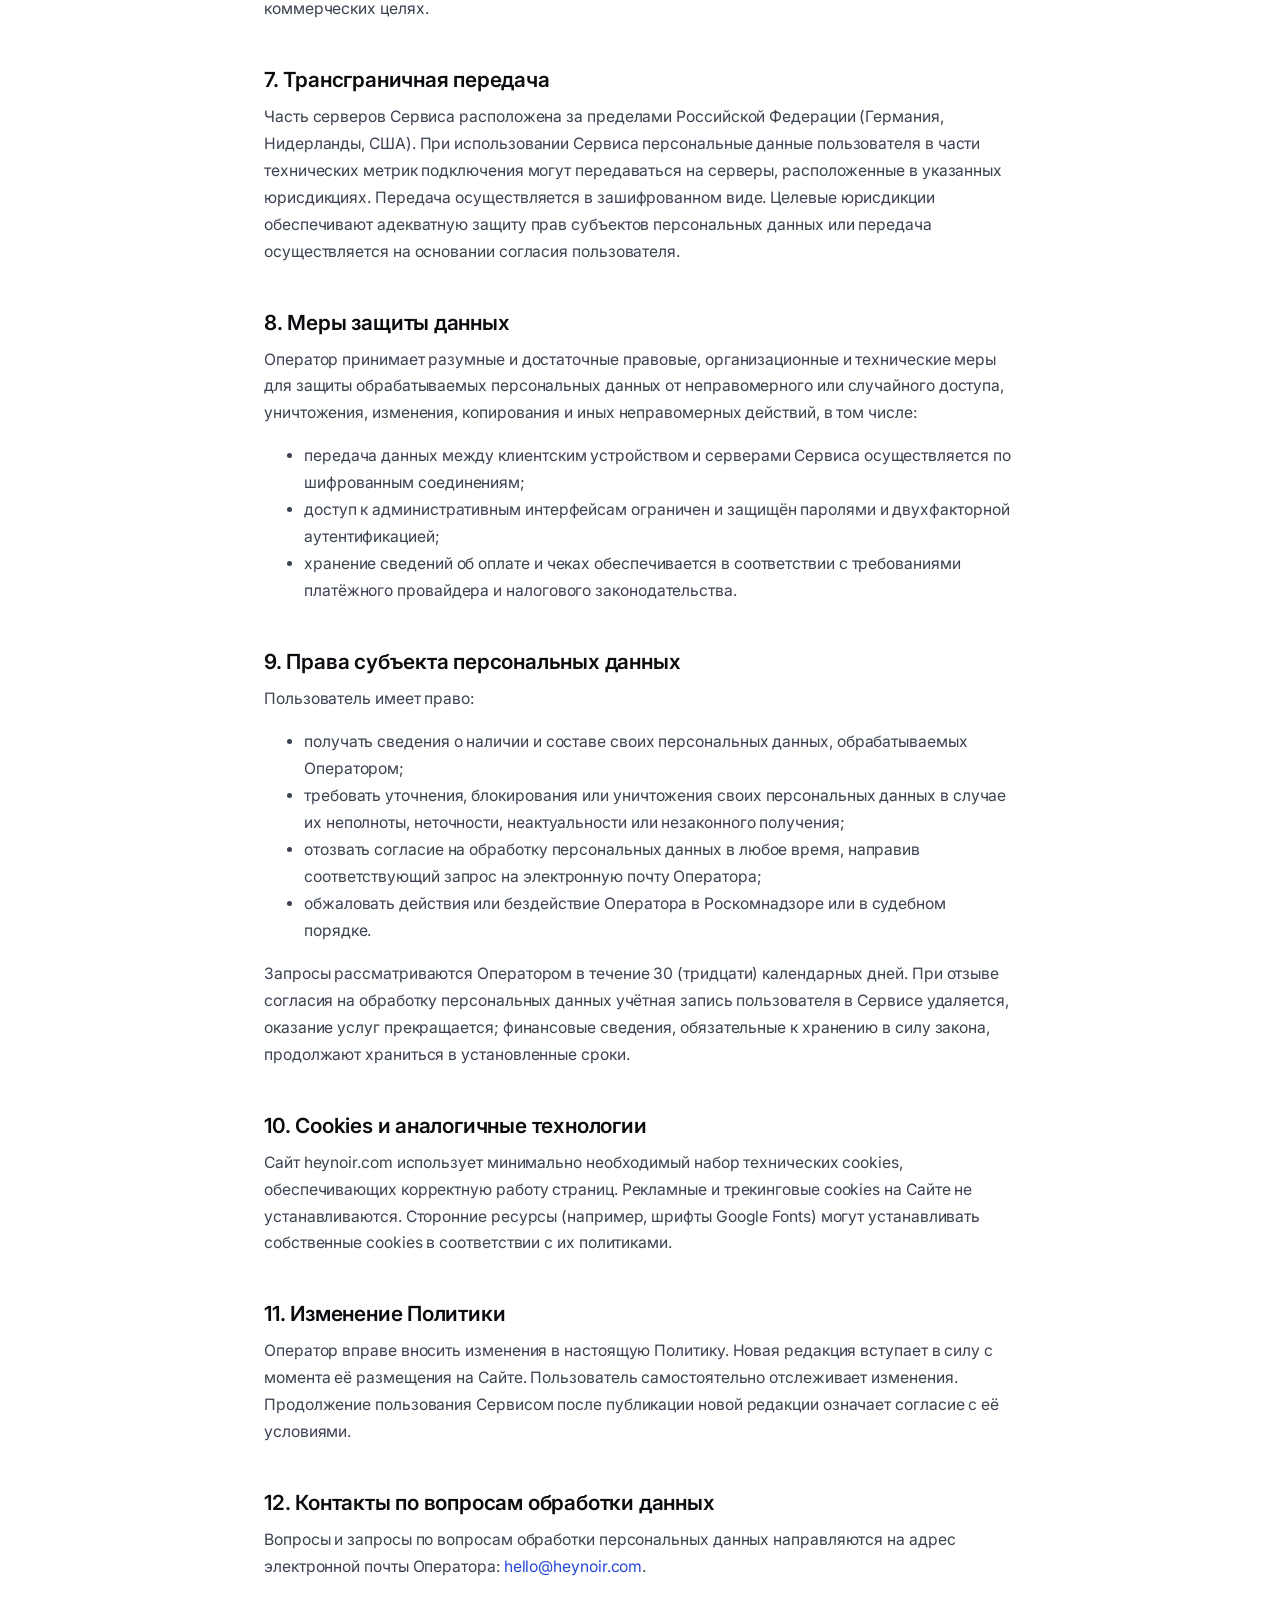
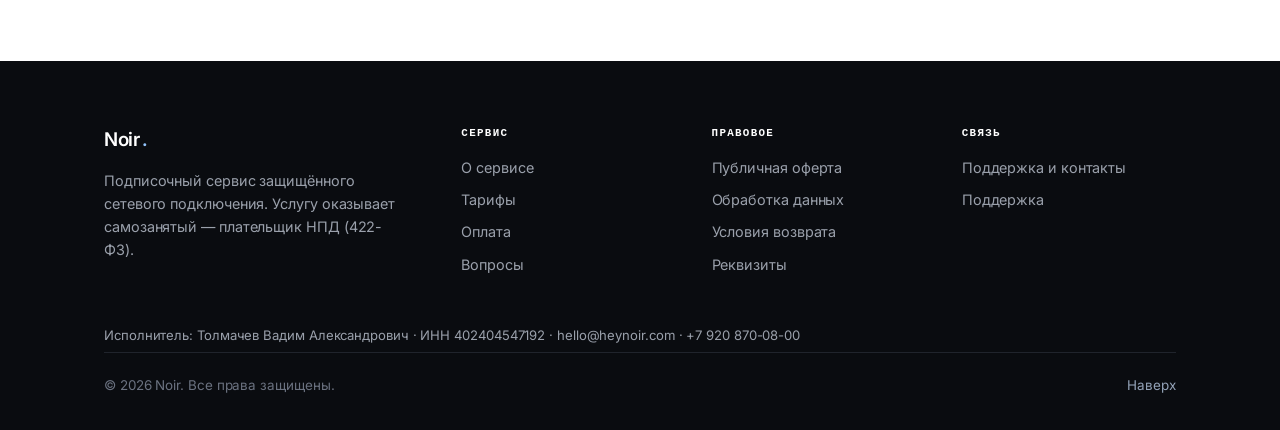
<file: privacy.html>
<!doctype html>
<html lang="ru">
<head>
  <meta charset="utf-8">
  <meta name="viewport" content="width=device-width, initial-scale=1">
  <title>Политика обработки персональных данных — Noir</title>
  <meta name="description" content="Политика обработки персональных данных сервиса Noir. Состав, цели, сроки хранения и условия передачи персональных данных в соответствии с 152-ФЗ.">
  <link rel="icon" href="/favicon.svg" type="image/svg+xml">
  <link rel="preconnect" href="https://fonts.googleapis.com">
  <link rel="preconnect" href="https://fonts.gstatic.com" crossorigin>
  <link rel="stylesheet" href="https://fonts.googleapis.com/css2?family=Inter:wght@400;500;600&display=swap">
  <link rel="stylesheet" href="/noir-corp.css">

  <meta property="og:locale" content="ru_RU">
  <meta property="og:locale:alternate" content="en_US">
  <link rel="alternate" hreflang="ru" href="https://heynoir.com/privacy.html">
  <link rel="alternate" hreflang="en" href="https://heynoir.com/en/privacy.html">
  <link rel="alternate" hreflang="x-default" href="https://heynoir.com/privacy.html">
<!-- Счётчик посещаемости: свой, на s.noirvpn.org, данные лежат у нас. -->
<script defer src="https://s.noirvpn.org/n.js" data-website-id="4ba6fdea-3851-48e6-a78a-fea0c8b20341"></script>
</head>
<body>

<header class="header">
  <div class="wrap nav">
    <a class="brand" href="/">Noir<span class="dot">.</span><span class="brand-sub">защищённый канал</span></a>
    <nav class="nav-links" id="nav-links">
      <a href="/#about">О сервисе</a>
      <a href="/#pricing">Тарифы</a>
      <a href="/payment-info.html">Оплата</a>
      <a href="/contacts.html">Контакты</a>
      <div class="lang" role="group" aria-label="Язык / Language">
        <span class="lang-on" aria-current="true">RU</span>
        <a href="/en/privacy.html" hreflang="en" lang="en" data-lang-to="en">EN</a>
      </div>
      <a class="nav-cta" href="/#pricing">Оформить подписку</a>
    </nav>
    <button class="burger" id="burger" aria-label="Меню" aria-expanded="false"><span></span><span></span><span></span></button>
  </div>
</header>

<main class="doc">
  <div class="wrap" style="max-width: 800px;">
    <div class="doc-meta">Версия 1.0 от 2026-06-10</div>
    <h1>Политика обработки персональных данных</h1>
    <p>Настоящая Политика определяет порядок обработки персональных данных пользователей сервиса Noir (далее — «Сервис»). Политика разработана в соответствии с Федеральным законом от 27.07.2006 № 152-ФЗ «О персональных данных» (далее — «152-ФЗ») и применяется ко всем сведениям, которые Оператор может получить о пользователе при использовании Сервиса.</p>

    <div class="toc">
      <h4>Содержание</h4>
      <ol>
        <li><a href="#p1">Оператор персональных данных</a></li>
        <li><a href="#p2">Состав обрабатываемых данных</a></li>
        <li><a href="#p3">Цели обработки</a></li>
        <li><a href="#p4">Правовые основания обработки</a></li>
        <li><a href="#p5">Сроки хранения</a></li>
        <li><a href="#p6">Передача данных третьим лицам</a></li>
        <li><a href="#p7">Трансграничная передача</a></li>
        <li><a href="#p8">Меры защиты данных</a></li>
        <li><a href="#p9">Права субъекта персональных данных</a></li>
        <li><a href="#p10">Cookies и аналогичные технологии</a></li>
        <li><a href="#p11">Изменение Политики</a></li>
        <li><a href="#p12">Контакты по вопросам обработки данных</a></li>
      </ol>
    </div>

    <h2 id="p1">1. Оператор персональных данных</h2>
    <p>Оператором персональных данных является физическое лицо, применяющее специальный налоговый режим «Налог на профессиональный доход» (НПД, 422-ФЗ):</p>
    <table class="kv-table">
      <tr><th>ФИО</th><td>Толмачев Вадим Александрович</td></tr>
      <tr><th>ИНН</th><td>402404547192</td></tr>
      <tr><th>Адрес электронной почты</th><td><a href="mailto:hello@heynoir.com">hello@heynoir.com</a></td></tr>
    </table>

    <h2 id="p2">2. Состав обрабатываемых данных</h2>
    <p>Оператор обрабатывает следующие категории сведений о пользователе:</p>
    <h3>2.1. Сведения, необходимые для оказания услуг:</h3>
    <ul>
      <li>идентификатор пользователя в мессенджере Telegram (Telegram ID);</li>
      <li>имя пользователя (username) в мессенджере Telegram, если оно установлено;</li>
      <li>адрес электронной почты, если пользователь указал его добровольно при оплате или для получения чека.</li>
    </ul>
    <h3>2.2. Сведения, связанные с оплатой:</h3>
    <ul>
      <li>идентификатор платежа от платёжного провайдера;</li>
      <li>сумма и дата оплаты;</li>
      <li>выбранный тариф.</li>
    </ul>
    <p>Реквизиты банковской карты пользователя (номер, срок действия, CVV) Оператором не обрабатываются и не сохраняются — эти сведения обрабатывает платёжный провайдер на своей стороне с соблюдением стандарта PCI DSS.</p>
    <h3>2.3. Технические сведения, связанные с использованием Сервиса:</h3>
    <ul>
      <li>обезличенные данные о подключении к серверам Сервиса: время начала и окончания сессии, выбранная серверная локация, объём переданных данных в агрегированном виде;</li>
      <li>сведения о версии клиентского программного обеспечения, если они передаются при подключении.</li>
    </ul>
    <p>Оператор не ведёт журналы посещения пользователем сторонних ресурсов через Сервис. Содержимое передаваемого через Сервис трафика Оператором не сохраняется и не анализируется по существу.</p>

    <h2 id="p3">3. Цели обработки</h2>
    <p>Персональные данные обрабатываются в следующих целях:</p>
    <ul>
      <li>идентификация пользователя при оказании услуг;</li>
      <li>предоставление доступа к Сервису в рамках оплаченной подписки;</li>
      <li>учёт оплаты и формирование чеков в соответствии с 422-ФЗ;</li>
      <li>обеспечение технической поддержки пользователя;</li>
      <li>обеспечение работоспособности и безопасности Сервиса, диагностика инцидентов;</li>
      <li>информирование пользователя об изменениях условий оказания услуг.</li>
    </ul>

    <h2 id="p4">4. Правовые основания обработки</h2>
    <p>Правовыми основаниями обработки персональных данных являются:</p>
    <ul>
      <li>заключённый между Оператором и пользователем договор оказания услуг (<a href="/offer.html">Публичная оферта</a>) — ст. 6 ч. 1 п. 5 152-ФЗ;</li>
      <li>согласие пользователя, выраженное путём акцепта <a href="/offer.html">Публичной оферты</a> и пользования Сервисом — ст. 6 ч. 1 п. 1 152-ФЗ;</li>
      <li>исполнение обязанностей, предусмотренных 422-ФЗ — в части формирования и хранения чеков;</li>
      <li>обработка персональных данных, доступ к которым предоставлен пользователем неограниченному кругу лиц (общедоступные сведения, например, public username в Telegram) — ст. 6 ч. 1 п. 10 152-ФЗ.</li>
    </ul>

    <h2 id="p5">5. Сроки хранения</h2>
    <table class="kv-table">
      <tr><th>Категория данных</th><th>Срок хранения</th></tr>
      <tr><td>Telegram ID, username</td><td>До удаления учётной записи в Сервисе по запросу пользователя</td></tr>
      <tr><td>Email</td><td>До удаления по запросу пользователя или до момента удаления учётной записи</td></tr>
      <tr><td>Сведения об оплате и чеки</td><td>В сроки, предусмотренные законодательством о налогах и сборах</td></tr>
      <tr><td>Технические метрики подключения</td><td>Не более 30 календарных дней с момента создания</td></tr>
    </table>
    <p>По истечении указанных сроков соответствующие сведения уничтожаются или обезличиваются.</p>

    <h2 id="p6">6. Передача данных третьим лицам</h2>
    <p>Оператор может передавать персональные данные следующим категориям третьих лиц в объёме, минимально необходимом для достижения целей обработки:</p>
    <ul>
      <li><strong>Платёжный провайдер</strong> — для проведения расчётов и формирования возвратов;</li>
      <li><strong>Telegram</strong> (Telegram FZ-LLC) — в части идентификатора и сообщений в Telegram-канале обслуживания, необходимых для оказания услуги;</li>
      <li><strong>Хостинг-провайдеры серверной инфраструктуры</strong> — для размещения серверов Сервиса;</li>
      <li><strong>Федеральная налоговая служба</strong> — в порядке, предусмотренном 422-ФЗ, посредством сервиса «Мой налог», в части сведений о выручке.</li>
    </ul>
    <p>Оператор не продаёт персональные данные пользователей третьим лицам в рекламных и иных коммерческих целях.</p>

    <h2 id="p7">7. Трансграничная передача</h2>
    <p>Часть серверов Сервиса расположена за пределами Российской Федерации (Германия, Нидерланды, США). При использовании Сервиса персональные данные пользователя в части технических метрик подключения могут передаваться на серверы, расположенные в указанных юрисдикциях. Передача осуществляется в зашифрованном виде. Целевые юрисдикции обеспечивают адекватную защиту прав субъектов персональных данных или передача осуществляется на основании согласия пользователя.</p>

    <h2 id="p8">8. Меры защиты данных</h2>
    <p>Оператор принимает разумные и достаточные правовые, организационные и технические меры для защиты обрабатываемых персональных данных от неправомерного или случайного доступа, уничтожения, изменения, копирования и иных неправомерных действий, в том числе:</p>
    <ul>
      <li>передача данных между клиентским устройством и серверами Сервиса осуществляется по шифрованным соединениям;</li>
      <li>доступ к административным интерфейсам ограничен и защищён паролями и двухфакторной аутентификацией;</li>
      <li>хранение сведений об оплате и чеках обеспечивается в соответствии с требованиями платёжного провайдера и налогового законодательства.</li>
    </ul>

    <h2 id="p9">9. Права субъекта персональных данных</h2>
    <p>Пользователь имеет право:</p>
    <ul>
      <li>получать сведения о наличии и составе своих персональных данных, обрабатываемых Оператором;</li>
      <li>требовать уточнения, блокирования или уничтожения своих персональных данных в случае их неполноты, неточности, неактуальности или незаконного получения;</li>
      <li>отозвать согласие на обработку персональных данных в любое время, направив соответствующий запрос на электронную почту Оператора;</li>
      <li>обжаловать действия или бездействие Оператора в Роскомнадзоре или в судебном порядке.</li>
    </ul>
    <p>Запросы рассматриваются Оператором в течение 30 (тридцати) календарных дней. При отзыве согласия на обработку персональных данных учётная запись пользователя в Сервисе удаляется, оказание услуг прекращается; финансовые сведения, обязательные к хранению в силу закона, продолжают храниться в установленные сроки.</p>

    <h2 id="p10">10. Cookies и аналогичные технологии</h2>
    <p>Сайт heynoir.com использует минимально необходимый набор технических cookies, обеспечивающих корректную работу страниц. Рекламные и трекинговые cookies на Сайте не устанавливаются. Сторонние ресурсы (например, шрифты Google Fonts) могут устанавливать собственные cookies в соответствии с их политиками.</p>

    <h2 id="p11">11. Изменение Политики</h2>
    <p>Оператор вправе вносить изменения в настоящую Политику. Новая редакция вступает в силу с момента её размещения на Сайте. Пользователь самостоятельно отслеживает изменения. Продолжение пользования Сервисом после публикации новой редакции означает согласие с её условиями.</p>

    <h2 id="p12">12. Контакты по вопросам обработки данных</h2>
    <p>Вопросы и запросы по вопросам обработки персональных данных направляются на адрес электронной почты Оператора: <a href="mailto:hello@heynoir.com">hello@heynoir.com</a>.</p>
  </div>
</main>

<footer class="footer">
  <div class="wrap">
    <div class="foot-grid">
      <div class="foot-brand">
        <a class="brand" href="/" style="color: #fff;">Noir<span class="dot" style="color: #93c5fd;">.</span></a>
        <p>Подписочный сервис защищённого сетевого подключения. Услугу оказывает самозанятый — плательщик НПД (422-ФЗ).</p>
      </div>
      <div class="foot-col">
        <h4>Сервис</h4>
        <a href="/#about">О сервисе</a>
        <a href="/#pricing">Тарифы</a>
        <a href="/payment-info.html">Оплата</a>
        <a href="/#faq">Вопросы</a>
      </div>
      <div class="foot-col">
        <h4>Правовое</h4>
        <a href="/offer.html">Публичная оферта</a>
        <a href="/privacy.html">Обработка данных</a>
        <a href="/refund.html">Условия возврата</a>
        <a href="/contacts.html">Реквизиты</a>
      </div>
      <div class="foot-col">
        <h4>Связь</h4>
        <a href="/contacts.html">Поддержка и контакты</a>
        <a href="/contacts.html">Поддержка</a>
      </div>
    </div>
    <p class="foot-req">Исполнитель: Толмачев Вадим Александрович · ИНН 402404547192 · <a href="mailto:hello@heynoir.com">hello@heynoir.com</a> · <a href="tel:+79208700800">+7 920 870-08-00</a></p>
      <div class="foot-bottom">
      <span>© 2026 Noir. Все права защищены.</span>
      <a href="#" style="color: #94a3b8;">Наверх</a>
    </div>
  </div>
</footer>

<script src="/noir-corp.js" defer></script>
</body>
</html>
</file>
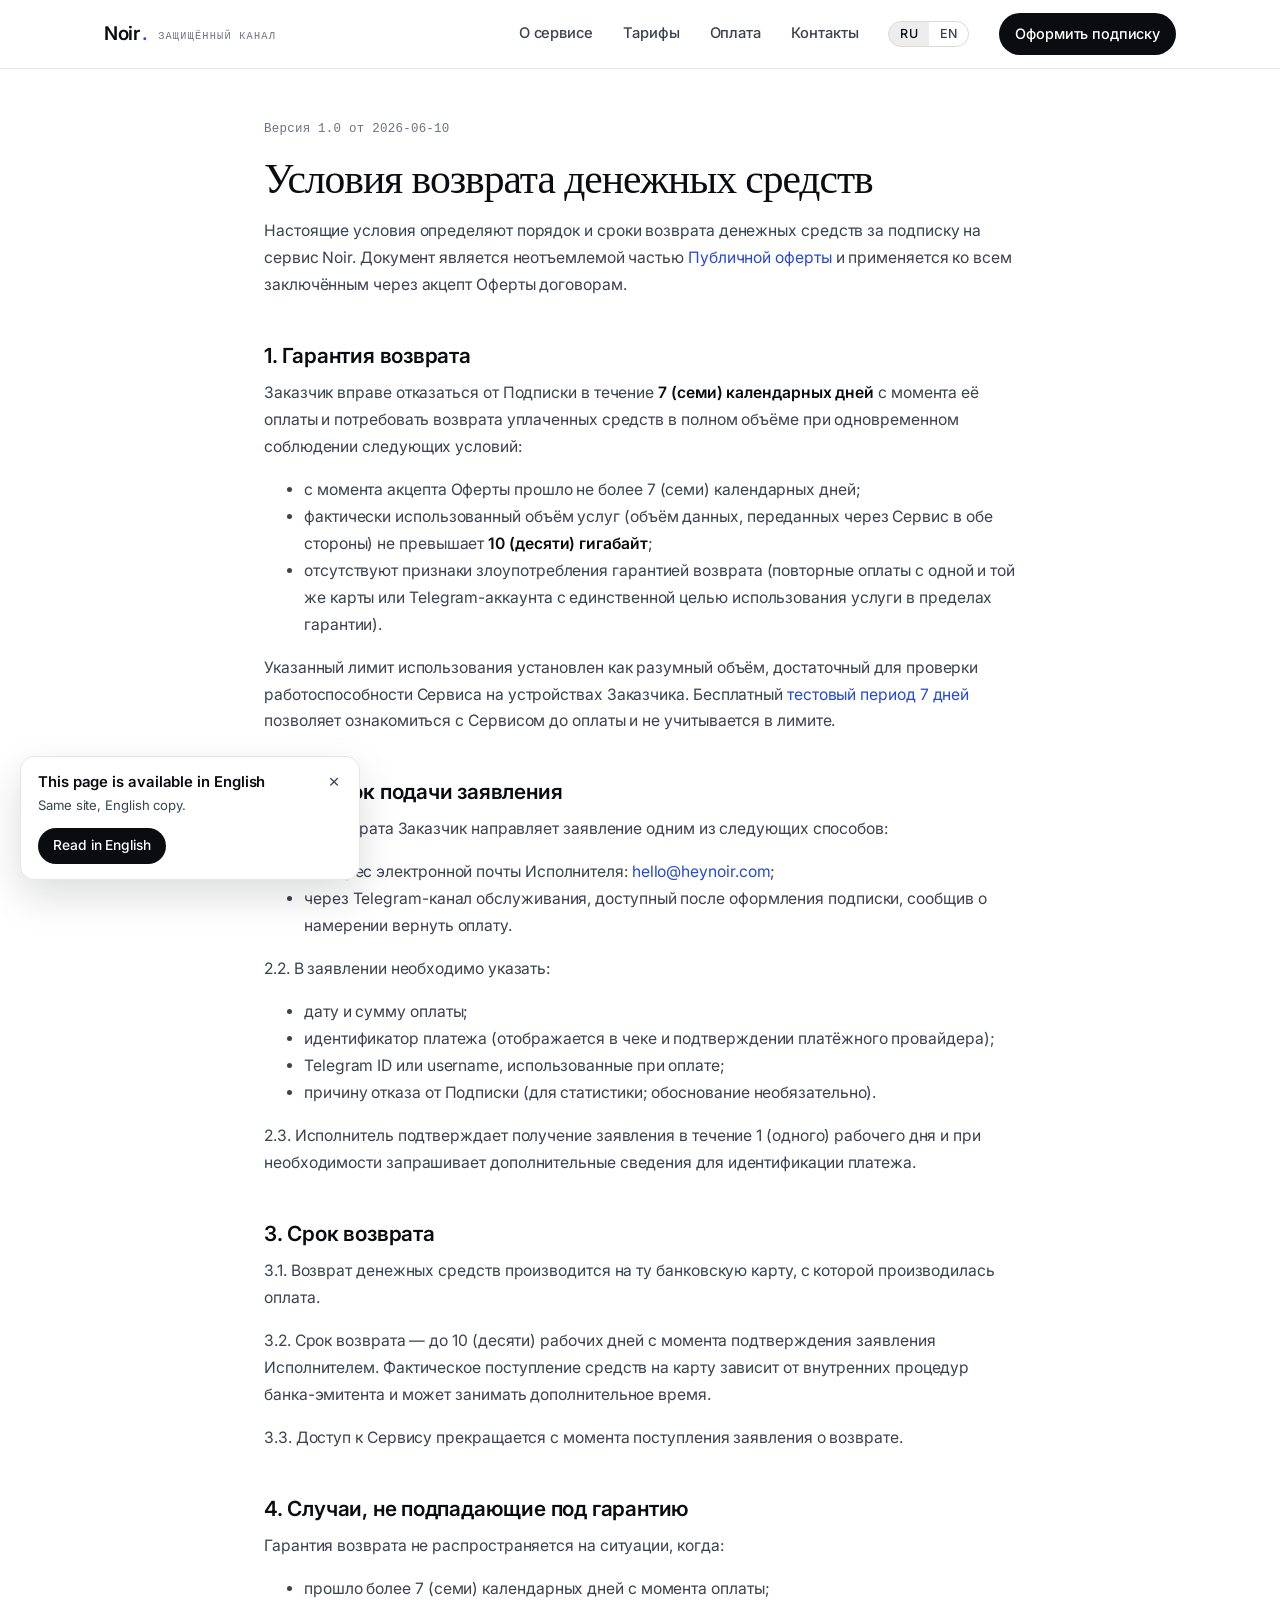
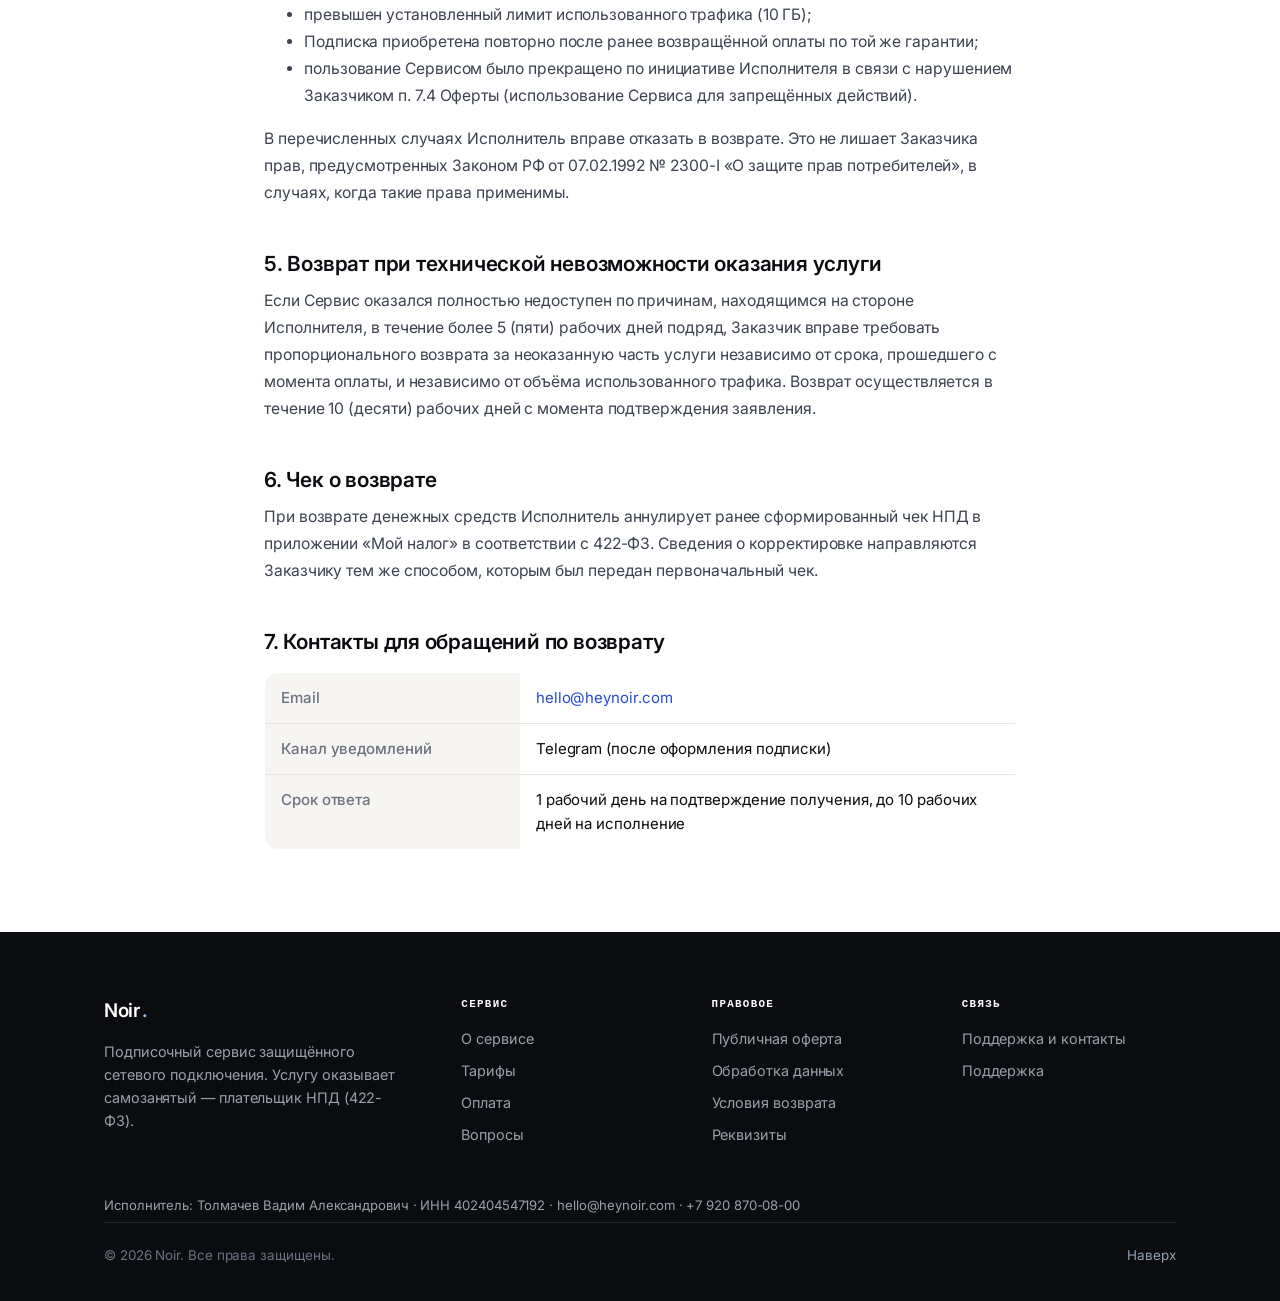
<file: refund.html>
<!doctype html>
<html lang="ru">
<head>
  <meta charset="utf-8">
  <meta name="viewport" content="width=device-width, initial-scale=1">
  <title>Условия возврата — Noir</title>
  <meta name="description" content="Условия возврата средств за подписку Noir. 7 дней с момента оплаты, лимит использования трафика, порядок подачи заявления.">
  <link rel="icon" href="/favicon.svg" type="image/svg+xml">
  <link rel="preconnect" href="https://fonts.googleapis.com">
  <link rel="preconnect" href="https://fonts.gstatic.com" crossorigin>
  <link rel="stylesheet" href="https://fonts.googleapis.com/css2?family=Inter:wght@400;500;600&display=swap">
  <link rel="stylesheet" href="/noir-corp.css">

  <meta property="og:locale" content="ru_RU">
  <meta property="og:locale:alternate" content="en_US">
  <link rel="alternate" hreflang="ru" href="https://heynoir.com/refund.html">
  <link rel="alternate" hreflang="en" href="https://heynoir.com/en/refund.html">
  <link rel="alternate" hreflang="x-default" href="https://heynoir.com/refund.html">
<!-- Счётчик посещаемости: свой, на s.noirvpn.org, данные лежат у нас. -->
<script defer src="https://s.noirvpn.org/n.js" data-website-id="4ba6fdea-3851-48e6-a78a-fea0c8b20341"></script>
</head>
<body>

<header class="header">
  <div class="wrap nav">
    <a class="brand" href="/">Noir<span class="dot">.</span><span class="brand-sub">защищённый канал</span></a>
    <nav class="nav-links" id="nav-links">
      <a href="/#about">О сервисе</a>
      <a href="/#pricing">Тарифы</a>
      <a href="/payment-info.html">Оплата</a>
      <a href="/contacts.html">Контакты</a>
      <div class="lang" role="group" aria-label="Язык / Language">
        <span class="lang-on" aria-current="true">RU</span>
        <a href="/en/refund.html" hreflang="en" lang="en" data-lang-to="en">EN</a>
      </div>
      <a class="nav-cta" href="/#pricing">Оформить подписку</a>
    </nav>
    <button class="burger" id="burger" aria-label="Меню" aria-expanded="false"><span></span><span></span><span></span></button>
  </div>
</header>

<main class="doc">
  <div class="wrap" style="max-width: 800px;">
    <div class="doc-meta">Версия 1.0 от 2026-06-10</div>
    <h1>Условия возврата денежных средств</h1>
    <p>Настоящие условия определяют порядок и сроки возврата денежных средств за подписку на сервис Noir. Документ является неотъемлемой частью <a href="/offer.html">Публичной оферты</a> и применяется ко всем заключённым через акцепт Оферты договорам.</p>

    <h2>1. Гарантия возврата</h2>
    <p>Заказчик вправе отказаться от Подписки в течение <strong>7 (семи) календарных дней</strong> с момента её оплаты и потребовать возврата уплаченных средств в полном объёме при одновременном соблюдении следующих условий:</p>
    <ul>
      <li>с момента акцепта Оферты прошло не более 7 (семи) календарных дней;</li>
      <li>фактически использованный объём услуг (объём данных, переданных через Сервис в обе стороны) не превышает <strong>10 (десяти) гигабайт</strong>;</li>
      <li>отсутствуют признаки злоупотребления гарантией возврата (повторные оплаты с одной и той же карты или Telegram-аккаунта с единственной целью использования услуги в пределах гарантии).</li>
    </ul>
    <p>Указанный лимит использования установлен как разумный объём, достаточный для проверки работоспособности Сервиса на устройствах Заказчика. Бесплатный <a href="/#about">тестовый период 7 дней</a> позволяет ознакомиться с Сервисом до оплаты и не учитывается в лимите.</p>

    <h2>2. Порядок подачи заявления</h2>
    <p>2.1. Для возврата Заказчик направляет заявление одним из следующих способов:</p>
    <ul>
      <li>на адрес электронной почты Исполнителя: <a href="mailto:hello@heynoir.com">hello@heynoir.com</a>;</li>
      <li>через Telegram-канал обслуживания, доступный после оформления подписки, сообщив о намерении вернуть оплату.</li>
    </ul>
    <p>2.2. В заявлении необходимо указать:</p>
    <ul>
      <li>дату и сумму оплаты;</li>
      <li>идентификатор платежа (отображается в чеке и подтверждении платёжного провайдера);</li>
      <li>Telegram ID или username, использованные при оплате;</li>
      <li>причину отказа от Подписки (для статистики; обоснование необязательно).</li>
    </ul>
    <p>2.3. Исполнитель подтверждает получение заявления в течение 1 (одного) рабочего дня и при необходимости запрашивает дополнительные сведения для идентификации платежа.</p>

    <h2>3. Срок возврата</h2>
    <p>3.1. Возврат денежных средств производится на ту банковскую карту, с которой производилась оплата.</p>
    <p>3.2. Срок возврата — до 10 (десяти) рабочих дней с момента подтверждения заявления Исполнителем. Фактическое поступление средств на карту зависит от внутренних процедур банка-эмитента и может занимать дополнительное время.</p>
    <p>3.3. Доступ к Сервису прекращается с момента поступления заявления о возврате.</p>

    <h2>4. Случаи, не подпадающие под гарантию</h2>
    <p>Гарантия возврата не распространяется на ситуации, когда:</p>
    <ul>
      <li>прошло более 7 (семи) календарных дней с момента оплаты;</li>
      <li>превышен установленный лимит использованного трафика (10 ГБ);</li>
      <li>Подписка приобретена повторно после ранее возвращённой оплаты по той же гарантии;</li>
      <li>пользование Сервисом было прекращено по инициативе Исполнителя в связи с нарушением Заказчиком п. 7.4 Оферты (использование Сервиса для запрещённых действий).</li>
    </ul>
    <p>В перечисленных случаях Исполнитель вправе отказать в возврате. Это не лишает Заказчика прав, предусмотренных Законом РФ от 07.02.1992 № 2300-I «О защите прав потребителей», в случаях, когда такие права применимы.</p>

    <h2>5. Возврат при технической невозможности оказания услуги</h2>
    <p>Если Сервис оказался полностью недоступен по причинам, находящимся на стороне Исполнителя, в течение более 5 (пяти) рабочих дней подряд, Заказчик вправе требовать пропорционального возврата за неоказанную часть услуги независимо от срока, прошедшего с момента оплаты, и независимо от объёма использованного трафика. Возврат осуществляется в течение 10 (десяти) рабочих дней с момента подтверждения заявления.</p>

    <h2>6. Чек о возврате</h2>
    <p>При возврате денежных средств Исполнитель аннулирует ранее сформированный чек НПД в приложении «Мой налог» в соответствии с 422-ФЗ. Сведения о корректировке направляются Заказчику тем же способом, которым был передан первоначальный чек.</p>

    <h2>7. Контакты для обращений по возврату</h2>
    <table class="kv-table">
      <tr><th>Email</th><td><a href="mailto:hello@heynoir.com">hello@heynoir.com</a></td></tr>
      <tr><th>Канал уведомлений</th><td>Telegram (после оформления подписки)</td></tr>
      <tr><th>Срок ответа</th><td>1 рабочий день на подтверждение получения, до 10 рабочих дней на исполнение</td></tr>
    </table>
  </div>
</main>

<footer class="footer">
  <div class="wrap">
    <div class="foot-grid">
      <div class="foot-brand">
        <a class="brand" href="/" style="color: #fff;">Noir<span class="dot" style="color: #93c5fd;">.</span></a>
        <p>Подписочный сервис защищённого сетевого подключения. Услугу оказывает самозанятый — плательщик НПД (422-ФЗ).</p>
      </div>
      <div class="foot-col">
        <h4>Сервис</h4>
        <a href="/#about">О сервисе</a>
        <a href="/#pricing">Тарифы</a>
        <a href="/payment-info.html">Оплата</a>
        <a href="/#faq">Вопросы</a>
      </div>
      <div class="foot-col">
        <h4>Правовое</h4>
        <a href="/offer.html">Публичная оферта</a>
        <a href="/privacy.html">Обработка данных</a>
        <a href="/refund.html">Условия возврата</a>
        <a href="/contacts.html">Реквизиты</a>
      </div>
      <div class="foot-col">
        <h4>Связь</h4>
        <a href="/contacts.html">Поддержка и контакты</a>
        <a href="/contacts.html">Поддержка</a>
      </div>
    </div>
    <p class="foot-req">Исполнитель: Толмачев Вадим Александрович · ИНН 402404547192 · <a href="mailto:hello@heynoir.com">hello@heynoir.com</a> · <a href="tel:+79208700800">+7 920 870-08-00</a></p>
      <div class="foot-bottom">
      <span>© 2026 Noir. Все права защищены.</span>
      <a href="#" style="color: #94a3b8;">Наверх</a>
    </div>
  </div>
</footer>

<script src="/noir-corp.js" defer></script>
</body>
</html>
</file>
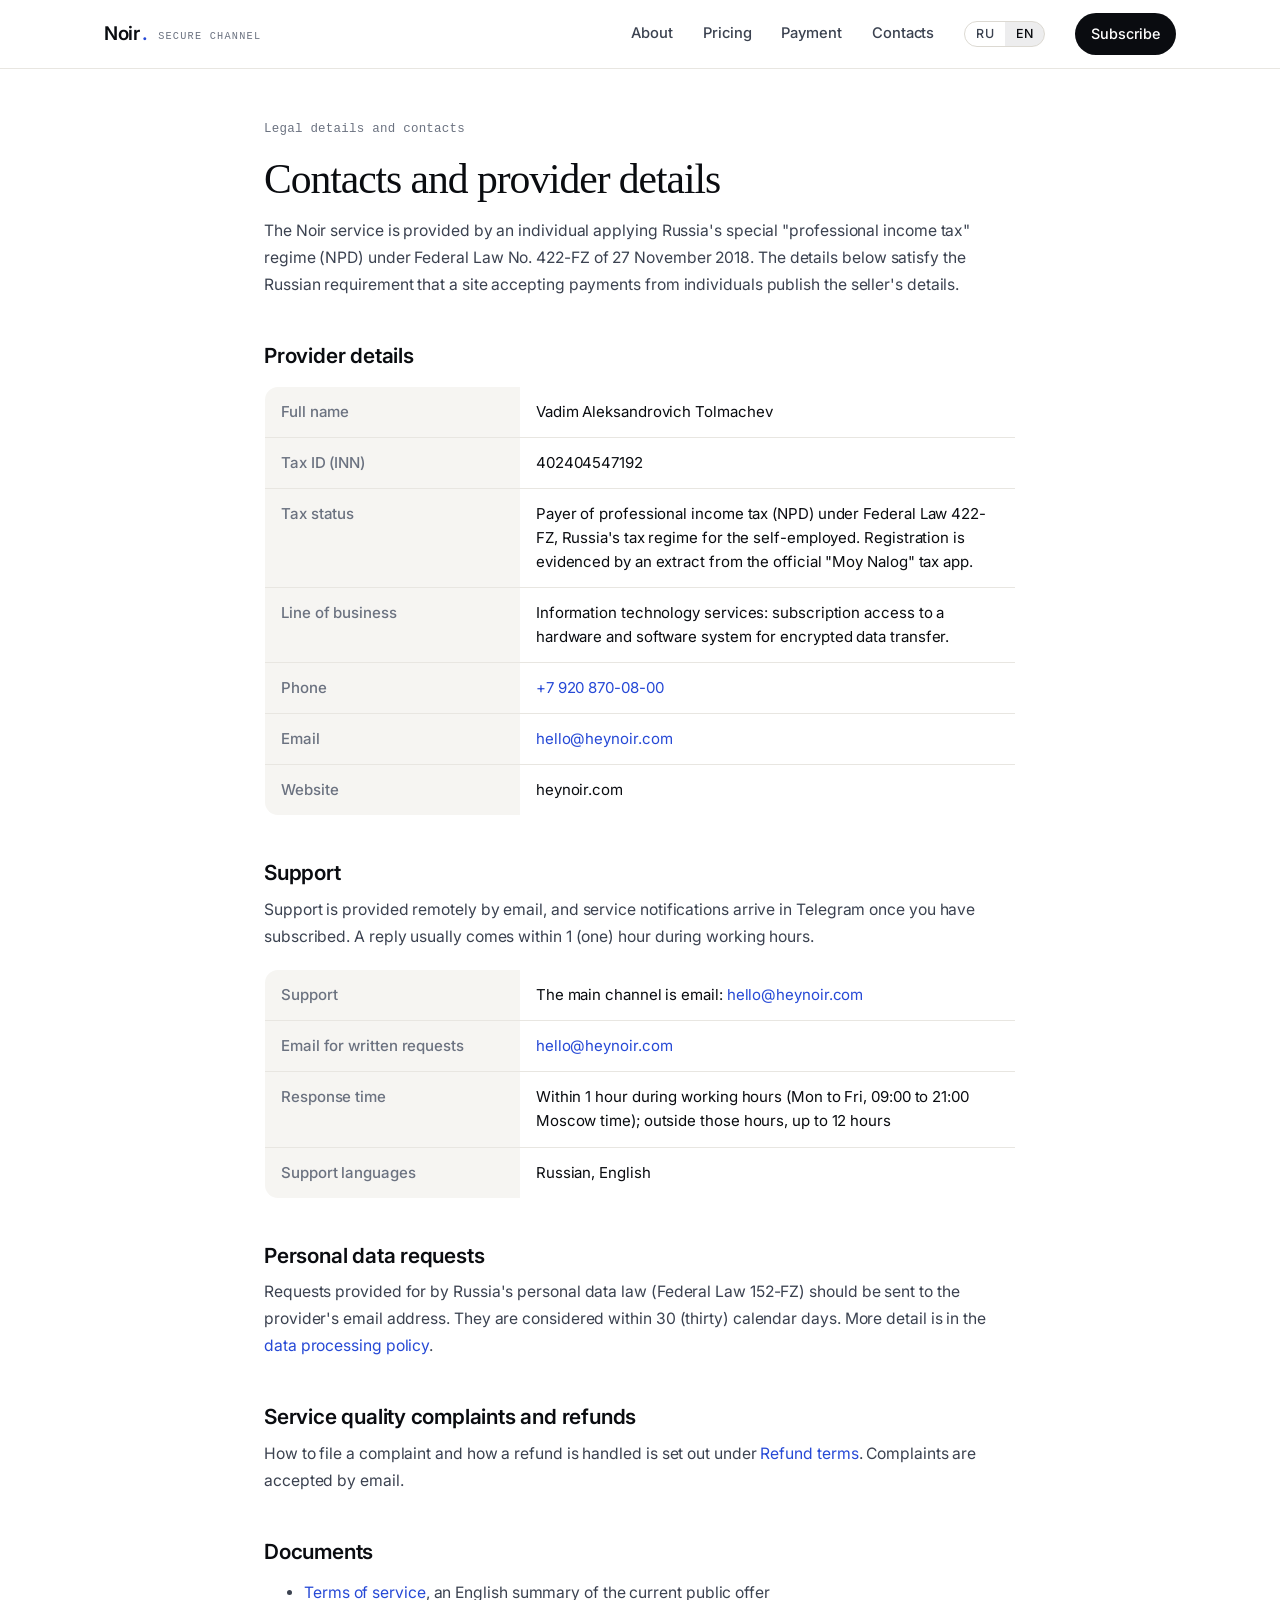
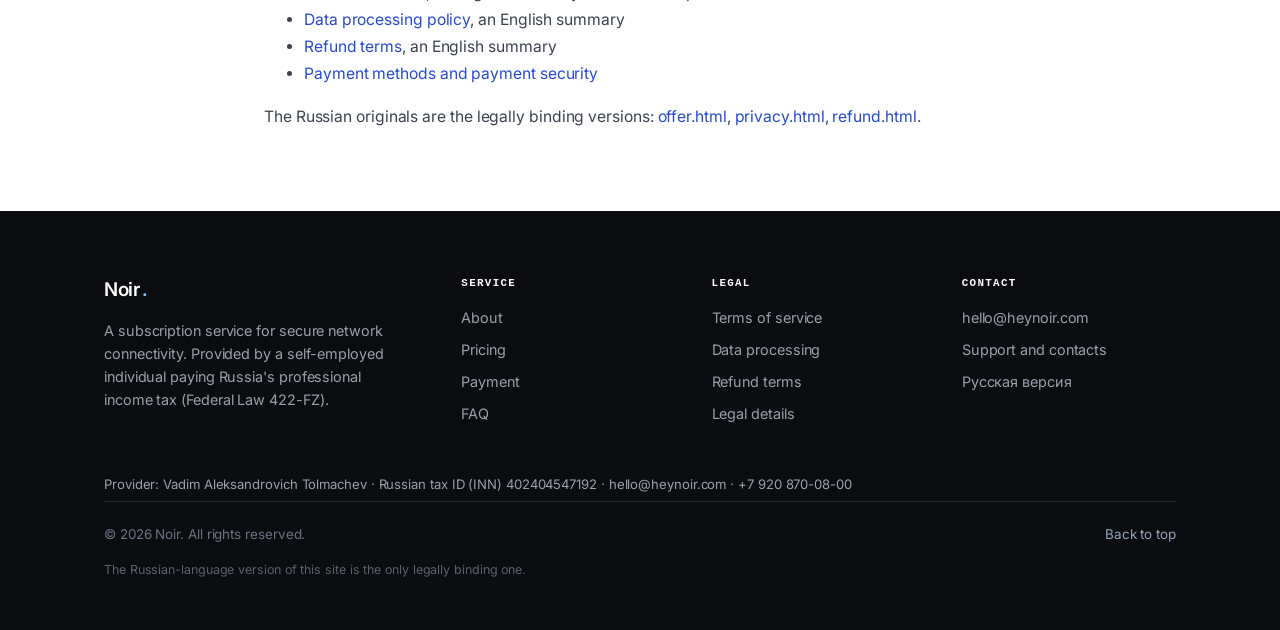
<file: en/contacts.html>
<!doctype html>
<html lang="en">
<head>
  <meta charset="utf-8">
  <meta name="viewport" content="width=device-width, initial-scale=1">
  <title>Contacts and legal details — Noir</title>
  <meta name="description" content="Legal details of the provider of the Noir service, support contacts and ways to get in touch.">
  <link rel="icon" href="/favicon.svg" type="image/svg+xml">
  <link rel="preconnect" href="https://fonts.googleapis.com">
  <link rel="preconnect" href="https://fonts.gstatic.com" crossorigin>
  <link rel="stylesheet" href="https://fonts.googleapis.com/css2?family=Inter:wght@400;500;600&display=swap">
  <link rel="stylesheet" href="/noir-corp.css">

  <meta property="og:type" content="website">
  <meta property="og:title" content="Contacts and legal details — Noir">
  <meta property="og:description" content="Who provides the service, how to reach support, and where to send data protection and refund requests.">
  <meta property="og:url" content="https://heynoir.com/en/contacts.html">
  <meta property="og:locale" content="en_US">
  <meta property="og:locale:alternate" content="ru_RU">
  <link rel="canonical" href="https://heynoir.com/en/contacts.html">
  <link rel="alternate" hreflang="ru" href="https://heynoir.com/contacts.html">
  <link rel="alternate" hreflang="en" href="https://heynoir.com/en/contacts.html">
  <link rel="alternate" hreflang="x-default" href="https://heynoir.com/contacts.html">
<!-- Web analytics: our own, on s.noirvpn.org. The data stays with us. -->
<script defer src="https://s.noirvpn.org/n.js" data-website-id="4ba6fdea-3851-48e6-a78a-fea0c8b20341"></script>
</head>
<body>

<header class="header">
  <div class="wrap nav">
    <a class="brand" href="/en/">Noir<span class="dot">.</span><span class="brand-sub">secure channel</span></a>
    <nav class="nav-links" id="nav-links">
      <a href="/en/#about">About</a>
      <a href="/en/#pricing">Pricing</a>
      <a href="/en/payment-info.html">Payment</a>
      <a href="/en/contacts.html">Contacts</a>
      <div class="lang" role="group" aria-label="Язык / Language">
        <a href="/contacts.html" hreflang="ru" lang="ru" data-lang-to="ru">RU</a>
        <span class="lang-on" aria-current="true">EN</span>
      </div>
      <a class="nav-cta" href="/en/#pricing">Subscribe</a>
    </nav>
    <button class="burger" id="burger" aria-label="Menu" aria-expanded="false"><span></span><span></span><span></span></button>
  </div>
</header>

<main class="doc">
  <div class="wrap" style="max-width: 800px;">
    <div class="doc-meta">Legal details and contacts</div>
    <h1>Contacts and provider details</h1>
    <p>The Noir service is provided by an individual applying Russia's special "professional income tax" regime (NPD) under Federal Law No. 422-FZ of 27 November 2018. The details below satisfy the Russian requirement that a site accepting payments from individuals publish the seller's details.</p>

    <h2>Provider details</h2>
    <table class="kv-table">
      <tr><th>Full name</th><td>Vadim Aleksandrovich Tolmachev</td></tr>
      <tr><th>Tax ID (INN)</th><td>402404547192</td></tr>
      <tr><th>Tax status</th><td>Payer of professional income tax (NPD) under Federal Law 422-FZ, Russia's tax regime for the self-employed. Registration is evidenced by an extract from the official "Moy Nalog" tax app.</td></tr>
      <tr><th>Line of business</th><td>Information technology services: subscription access to a hardware and software system for encrypted data transfer.</td></tr>
      <tr><th>Phone</th><td><a href="tel:+79208700800">+7 920 870-08-00</a></td></tr>
      <tr><th>Email</th><td><a href="mailto:hello@heynoir.com">hello@heynoir.com</a></td></tr>
      <tr><th>Website</th><td>heynoir.com</td></tr>
    </table>

    <h2>Support</h2>
    <p>Support is provided remotely by email, and service notifications arrive in Telegram once you have subscribed. A reply usually comes within 1 (one) hour during working hours.</p>
    <table class="kv-table">
      <tr><th>Support</th><td>The main channel is email: <a href="mailto:hello@heynoir.com">hello@heynoir.com</a></td></tr>
      <tr><th>Email for written requests</th><td><a href="mailto:hello@heynoir.com">hello@heynoir.com</a></td></tr>
      <tr><th>Response time</th><td>Within 1 hour during working hours (Mon to Fri, 09:00 to 21:00 Moscow time); outside those hours, up to 12 hours</td></tr>
      <tr><th>Support languages</th><td>Russian, English</td></tr>
    </table>

    <h2>Personal data requests</h2>
    <p>Requests provided for by Russia's personal data law (Federal Law 152-FZ) should be sent to the provider's email address. They are considered within 30 (thirty) calendar days. More detail is in the <a href="/en/privacy.html">data processing policy</a>.</p>

    <h2>Service quality complaints and refunds</h2>
    <p>How to file a complaint and how a refund is handled is set out under <a href="/en/refund.html">Refund terms</a>. Complaints are accepted by email.</p>

    <h2>Documents</h2>
    <ul>
      <li><a href="/en/offer.html">Terms of service</a>, an English summary of the current public offer</li>
      <li><a href="/en/privacy.html">Data processing policy</a>, an English summary</li>
      <li><a href="/en/refund.html">Refund terms</a>, an English summary</li>
      <li><a href="/en/payment-info.html">Payment methods and payment security</a></li>
    </ul>
    <p>The Russian originals are the legally binding versions: <a href="/offer.html" hreflang="ru" lang="ru">offer.html</a>, <a href="/privacy.html" hreflang="ru" lang="ru">privacy.html</a>, <a href="/refund.html" hreflang="ru" lang="ru">refund.html</a>.</p>
  </div>
</main>

<footer class="footer">
  <div class="wrap">
    <div class="foot-grid">
      <div class="foot-brand">
        <a class="brand" href="/en/" style="color: #fff;">Noir<span class="dot" style="color: #93c5fd;">.</span></a>
        <p>A subscription service for secure network connectivity. Provided by a self-employed individual paying Russia's professional income tax (Federal Law 422-FZ).</p>
      </div>
      <div class="foot-col">
        <h4>Service</h4>
        <a href="/en/#about">About</a>
        <a href="/en/#pricing">Pricing</a>
        <a href="/en/payment-info.html">Payment</a>
        <a href="/en/#faq">FAQ</a>
      </div>
      <div class="foot-col">
        <h4>Legal</h4>
        <a href="/en/offer.html">Terms of service</a>
        <a href="/en/privacy.html">Data processing</a>
        <a href="/en/refund.html">Refund terms</a>
        <a href="/en/contacts.html">Legal details</a>
      </div>
      <div class="foot-col">
        <h4>Contact</h4>
        <a href="mailto:hello@heynoir.com">hello@heynoir.com</a>
        <a href="/en/contacts.html">Support and contacts</a>
        <a href="/contacts.html" hreflang="ru" lang="ru" data-lang-to="ru">Русская версия</a>
      </div>
    </div>
    <p class="foot-req">Provider: Vadim Aleksandrovich Tolmachev · Russian tax ID (INN) 402404547192 · <a href="mailto:hello@heynoir.com">hello@heynoir.com</a> · <a href="tel:+79208700800">+7 920 870-08-00</a></p>
      <div class="foot-bottom">
      <span>© 2026 Noir. All rights reserved.</span>
      <a href="#" style="color: #94a3b8;">Back to top</a>
    </div>
    <p class="foot-disc">The Russian-language version of this site is the only legally binding one.</p>
  </div>
</footer>

<script src="/noir-corp.js" defer></script>
</body>
</html>
</file>
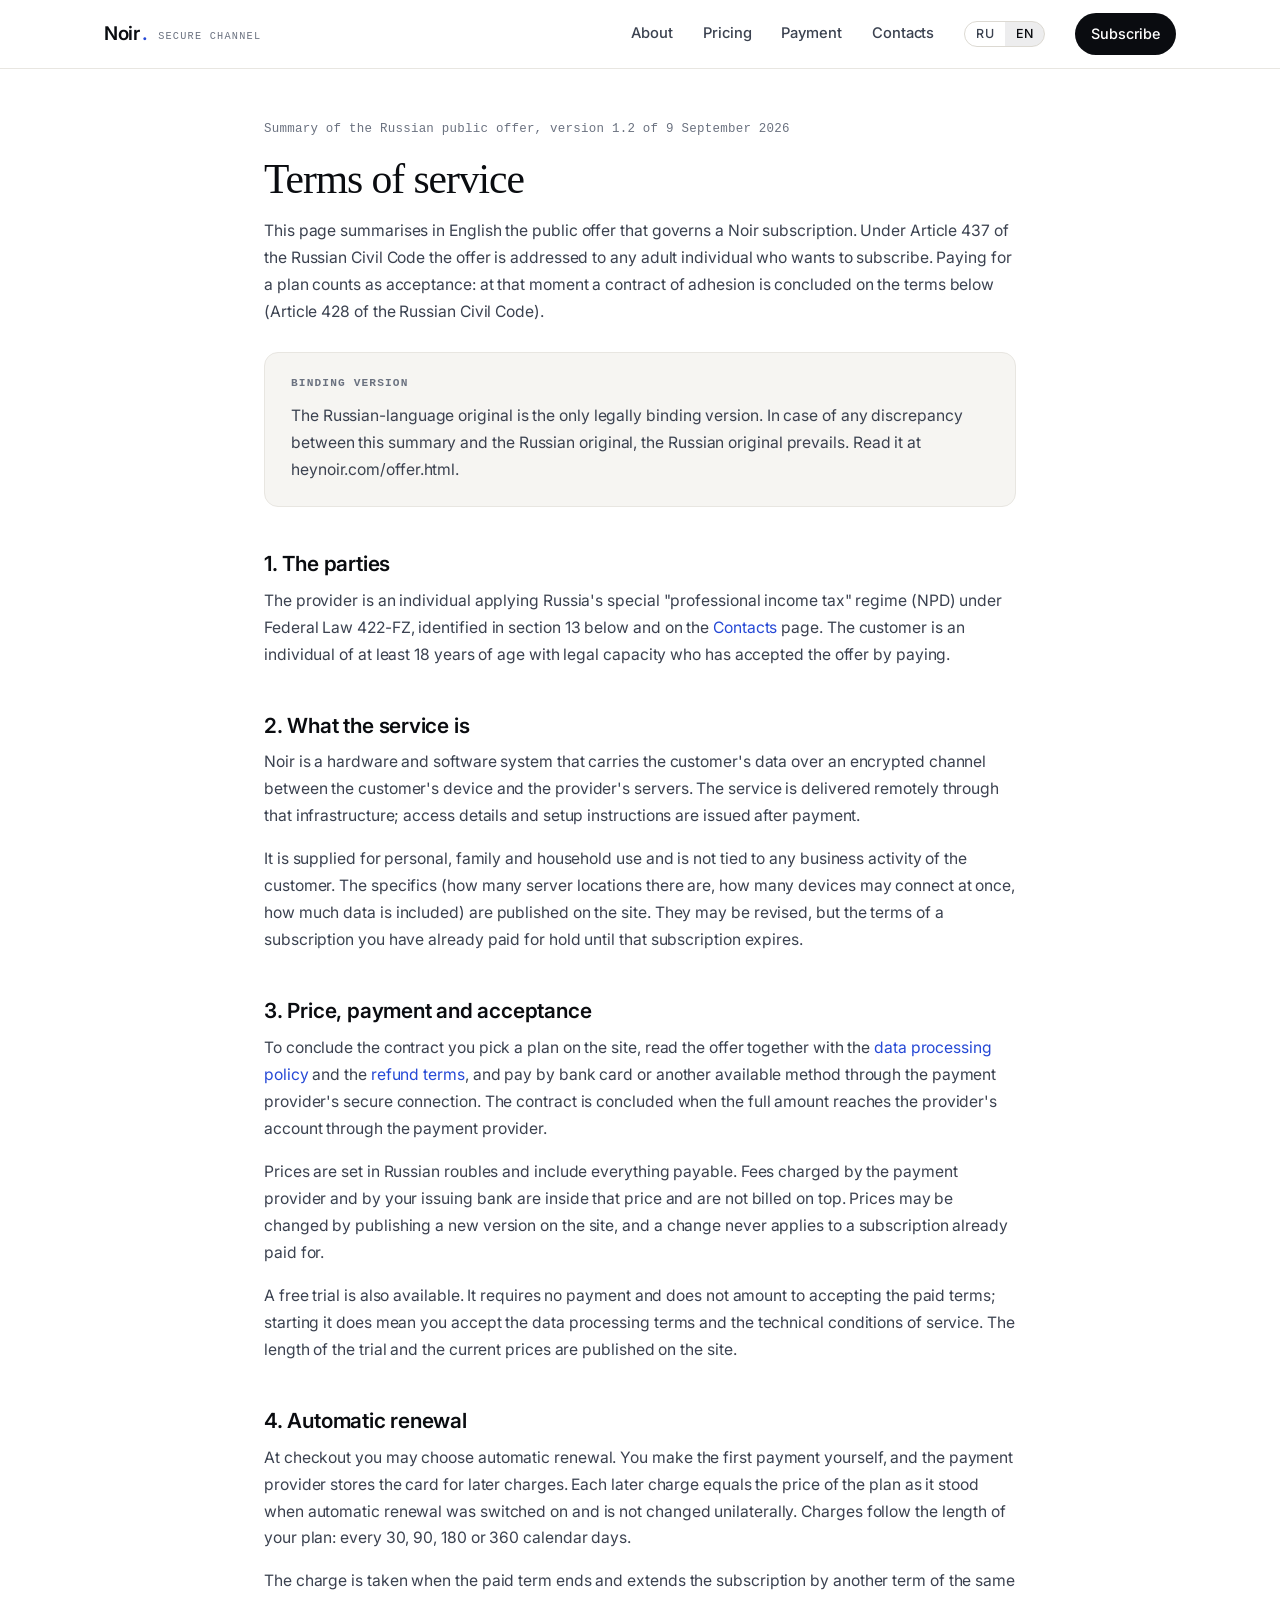
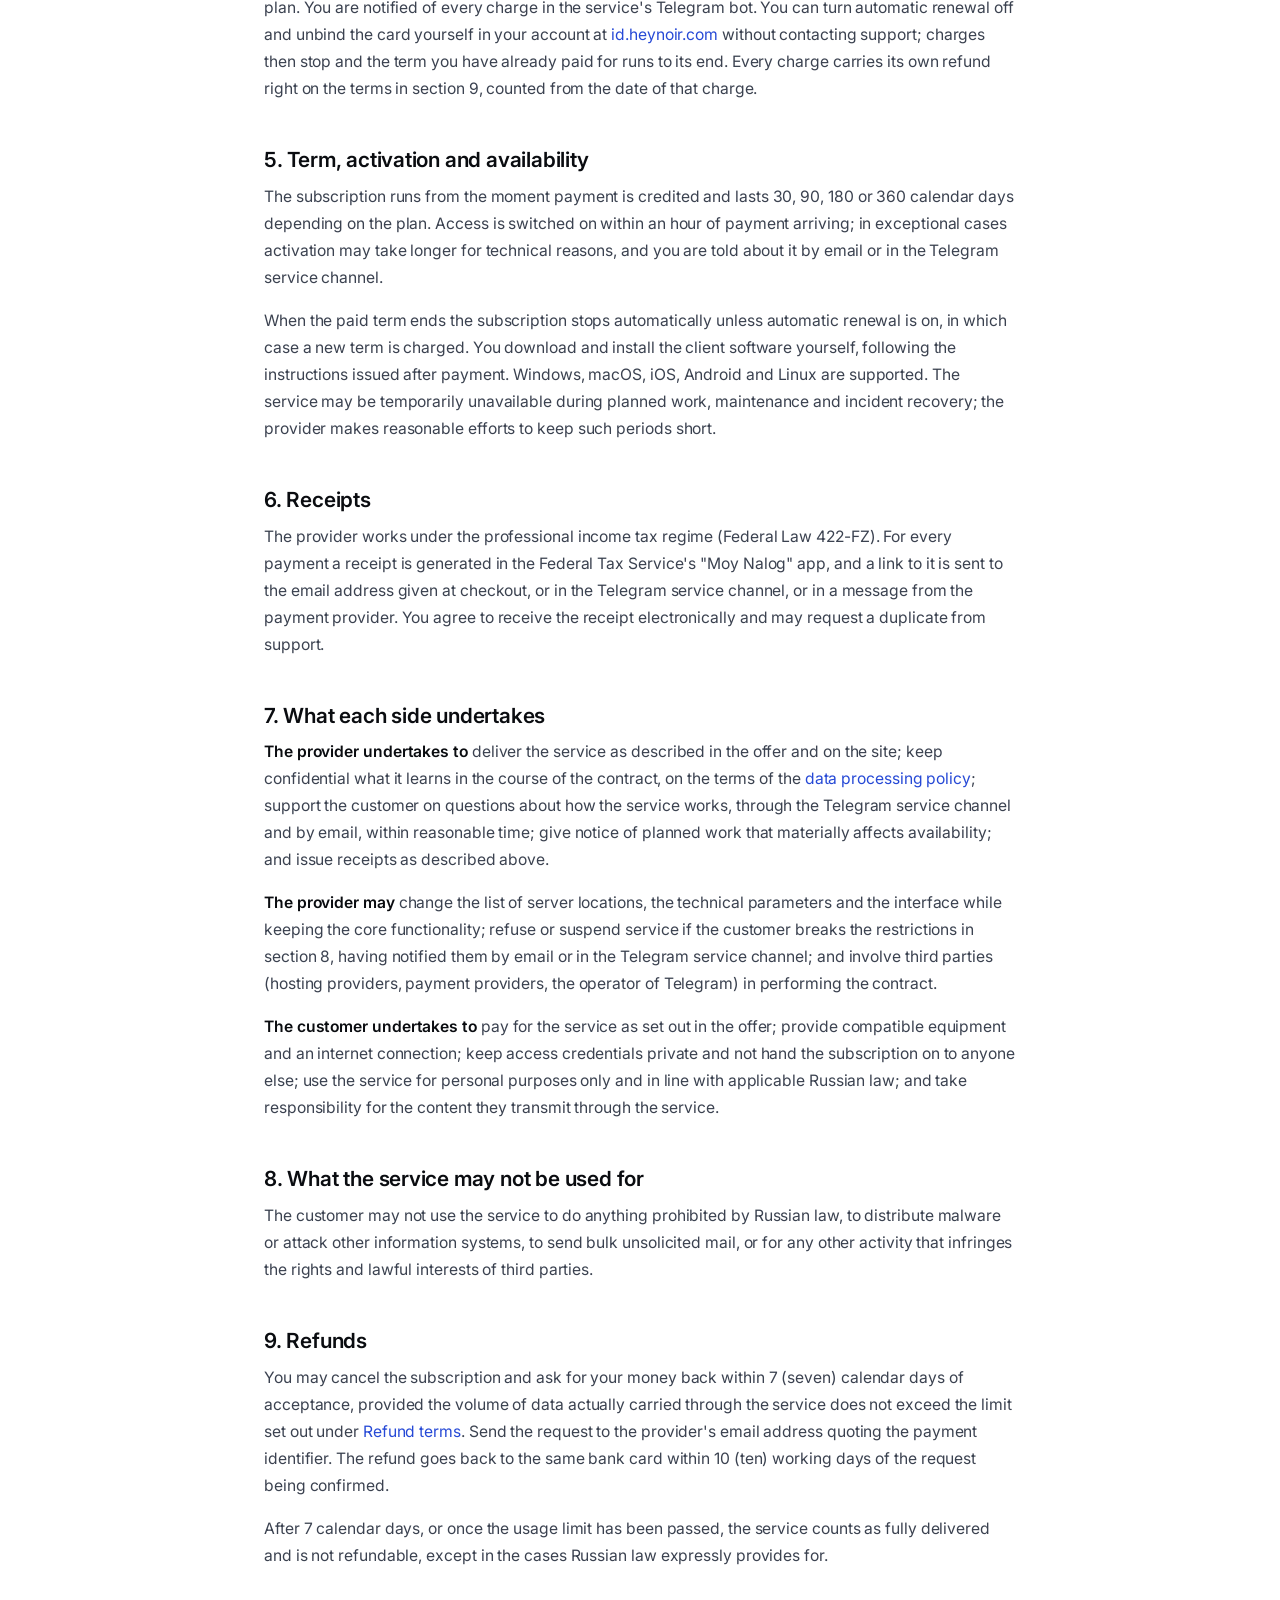
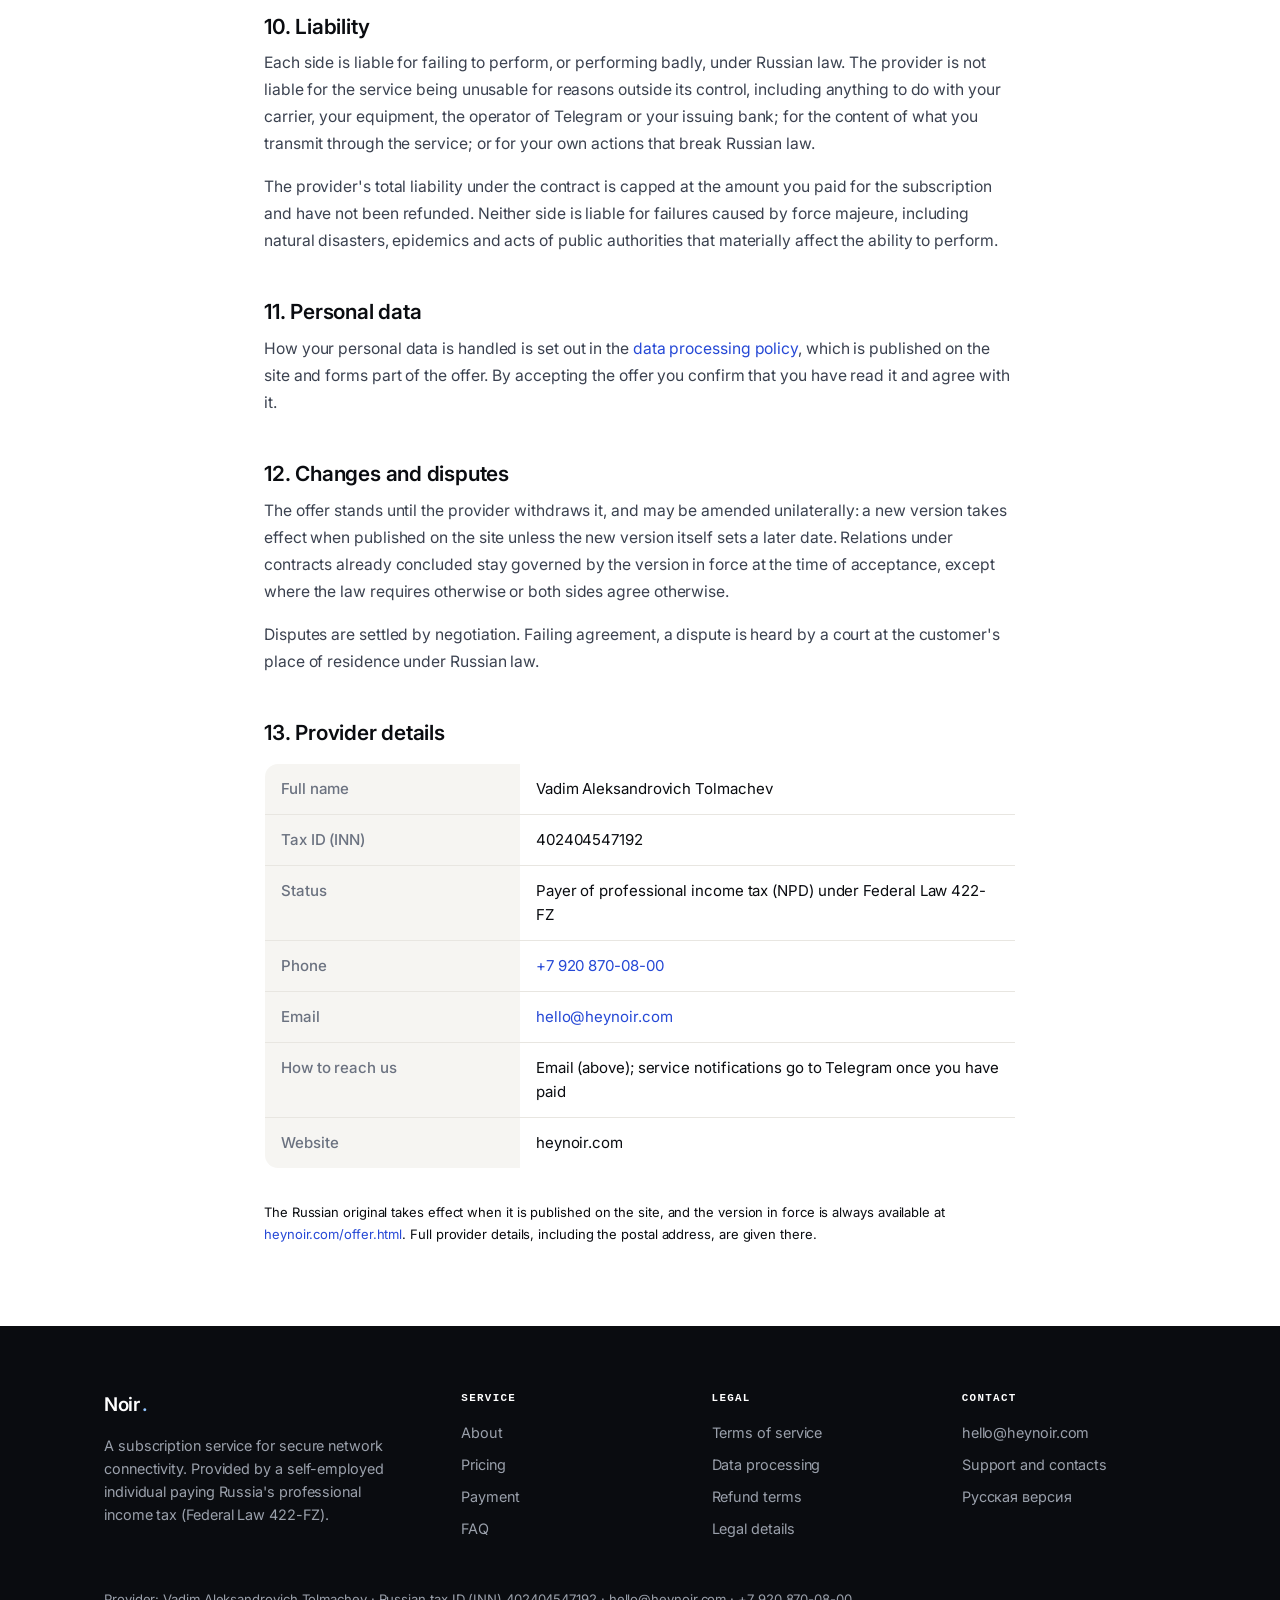
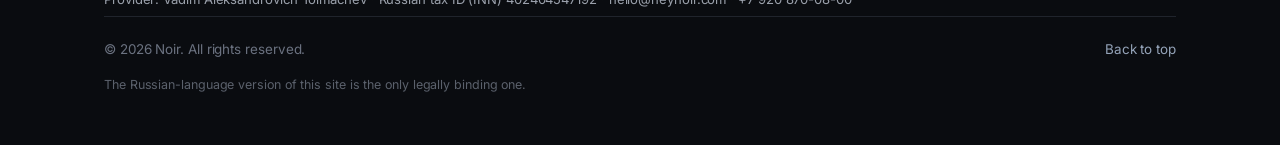
<file: en/offer.html>
<!doctype html>
<html lang="en">
<head>
  <meta charset="utf-8">
  <meta name="viewport" content="width=device-width, initial-scale=1">
  <title>Terms of service — Noir</title>
  <meta name="description" content="An English summary of the Noir public offer: what the service is, how payment and acceptance work, refunds, liability and provider details. The Russian original is binding.">
  <link rel="icon" href="/favicon.svg" type="image/svg+xml">
  <link rel="preconnect" href="https://fonts.googleapis.com">
  <link rel="preconnect" href="https://fonts.gstatic.com" crossorigin>
  <link rel="stylesheet" href="https://fonts.googleapis.com/css2?family=Inter:wght@400;500;600&display=swap">
  <link rel="stylesheet" href="/noir-corp.css">

  <meta property="og:type" content="website">
  <meta property="og:title" content="Terms of service — Noir">
  <meta property="og:description" content="An English summary of the public offer that governs a Noir subscription. The Russian original is the binding version.">
  <meta property="og:url" content="https://heynoir.com/en/offer.html">
  <meta property="og:locale" content="en_US">
  <meta property="og:locale:alternate" content="ru_RU">
  <link rel="canonical" href="https://heynoir.com/en/offer.html">
  <link rel="alternate" hreflang="ru" href="https://heynoir.com/offer.html">
  <link rel="alternate" hreflang="en" href="https://heynoir.com/en/offer.html">
  <link rel="alternate" hreflang="x-default" href="https://heynoir.com/offer.html">
<!-- Web analytics: our own, on s.noirvpn.org. The data stays with us. -->
<script defer src="https://s.noirvpn.org/n.js" data-website-id="4ba6fdea-3851-48e6-a78a-fea0c8b20341"></script>
</head>
<body>

<header class="header">
  <div class="wrap nav">
    <a class="brand" href="/en/">Noir<span class="dot">.</span><span class="brand-sub">secure channel</span></a>
    <nav class="nav-links" id="nav-links">
      <a href="/en/#about">About</a>
      <a href="/en/#pricing">Pricing</a>
      <a href="/en/payment-info.html">Payment</a>
      <a href="/en/contacts.html">Contacts</a>
      <div class="lang" role="group" aria-label="Язык / Language">
        <a href="/offer.html" hreflang="ru" lang="ru" data-lang-to="ru">RU</a>
        <span class="lang-on" aria-current="true">EN</span>
      </div>
      <a class="nav-cta" href="/en/#pricing">Subscribe</a>
    </nav>
    <button class="burger" id="burger" aria-label="Menu" aria-expanded="false"><span></span><span></span><span></span></button>
  </div>
</header>

<main class="doc">
  <div class="wrap" style="max-width: 800px;">
    <div class="doc-meta">Summary of the Russian public offer, version 1.2 of 9 September 2026</div>
    <h1>Terms of service</h1>
    <p>This page summarises in English the public offer that governs a Noir subscription. Under Article 437 of the Russian Civil Code the offer is addressed to any adult individual who wants to subscribe. Paying for a plan counts as acceptance: at that moment a contract of adhesion is concluded on the terms below (Article 428 of the Russian Civil Code).</p>

    <div class="toc">
      <h4>Binding version</h4>
      <p style="margin:0">The Russian-language original is the only legally binding version. In case of any discrepancy between this summary and the Russian original, the Russian original prevails. Read it at <a href="/offer.html" hreflang="ru" lang="ru">heynoir.com/offer.html</a>.</p>
    </div>

    <h2>1. The parties</h2>
    <p>The provider is an individual applying Russia's special "professional income tax" regime (NPD) under Federal Law 422-FZ, identified in section 13 below and on the <a href="/en/contacts.html">Contacts</a> page. The customer is an individual of at least 18 years of age with legal capacity who has accepted the offer by paying.</p>

    <h2>2. What the service is</h2>
    <p>Noir is a hardware and software system that carries the customer's data over an encrypted channel between the customer's device and the provider's servers. The service is delivered remotely through that infrastructure; access details and setup instructions are issued after payment.</p>
    <p>It is supplied for personal, family and household use and is not tied to any business activity of the customer. The specifics (how many server locations there are, how many devices may connect at once, how much data is included) are published on the site. They may be revised, but the terms of a subscription you have already paid for hold until that subscription expires.</p>

    <h2>3. Price, payment and acceptance</h2>
    <p>To conclude the contract you pick a plan on the site, read the offer together with the <a href="/en/privacy.html">data processing policy</a> and the <a href="/en/refund.html">refund terms</a>, and pay by bank card or another available method through the payment provider's secure connection. The contract is concluded when the full amount reaches the provider's account through the payment provider.</p>
    <p>Prices are set in Russian roubles and include everything payable. Fees charged by the payment provider and by your issuing bank are inside that price and are not billed on top. Prices may be changed by publishing a new version on the site, and a change never applies to a subscription already paid for.</p>
    <p>A free trial is also available. It requires no payment and does not amount to accepting the paid terms; starting it does mean you accept the data processing terms and the technical conditions of service. The length of the trial and the current prices are published on the site.</p>

    <h2>4. Automatic renewal</h2>
    <p>At checkout you may choose automatic renewal. You make the first payment yourself, and the payment provider stores the card for later charges. Each later charge equals the price of the plan as it stood when automatic renewal was switched on and is not changed unilaterally. Charges follow the length of your plan: every 30, 90, 180 or 360 calendar days.</p>
    <p>The charge is taken when the paid term ends and extends the subscription by another term of the same plan. You are notified of every charge in the service's Telegram bot. You can turn automatic renewal off and unbind the card yourself in your account at <a href="https://id.heynoir.com/?from=site&amp;lang=en">id.heynoir.com</a> without contacting support; charges then stop and the term you have already paid for runs to its end. Every charge carries its own refund right on the terms in section 9, counted from the date of that charge.</p>

    <h2>5. Term, activation and availability</h2>
    <p>The subscription runs from the moment payment is credited and lasts 30, 90, 180 or 360 calendar days depending on the plan. Access is switched on within an hour of payment arriving; in exceptional cases activation may take longer for technical reasons, and you are told about it by email or in the Telegram service channel.</p>
    <p>When the paid term ends the subscription stops automatically unless automatic renewal is on, in which case a new term is charged. You download and install the client software yourself, following the instructions issued after payment. Windows, macOS, iOS, Android and Linux are supported. The service may be temporarily unavailable during planned work, maintenance and incident recovery; the provider makes reasonable efforts to keep such periods short.</p>

    <h2>6. Receipts</h2>
    <p>The provider works under the professional income tax regime (Federal Law 422-FZ). For every payment a receipt is generated in the Federal Tax Service's "Moy Nalog" app, and a link to it is sent to the email address given at checkout, or in the Telegram service channel, or in a message from the payment provider. You agree to receive the receipt electronically and may request a duplicate from support.</p>

    <h2>7. What each side undertakes</h2>
    <p><strong>The provider undertakes to</strong> deliver the service as described in the offer and on the site; keep confidential what it learns in the course of the contract, on the terms of the <a href="/en/privacy.html">data processing policy</a>; support the customer on questions about how the service works, through the Telegram service channel and by email, within reasonable time; give notice of planned work that materially affects availability; and issue receipts as described above.</p>
    <p><strong>The provider may</strong> change the list of server locations, the technical parameters and the interface while keeping the core functionality; refuse or suspend service if the customer breaks the restrictions in section 8, having notified them by email or in the Telegram service channel; and involve third parties (hosting providers, payment providers, the operator of Telegram) in performing the contract.</p>
    <p><strong>The customer undertakes to</strong> pay for the service as set out in the offer; provide compatible equipment and an internet connection; keep access credentials private and not hand the subscription on to anyone else; use the service for personal purposes only and in line with applicable Russian law; and take responsibility for the content they transmit through the service.</p>

    <h2>8. What the service may not be used for</h2>
    <p>The customer may not use the service to do anything prohibited by Russian law, to distribute malware or attack other information systems, to send bulk unsolicited mail, or for any other activity that infringes the rights and lawful interests of third parties.</p>

    <h2>9. Refunds</h2>
    <p>You may cancel the subscription and ask for your money back within 7 (seven) calendar days of acceptance, provided the volume of data actually carried through the service does not exceed the limit set out under <a href="/en/refund.html">Refund terms</a>. Send the request to the provider's email address quoting the payment identifier. The refund goes back to the same bank card within 10 (ten) working days of the request being confirmed.</p>
    <p>After 7 calendar days, or once the usage limit has been passed, the service counts as fully delivered and is not refundable, except in the cases Russian law expressly provides for.</p>

    <h2>10. Liability</h2>
    <p>Each side is liable for failing to perform, or performing badly, under Russian law. The provider is not liable for the service being unusable for reasons outside its control, including anything to do with your carrier, your equipment, the operator of Telegram or your issuing bank; for the content of what you transmit through the service; or for your own actions that break Russian law.</p>
    <p>The provider's total liability under the contract is capped at the amount you paid for the subscription and have not been refunded. Neither side is liable for failures caused by force majeure, including natural disasters, epidemics and acts of public authorities that materially affect the ability to perform.</p>

    <h2>11. Personal data</h2>
    <p>How your personal data is handled is set out in the <a href="/en/privacy.html">data processing policy</a>, which is published on the site and forms part of the offer. By accepting the offer you confirm that you have read it and agree with it.</p>

    <h2>12. Changes and disputes</h2>
    <p>The offer stands until the provider withdraws it, and may be amended unilaterally: a new version takes effect when published on the site unless the new version itself sets a later date. Relations under contracts already concluded stay governed by the version in force at the time of acceptance, except where the law requires otherwise or both sides agree otherwise.</p>
    <p>Disputes are settled by negotiation. Failing agreement, a dispute is heard by a court at the customer's place of residence under Russian law.</p>

    <h2>13. Provider details</h2>
    <table class="kv-table">
      <tr><th>Full name</th><td>Vadim Aleksandrovich Tolmachev</td></tr>
      <tr><th>Tax ID (INN)</th><td>402404547192</td></tr>
      <tr><th>Status</th><td>Payer of professional income tax (NPD) under Federal Law 422-FZ</td></tr>
      <tr><th>Phone</th><td><a href="tel:+79208700800">+7 920 870-08-00</a></td></tr>
      <tr><th>Email</th><td><a href="mailto:hello@heynoir.com">hello@heynoir.com</a></td></tr>
      <tr><th>How to reach us</th><td>Email (above); service notifications go to Telegram once you have paid</td></tr>
      <tr><th>Website</th><td>heynoir.com</td></tr>
    </table>

    <p style="margin-top: 32px; font-size: 13px; color: var(--text-mute);">
      The Russian original takes effect when it is published on the site, and the version in force is always available at
      <a href="/offer.html" hreflang="ru" lang="ru">heynoir.com/offer.html</a>. Full provider details, including the postal address, are given there.
    </p>
  </div>
</main>

<footer class="footer">
  <div class="wrap">
    <div class="foot-grid">
      <div class="foot-brand">
        <a class="brand" href="/en/" style="color: #fff;">Noir<span class="dot" style="color: #93c5fd;">.</span></a>
        <p>A subscription service for secure network connectivity. Provided by a self-employed individual paying Russia's professional income tax (Federal Law 422-FZ).</p>
      </div>
      <div class="foot-col">
        <h4>Service</h4>
        <a href="/en/#about">About</a>
        <a href="/en/#pricing">Pricing</a>
        <a href="/en/payment-info.html">Payment</a>
        <a href="/en/#faq">FAQ</a>
      </div>
      <div class="foot-col">
        <h4>Legal</h4>
        <a href="/en/offer.html">Terms of service</a>
        <a href="/en/privacy.html">Data processing</a>
        <a href="/en/refund.html">Refund terms</a>
        <a href="/en/contacts.html">Legal details</a>
      </div>
      <div class="foot-col">
        <h4>Contact</h4>
        <a href="mailto:hello@heynoir.com">hello@heynoir.com</a>
        <a href="/en/contacts.html">Support and contacts</a>
        <a href="/offer.html" hreflang="ru" lang="ru" data-lang-to="ru">Русская версия</a>
      </div>
    </div>
    <p class="foot-req">Provider: Vadim Aleksandrovich Tolmachev · Russian tax ID (INN) 402404547192 · <a href="mailto:hello@heynoir.com">hello@heynoir.com</a> · <a href="tel:+79208700800">+7 920 870-08-00</a></p>
      <div class="foot-bottom">
      <span>© 2026 Noir. All rights reserved.</span>
      <a href="#" style="color: #94a3b8;">Back to top</a>
    </div>
    <p class="foot-disc">The Russian-language version of this site is the only legally binding one.</p>
  </div>
</footer>

<script src="/noir-corp.js" defer></script>
</body>
</html>
</file>
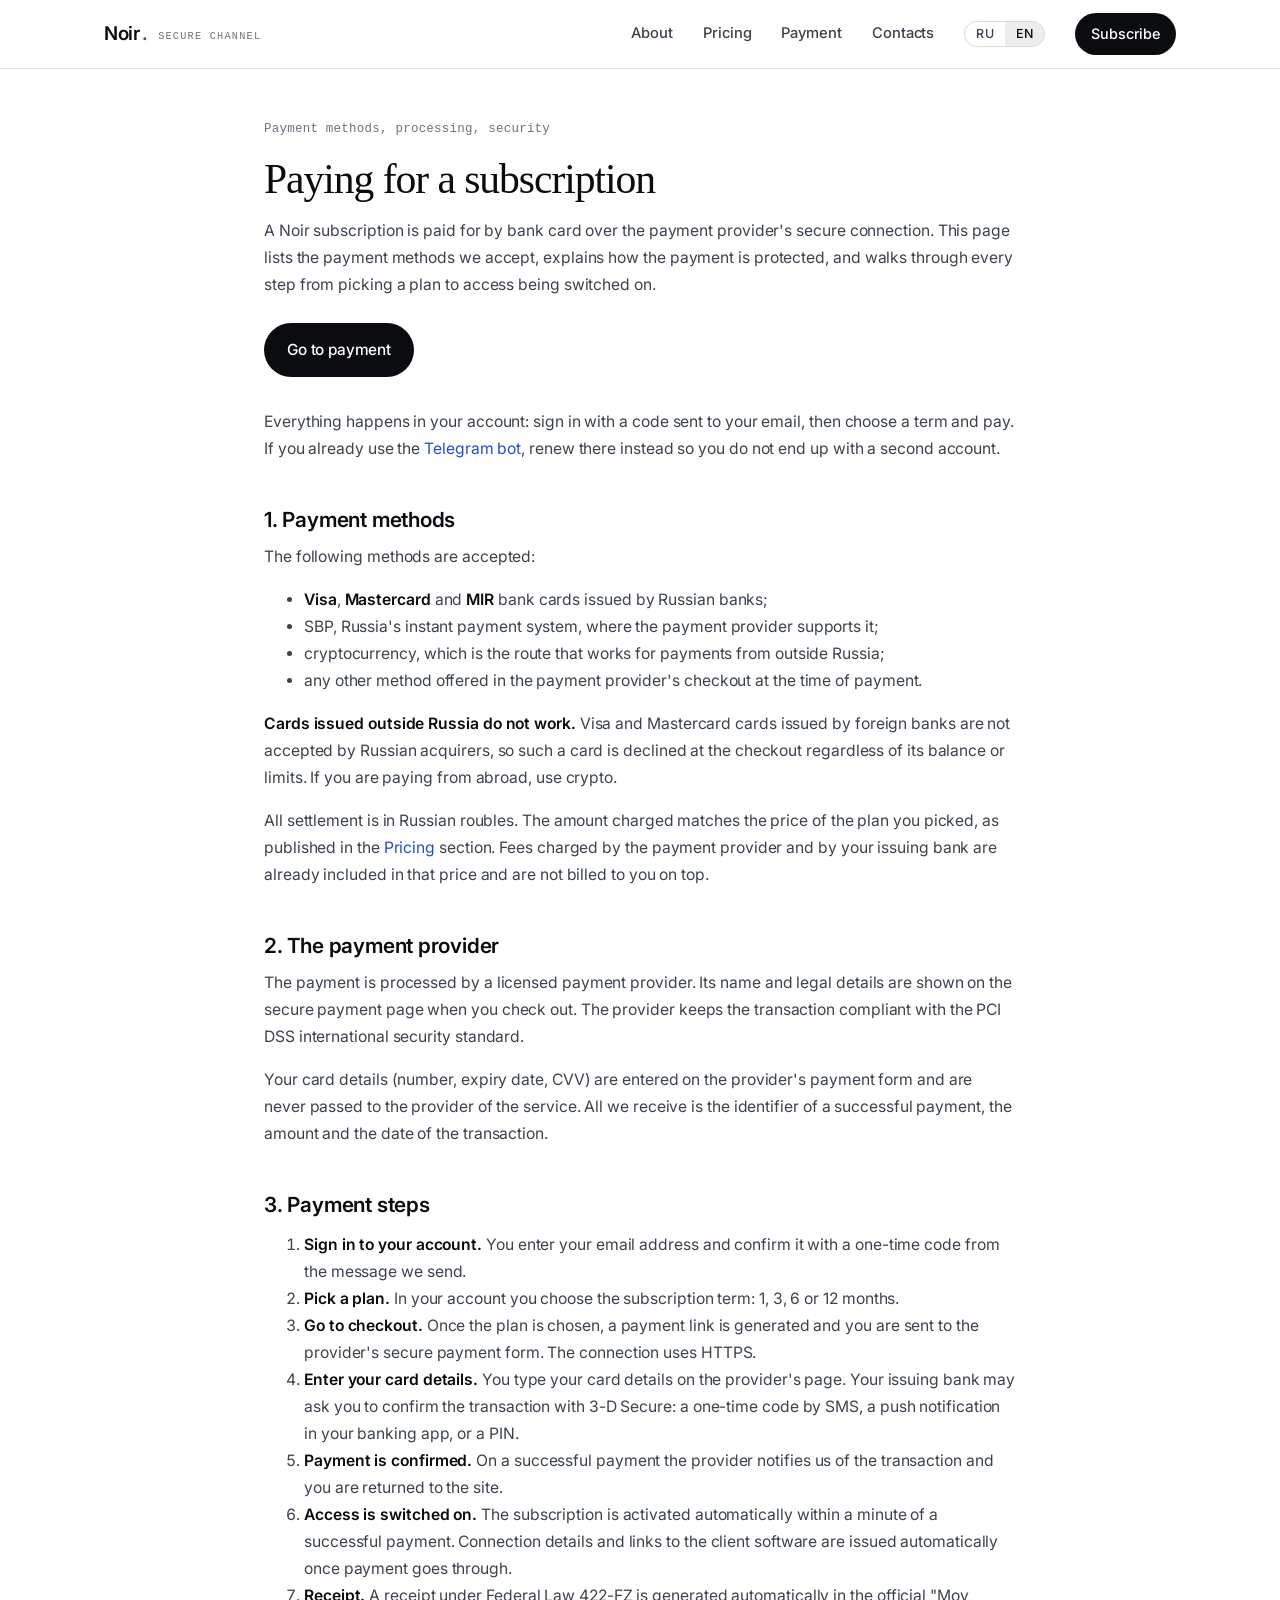
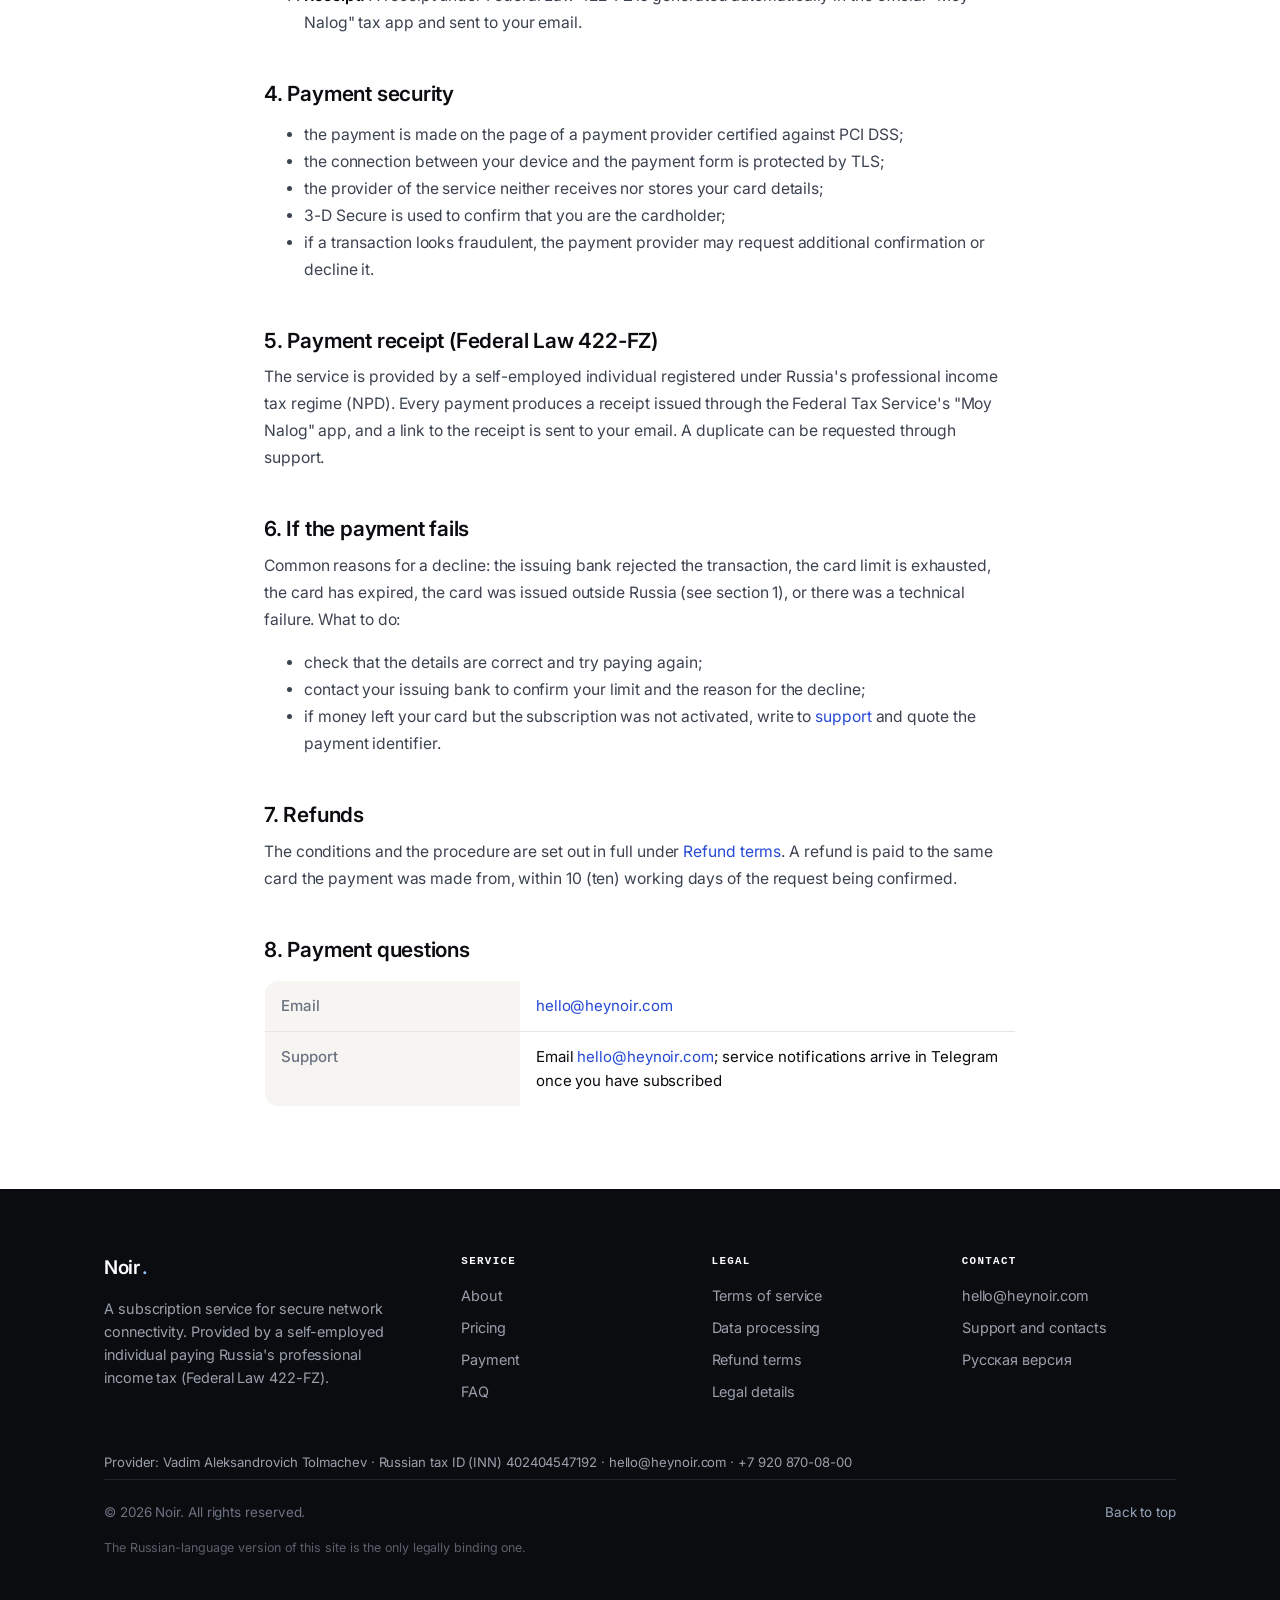
<file: en/payment-info.html>
<!doctype html>
<html lang="en">
<head>
  <meta charset="utf-8">
  <meta name="viewport" content="width=device-width, initial-scale=1">
  <title>Payment methods and security — Noir</title>
  <meta name="description" content="How to pay for a Noir subscription: Visa, Mastercard and MIR bank cards, SBP, crypto from abroad. Payment security, 3-D Secure, processing by the payment provider.">
  <link rel="icon" href="/favicon.svg" type="image/svg+xml">
  <link rel="preconnect" href="https://fonts.googleapis.com">
  <link rel="preconnect" href="https://fonts.gstatic.com" crossorigin>
  <link rel="stylesheet" href="https://fonts.googleapis.com/css2?family=Inter:wght@400;500;600&display=swap">
  <link rel="stylesheet" href="/noir-corp.css">

  <meta property="og:type" content="website">
  <meta property="og:title" content="Payment methods and security — Noir">
  <meta property="og:description" content="Accepted payment methods, how the payment is protected, and every step from picking a plan to access being switched on.">
  <meta property="og:url" content="https://heynoir.com/en/payment-info.html">
  <meta property="og:locale" content="en_US">
  <meta property="og:locale:alternate" content="ru_RU">
  <link rel="canonical" href="https://heynoir.com/en/payment-info.html">
  <link rel="alternate" hreflang="ru" href="https://heynoir.com/payment-info.html">
  <link rel="alternate" hreflang="en" href="https://heynoir.com/en/payment-info.html">
  <link rel="alternate" hreflang="x-default" href="https://heynoir.com/payment-info.html">
<!-- Web analytics: our own, on s.noirvpn.org. The data stays with us. -->
<script defer src="https://s.noirvpn.org/n.js" data-website-id="4ba6fdea-3851-48e6-a78a-fea0c8b20341"></script>
</head>
<body>

<header class="header">
  <div class="wrap nav">
    <a class="brand" href="/en/">Noir<span class="dot">.</span><span class="brand-sub">secure channel</span></a>
    <nav class="nav-links" id="nav-links">
      <a href="/en/#about">About</a>
      <a href="/en/#pricing">Pricing</a>
      <a href="/en/payment-info.html">Payment</a>
      <a href="/en/contacts.html">Contacts</a>
      <div class="lang" role="group" aria-label="Язык / Language">
        <a href="/payment-info.html" hreflang="ru" lang="ru" data-lang-to="ru">RU</a>
        <span class="lang-on" aria-current="true">EN</span>
      </div>
      <a class="nav-cta" href="/en/#pricing">Subscribe</a>
    </nav>
    <button class="burger" id="burger" aria-label="Menu" aria-expanded="false"><span></span><span></span><span></span></button>
  </div>
</header>

<main class="doc">
  <div class="wrap" style="max-width: 800px;">
    <div class="doc-meta">Payment methods, processing, security</div>
    <h1>Paying for a subscription</h1>
    <p>A Noir subscription is paid for by bank card over the payment provider's secure connection. This page lists the payment methods we accept, explains how the payment is protected, and walks through every step from picking a plan to access being switched on.</p>

    <p style="margin: 24px 0 32px;"><a class="btn btn-primary" href="https://id.heynoir.com/?from=site&amp;lang=en">Go to payment</a></p>
    <p>Everything happens in your account: sign in with a code sent to your email, then choose a term and pay. If you already use the <a href="https://t.me/NoirVPN_bot">Telegram bot</a>, renew there instead so you do not end up with a second account.</p>

    <h2>1. Payment methods</h2>
    <p>The following methods are accepted:</p>
    <ul>
      <li><strong>Visa</strong>, <strong>Mastercard</strong> and <strong>MIR</strong> bank cards issued by Russian banks;</li>
      <li>SBP, Russia's instant payment system, where the payment provider supports it;</li>
      <li>cryptocurrency, which is the route that works for payments from outside Russia;</li>
      <li>any other method offered in the payment provider's checkout at the time of payment.</li>
    </ul>
    <p><strong>Cards issued outside Russia do not work.</strong> Visa and Mastercard cards issued by foreign banks are not accepted by Russian acquirers, so such a card is declined at the checkout regardless of its balance or limits. If you are paying from abroad, use crypto.</p>
    <p>All settlement is in Russian roubles. The amount charged matches the price of the plan you picked, as published in the <a href="/en/#pricing">Pricing</a> section. Fees charged by the payment provider and by your issuing bank are already included in that price and are not billed to you on top.</p>

    <h2>2. The payment provider</h2>
    <p>The payment is processed by a licensed payment provider. Its name and legal details are shown on the secure payment page when you check out. The provider keeps the transaction compliant with the PCI DSS international security standard.</p>
    <p>Your card details (number, expiry date, CVV) are entered on the provider's payment form and are never passed to the provider of the service. All we receive is the identifier of a successful payment, the amount and the date of the transaction.</p>

    <h2>3. Payment steps</h2>
    <ol>
      <li><strong>Sign in to your account.</strong> You enter your email address and confirm it with a one-time code from the message we send.</li>
      <li><strong>Pick a plan.</strong> In your account you choose the subscription term: 1, 3, 6 or 12 months.</li>
      <li><strong>Go to checkout.</strong> Once the plan is chosen, a payment link is generated and you are sent to the provider's secure payment form. The connection uses HTTPS.</li>
      <li><strong>Enter your card details.</strong> You type your card details on the provider's page. Your issuing bank may ask you to confirm the transaction with 3-D Secure: a one-time code by SMS, a push notification in your banking app, or a PIN.</li>
      <li><strong>Payment is confirmed.</strong> On a successful payment the provider notifies us of the transaction and you are returned to the site.</li>
      <li><strong>Access is switched on.</strong> The subscription is activated automatically within a minute of a successful payment. Connection details and links to the client software are issued automatically once payment goes through.</li>
      <li><strong>Receipt.</strong> A receipt under Federal Law 422-FZ is generated automatically in the official "Moy Nalog" tax app and sent to your email.</li>
    </ol>

    <h2>4. Payment security</h2>
    <ul>
      <li>the payment is made on the page of a payment provider certified against PCI DSS;</li>
      <li>the connection between your device and the payment form is protected by TLS;</li>
      <li>the provider of the service neither receives nor stores your card details;</li>
      <li>3-D Secure is used to confirm that you are the cardholder;</li>
      <li>if a transaction looks fraudulent, the payment provider may request additional confirmation or decline it.</li>
    </ul>

    <h2>5. Payment receipt (Federal Law 422-FZ)</h2>
    <p>The service is provided by a self-employed individual registered under Russia's professional income tax regime (NPD). Every payment produces a receipt issued through the Federal Tax Service's "Moy Nalog" app, and a link to the receipt is sent to your email. A duplicate can be requested through support.</p>

    <h2>6. If the payment fails</h2>
    <p>Common reasons for a decline: the issuing bank rejected the transaction, the card limit is exhausted, the card has expired, the card was issued outside Russia (see section 1), or there was a technical failure. What to do:</p>
    <ul>
      <li>check that the details are correct and try paying again;</li>
      <li>contact your issuing bank to confirm your limit and the reason for the decline;</li>
      <li>if money left your card but the subscription was not activated, write to <a href="/en/contacts.html">support</a> and quote the payment identifier.</li>
    </ul>

    <h2>7. Refunds</h2>
    <p>The conditions and the procedure are set out in full under <a href="/en/refund.html">Refund terms</a>. A refund is paid to the same card the payment was made from, within 10 (ten) working days of the request being confirmed.</p>

    <h2>8. Payment questions</h2>
    <table class="kv-table">
      <tr><th>Email</th><td><a href="mailto:hello@heynoir.com">hello@heynoir.com</a></td></tr>
      <tr><th>Support</th><td>Email <a href="mailto:hello@heynoir.com">hello@heynoir.com</a>; service notifications arrive in Telegram once you have subscribed</td></tr>
    </table>
  </div>
</main>

<footer class="footer">
  <div class="wrap">
    <div class="foot-grid">
      <div class="foot-brand">
        <a class="brand" href="/en/" style="color: #fff;">Noir<span class="dot" style="color: #93c5fd;">.</span></a>
        <p>A subscription service for secure network connectivity. Provided by a self-employed individual paying Russia's professional income tax (Federal Law 422-FZ).</p>
      </div>
      <div class="foot-col">
        <h4>Service</h4>
        <a href="/en/#about">About</a>
        <a href="/en/#pricing">Pricing</a>
        <a href="/en/payment-info.html">Payment</a>
        <a href="/en/#faq">FAQ</a>
      </div>
      <div class="foot-col">
        <h4>Legal</h4>
        <a href="/en/offer.html">Terms of service</a>
        <a href="/en/privacy.html">Data processing</a>
        <a href="/en/refund.html">Refund terms</a>
        <a href="/en/contacts.html">Legal details</a>
      </div>
      <div class="foot-col">
        <h4>Contact</h4>
        <a href="mailto:hello@heynoir.com">hello@heynoir.com</a>
        <a href="/en/contacts.html">Support and contacts</a>
        <a href="/payment-info.html" hreflang="ru" lang="ru" data-lang-to="ru">Русская версия</a>
      </div>
    </div>
    <p class="foot-req">Provider: Vadim Aleksandrovich Tolmachev · Russian tax ID (INN) 402404547192 · <a href="mailto:hello@heynoir.com">hello@heynoir.com</a> · <a href="tel:+79208700800">+7 920 870-08-00</a></p>
      <div class="foot-bottom">
      <span>© 2026 Noir. All rights reserved.</span>
      <a href="#" style="color: #94a3b8;">Back to top</a>
    </div>
    <p class="foot-disc">The Russian-language version of this site is the only legally binding one.</p>
  </div>
</footer>

<script src="/noir-corp.js" defer></script>
</body>
</html>
</file>
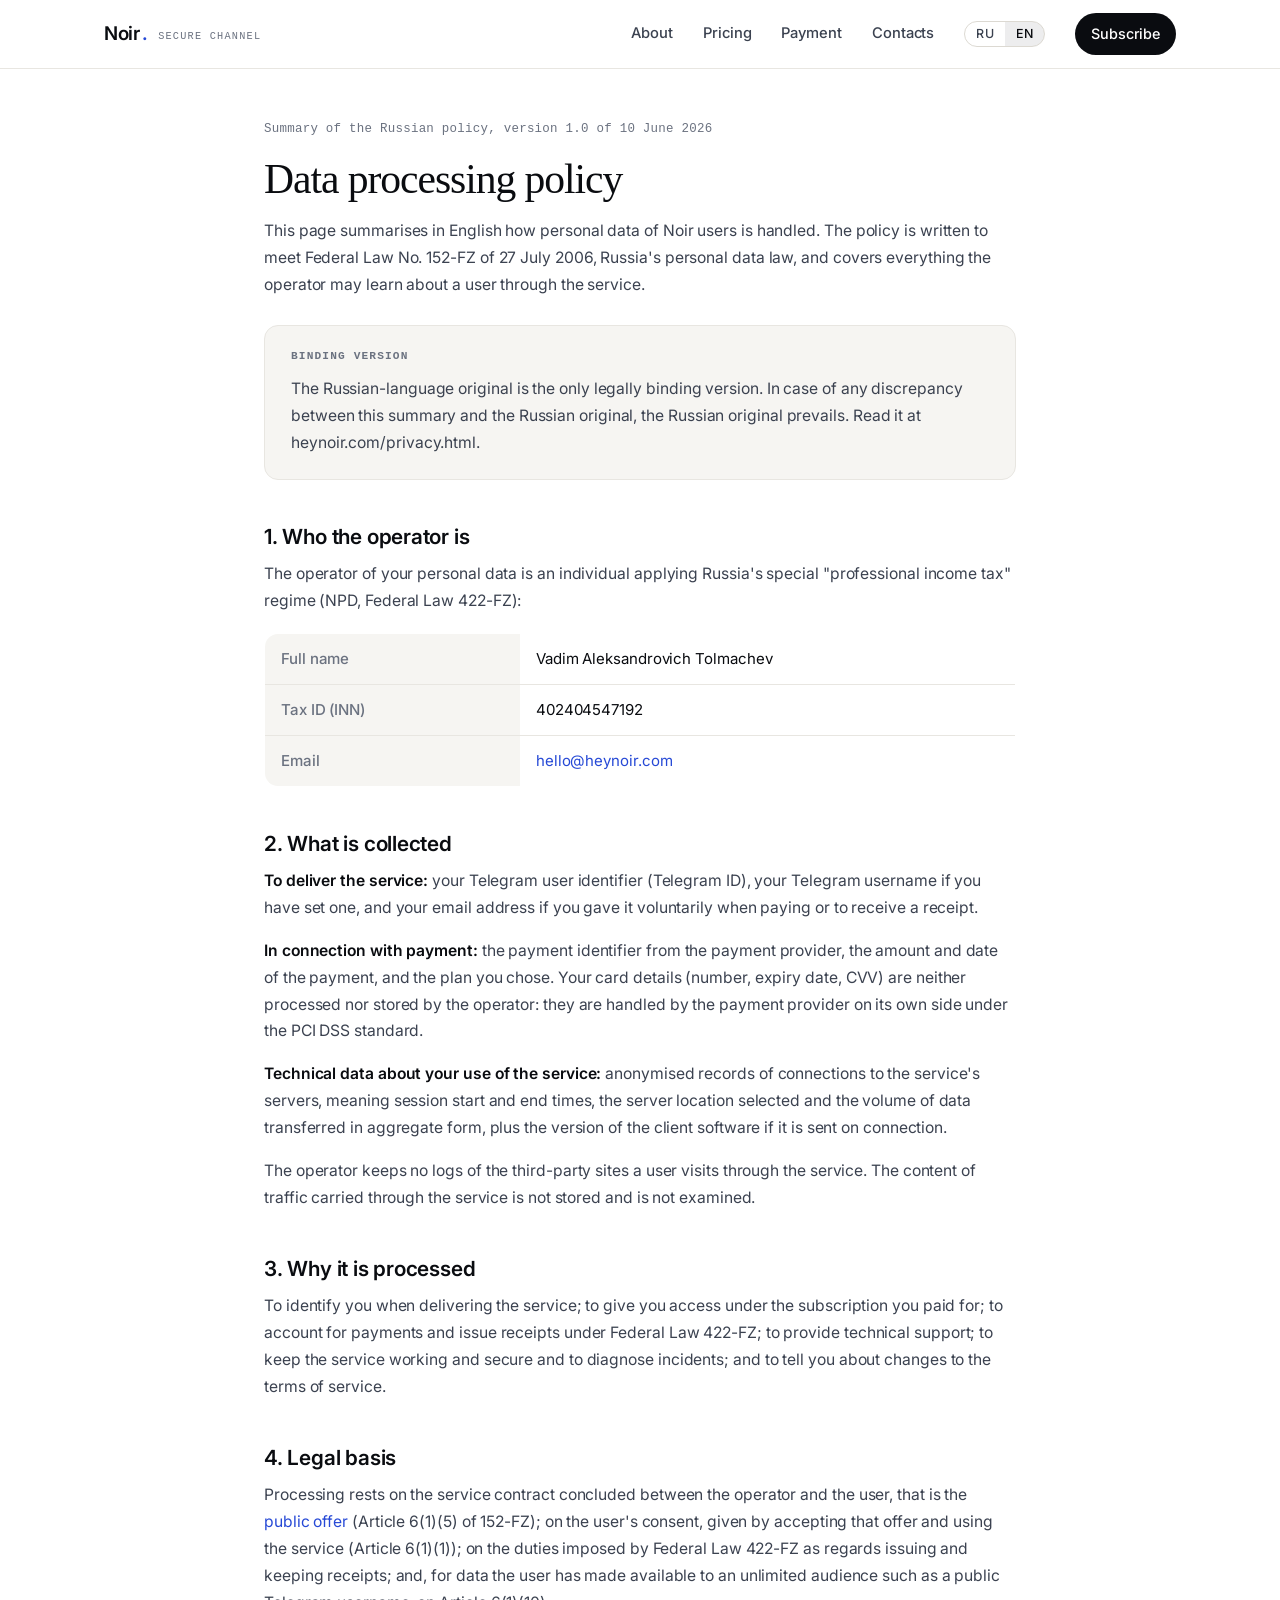
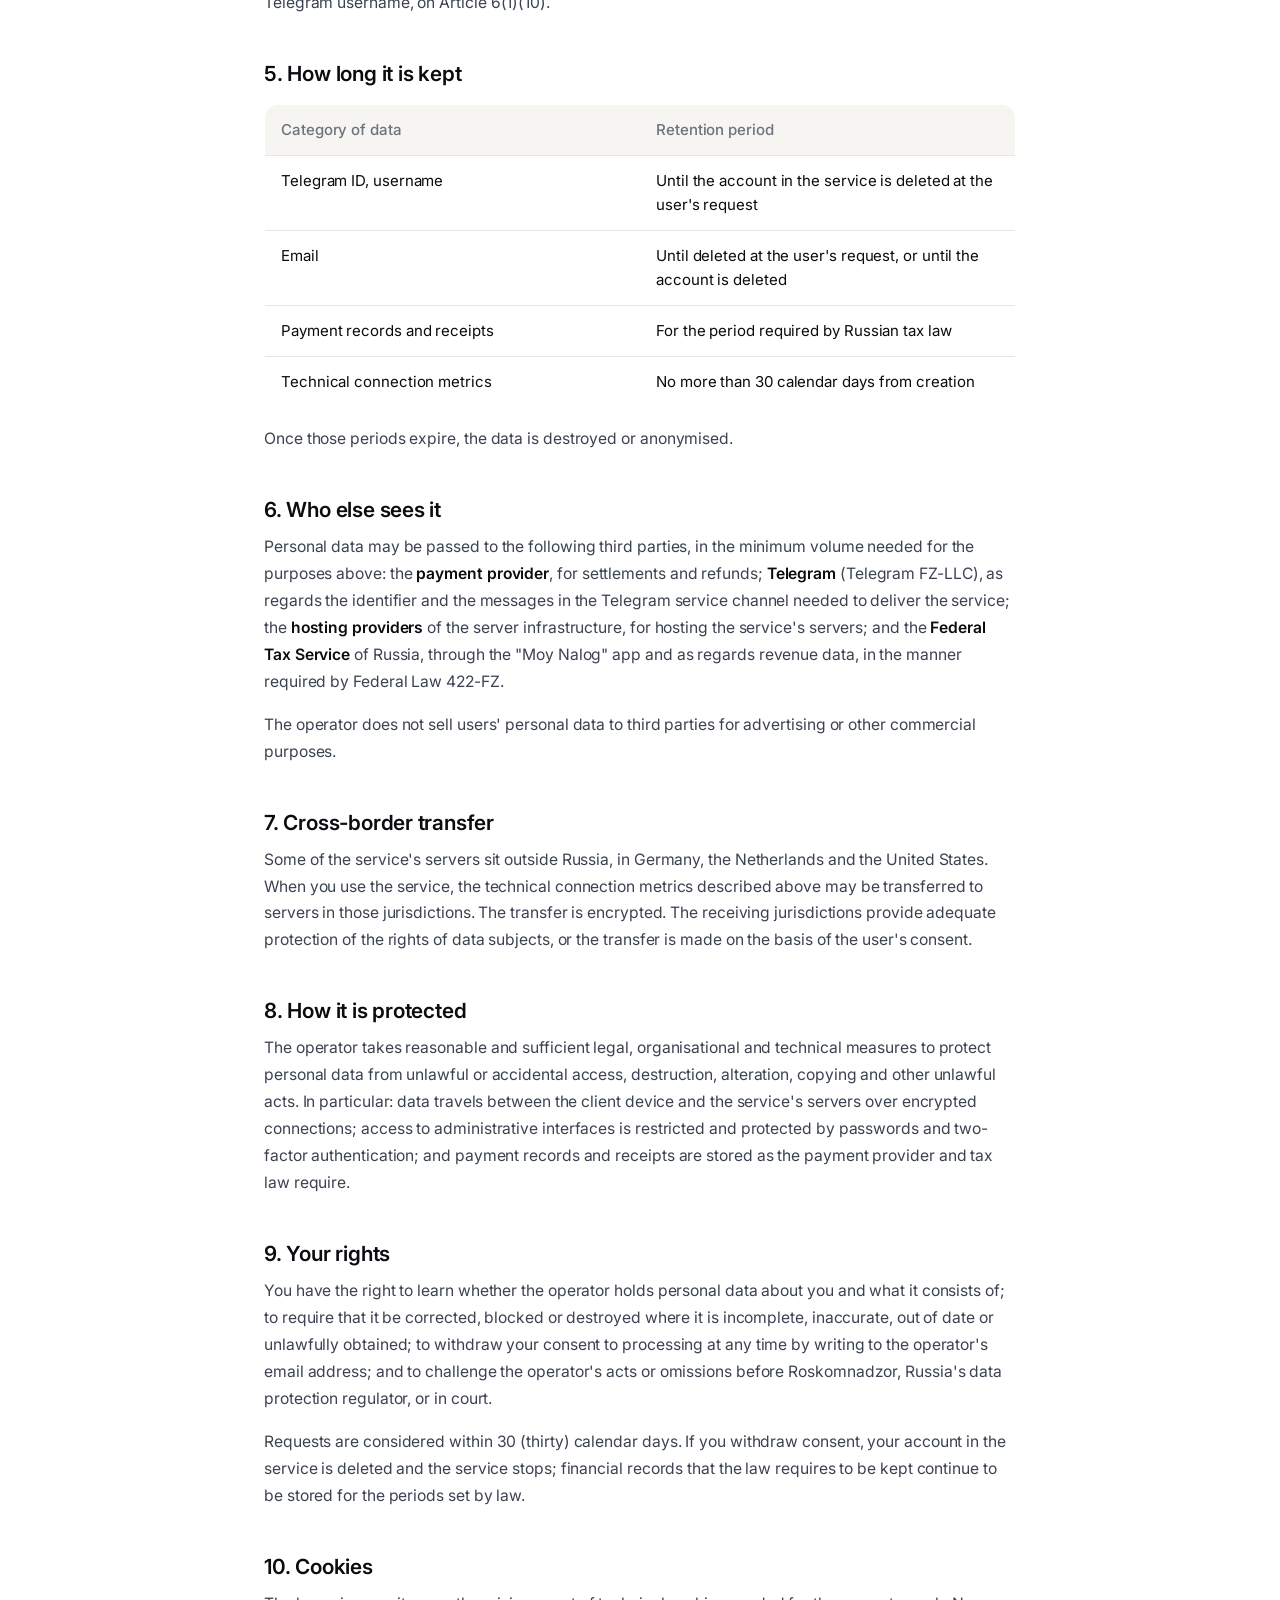
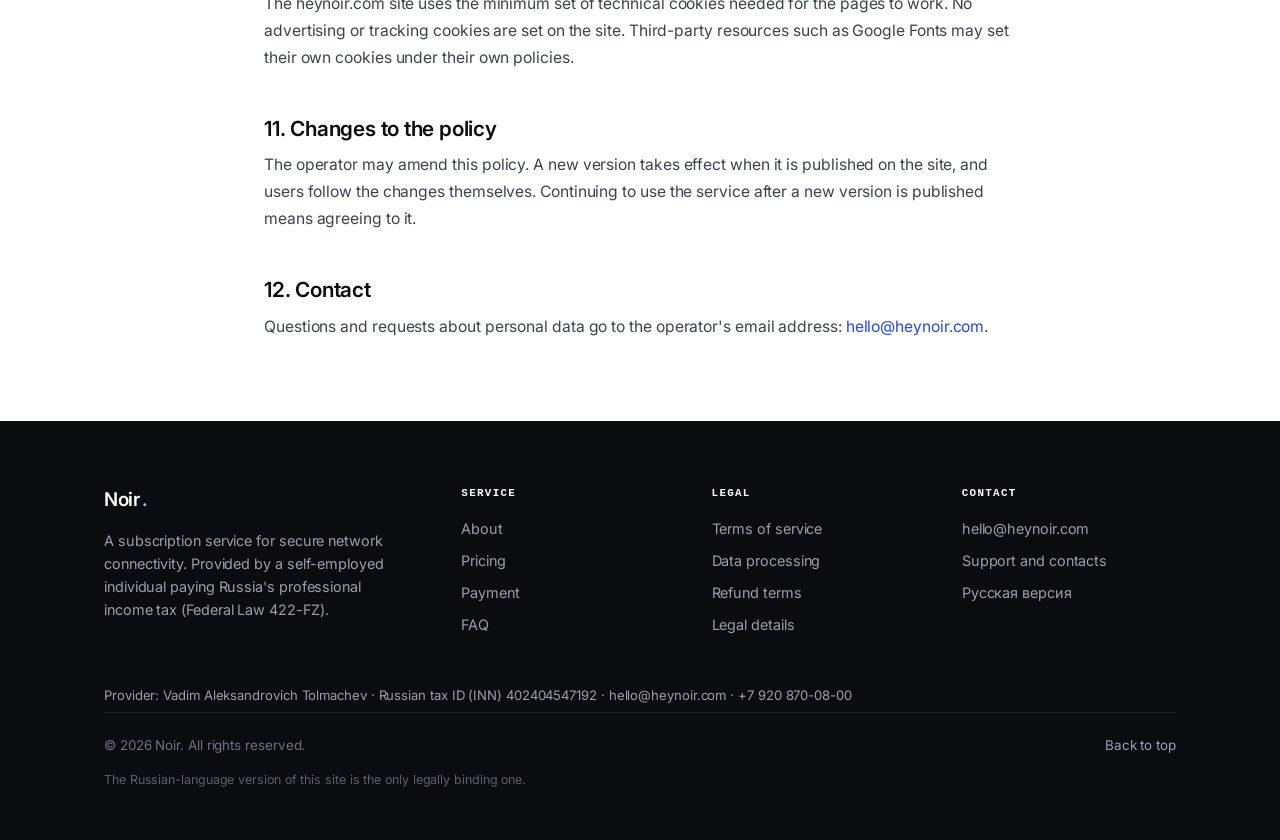
<file: en/privacy.html>
<!doctype html>
<html lang="en">
<head>
  <meta charset="utf-8">
  <meta name="viewport" content="width=device-width, initial-scale=1">
  <title>Data processing policy — Noir</title>
  <meta name="description" content="An English summary of the Noir personal data policy: what is collected, why, how long it is kept and who else sees it, under Russia's Federal Law 152-FZ. The Russian original is binding.">
  <link rel="icon" href="/favicon.svg" type="image/svg+xml">
  <link rel="preconnect" href="https://fonts.googleapis.com">
  <link rel="preconnect" href="https://fonts.gstatic.com" crossorigin>
  <link rel="stylesheet" href="https://fonts.googleapis.com/css2?family=Inter:wght@400;500;600&display=swap">
  <link rel="stylesheet" href="/noir-corp.css">

  <meta property="og:type" content="website">
  <meta property="og:title" content="Data processing policy — Noir">
  <meta property="og:description" content="What personal data Noir collects, why, how long it is kept and who else sees it. An English summary; the Russian original is binding.">
  <meta property="og:url" content="https://heynoir.com/en/privacy.html">
  <meta property="og:locale" content="en_US">
  <meta property="og:locale:alternate" content="ru_RU">
  <link rel="canonical" href="https://heynoir.com/en/privacy.html">
  <link rel="alternate" hreflang="ru" href="https://heynoir.com/privacy.html">
  <link rel="alternate" hreflang="en" href="https://heynoir.com/en/privacy.html">
  <link rel="alternate" hreflang="x-default" href="https://heynoir.com/privacy.html">
<!-- Web analytics: our own, on s.noirvpn.org. The data stays with us. -->
<script defer src="https://s.noirvpn.org/n.js" data-website-id="4ba6fdea-3851-48e6-a78a-fea0c8b20341"></script>
</head>
<body>

<header class="header">
  <div class="wrap nav">
    <a class="brand" href="/en/">Noir<span class="dot">.</span><span class="brand-sub">secure channel</span></a>
    <nav class="nav-links" id="nav-links">
      <a href="/en/#about">About</a>
      <a href="/en/#pricing">Pricing</a>
      <a href="/en/payment-info.html">Payment</a>
      <a href="/en/contacts.html">Contacts</a>
      <div class="lang" role="group" aria-label="Язык / Language">
        <a href="/privacy.html" hreflang="ru" lang="ru" data-lang-to="ru">RU</a>
        <span class="lang-on" aria-current="true">EN</span>
      </div>
      <a class="nav-cta" href="/en/#pricing">Subscribe</a>
    </nav>
    <button class="burger" id="burger" aria-label="Menu" aria-expanded="false"><span></span><span></span><span></span></button>
  </div>
</header>

<main class="doc">
  <div class="wrap" style="max-width: 800px;">
    <div class="doc-meta">Summary of the Russian policy, version 1.0 of 10 June 2026</div>
    <h1>Data processing policy</h1>
    <p>This page summarises in English how personal data of Noir users is handled. The policy is written to meet Federal Law No. 152-FZ of 27 July 2006, Russia's personal data law, and covers everything the operator may learn about a user through the service.</p>

    <div class="toc">
      <h4>Binding version</h4>
      <p style="margin:0">The Russian-language original is the only legally binding version. In case of any discrepancy between this summary and the Russian original, the Russian original prevails. Read it at <a href="/privacy.html" hreflang="ru" lang="ru">heynoir.com/privacy.html</a>.</p>
    </div>

    <h2>1. Who the operator is</h2>
    <p>The operator of your personal data is an individual applying Russia's special "professional income tax" regime (NPD, Federal Law 422-FZ):</p>
    <table class="kv-table">
      <tr><th>Full name</th><td>Vadim Aleksandrovich Tolmachev</td></tr>
      <tr><th>Tax ID (INN)</th><td>402404547192</td></tr>
      <tr><th>Email</th><td><a href="mailto:hello@heynoir.com">hello@heynoir.com</a></td></tr>
    </table>

    <h2>2. What is collected</h2>
    <p><strong>To deliver the service:</strong> your Telegram user identifier (Telegram ID), your Telegram username if you have set one, and your email address if you gave it voluntarily when paying or to receive a receipt.</p>
    <p><strong>In connection with payment:</strong> the payment identifier from the payment provider, the amount and date of the payment, and the plan you chose. Your card details (number, expiry date, CVV) are neither processed nor stored by the operator: they are handled by the payment provider on its own side under the PCI DSS standard.</p>
    <p><strong>Technical data about your use of the service:</strong> anonymised records of connections to the service's servers, meaning session start and end times, the server location selected and the volume of data transferred in aggregate form, plus the version of the client software if it is sent on connection.</p>
    <p>The operator keeps no logs of the third-party sites a user visits through the service. The content of traffic carried through the service is not stored and is not examined.</p>

    <h2>3. Why it is processed</h2>
    <p>To identify you when delivering the service; to give you access under the subscription you paid for; to account for payments and issue receipts under Federal Law 422-FZ; to provide technical support; to keep the service working and secure and to diagnose incidents; and to tell you about changes to the terms of service.</p>

    <h2>4. Legal basis</h2>
    <p>Processing rests on the service contract concluded between the operator and the user, that is the <a href="/en/offer.html">public offer</a> (Article 6(1)(5) of 152-FZ); on the user's consent, given by accepting that offer and using the service (Article 6(1)(1)); on the duties imposed by Federal Law 422-FZ as regards issuing and keeping receipts; and, for data the user has made available to an unlimited audience such as a public Telegram username, on Article 6(1)(10).</p>

    <h2>5. How long it is kept</h2>
    <table class="kv-table">
      <tr><th>Category of data</th><th>Retention period</th></tr>
      <tr><td>Telegram ID, username</td><td>Until the account in the service is deleted at the user's request</td></tr>
      <tr><td>Email</td><td>Until deleted at the user's request, or until the account is deleted</td></tr>
      <tr><td>Payment records and receipts</td><td>For the period required by Russian tax law</td></tr>
      <tr><td>Technical connection metrics</td><td>No more than 30 calendar days from creation</td></tr>
    </table>
    <p>Once those periods expire, the data is destroyed or anonymised.</p>

    <h2>6. Who else sees it</h2>
    <p>Personal data may be passed to the following third parties, in the minimum volume needed for the purposes above: the <strong>payment provider</strong>, for settlements and refunds; <strong>Telegram</strong> (Telegram FZ-LLC), as regards the identifier and the messages in the Telegram service channel needed to deliver the service; the <strong>hosting providers</strong> of the server infrastructure, for hosting the service's servers; and the <strong>Federal Tax Service</strong> of Russia, through the "Moy Nalog" app and as regards revenue data, in the manner required by Federal Law 422-FZ.</p>
    <p>The operator does not sell users' personal data to third parties for advertising or other commercial purposes.</p>

    <h2>7. Cross-border transfer</h2>
    <p>Some of the service's servers sit outside Russia, in Germany, the Netherlands and the United States. When you use the service, the technical connection metrics described above may be transferred to servers in those jurisdictions. The transfer is encrypted. The receiving jurisdictions provide adequate protection of the rights of data subjects, or the transfer is made on the basis of the user's consent.</p>

    <h2>8. How it is protected</h2>
    <p>The operator takes reasonable and sufficient legal, organisational and technical measures to protect personal data from unlawful or accidental access, destruction, alteration, copying and other unlawful acts. In particular: data travels between the client device and the service's servers over encrypted connections; access to administrative interfaces is restricted and protected by passwords and two-factor authentication; and payment records and receipts are stored as the payment provider and tax law require.</p>

    <h2>9. Your rights</h2>
    <p>You have the right to learn whether the operator holds personal data about you and what it consists of; to require that it be corrected, blocked or destroyed where it is incomplete, inaccurate, out of date or unlawfully obtained; to withdraw your consent to processing at any time by writing to the operator's email address; and to challenge the operator's acts or omissions before Roskomnadzor, Russia's data protection regulator, or in court.</p>
    <p>Requests are considered within 30 (thirty) calendar days. If you withdraw consent, your account in the service is deleted and the service stops; financial records that the law requires to be kept continue to be stored for the periods set by law.</p>

    <h2>10. Cookies</h2>
    <p>The heynoir.com site uses the minimum set of technical cookies needed for the pages to work. No advertising or tracking cookies are set on the site. Third-party resources such as Google Fonts may set their own cookies under their own policies.</p>

    <h2>11. Changes to the policy</h2>
    <p>The operator may amend this policy. A new version takes effect when it is published on the site, and users follow the changes themselves. Continuing to use the service after a new version is published means agreeing to it.</p>

    <h2>12. Contact</h2>
    <p>Questions and requests about personal data go to the operator's email address: <a href="mailto:hello@heynoir.com">hello@heynoir.com</a>.</p>
  </div>
</main>

<footer class="footer">
  <div class="wrap">
    <div class="foot-grid">
      <div class="foot-brand">
        <a class="brand" href="/en/" style="color: #fff;">Noir<span class="dot" style="color: #93c5fd;">.</span></a>
        <p>A subscription service for secure network connectivity. Provided by a self-employed individual paying Russia's professional income tax (Federal Law 422-FZ).</p>
      </div>
      <div class="foot-col">
        <h4>Service</h4>
        <a href="/en/#about">About</a>
        <a href="/en/#pricing">Pricing</a>
        <a href="/en/payment-info.html">Payment</a>
        <a href="/en/#faq">FAQ</a>
      </div>
      <div class="foot-col">
        <h4>Legal</h4>
        <a href="/en/offer.html">Terms of service</a>
        <a href="/en/privacy.html">Data processing</a>
        <a href="/en/refund.html">Refund terms</a>
        <a href="/en/contacts.html">Legal details</a>
      </div>
      <div class="foot-col">
        <h4>Contact</h4>
        <a href="mailto:hello@heynoir.com">hello@heynoir.com</a>
        <a href="/en/contacts.html">Support and contacts</a>
        <a href="/privacy.html" hreflang="ru" lang="ru" data-lang-to="ru">Русская версия</a>
      </div>
    </div>
    <p class="foot-req">Provider: Vadim Aleksandrovich Tolmachev · Russian tax ID (INN) 402404547192 · <a href="mailto:hello@heynoir.com">hello@heynoir.com</a> · <a href="tel:+79208700800">+7 920 870-08-00</a></p>
      <div class="foot-bottom">
      <span>© 2026 Noir. All rights reserved.</span>
      <a href="#" style="color: #94a3b8;">Back to top</a>
    </div>
    <p class="foot-disc">The Russian-language version of this site is the only legally binding one.</p>
  </div>
</footer>

<script src="/noir-corp.js" defer></script>
</body>
</html>
</file>
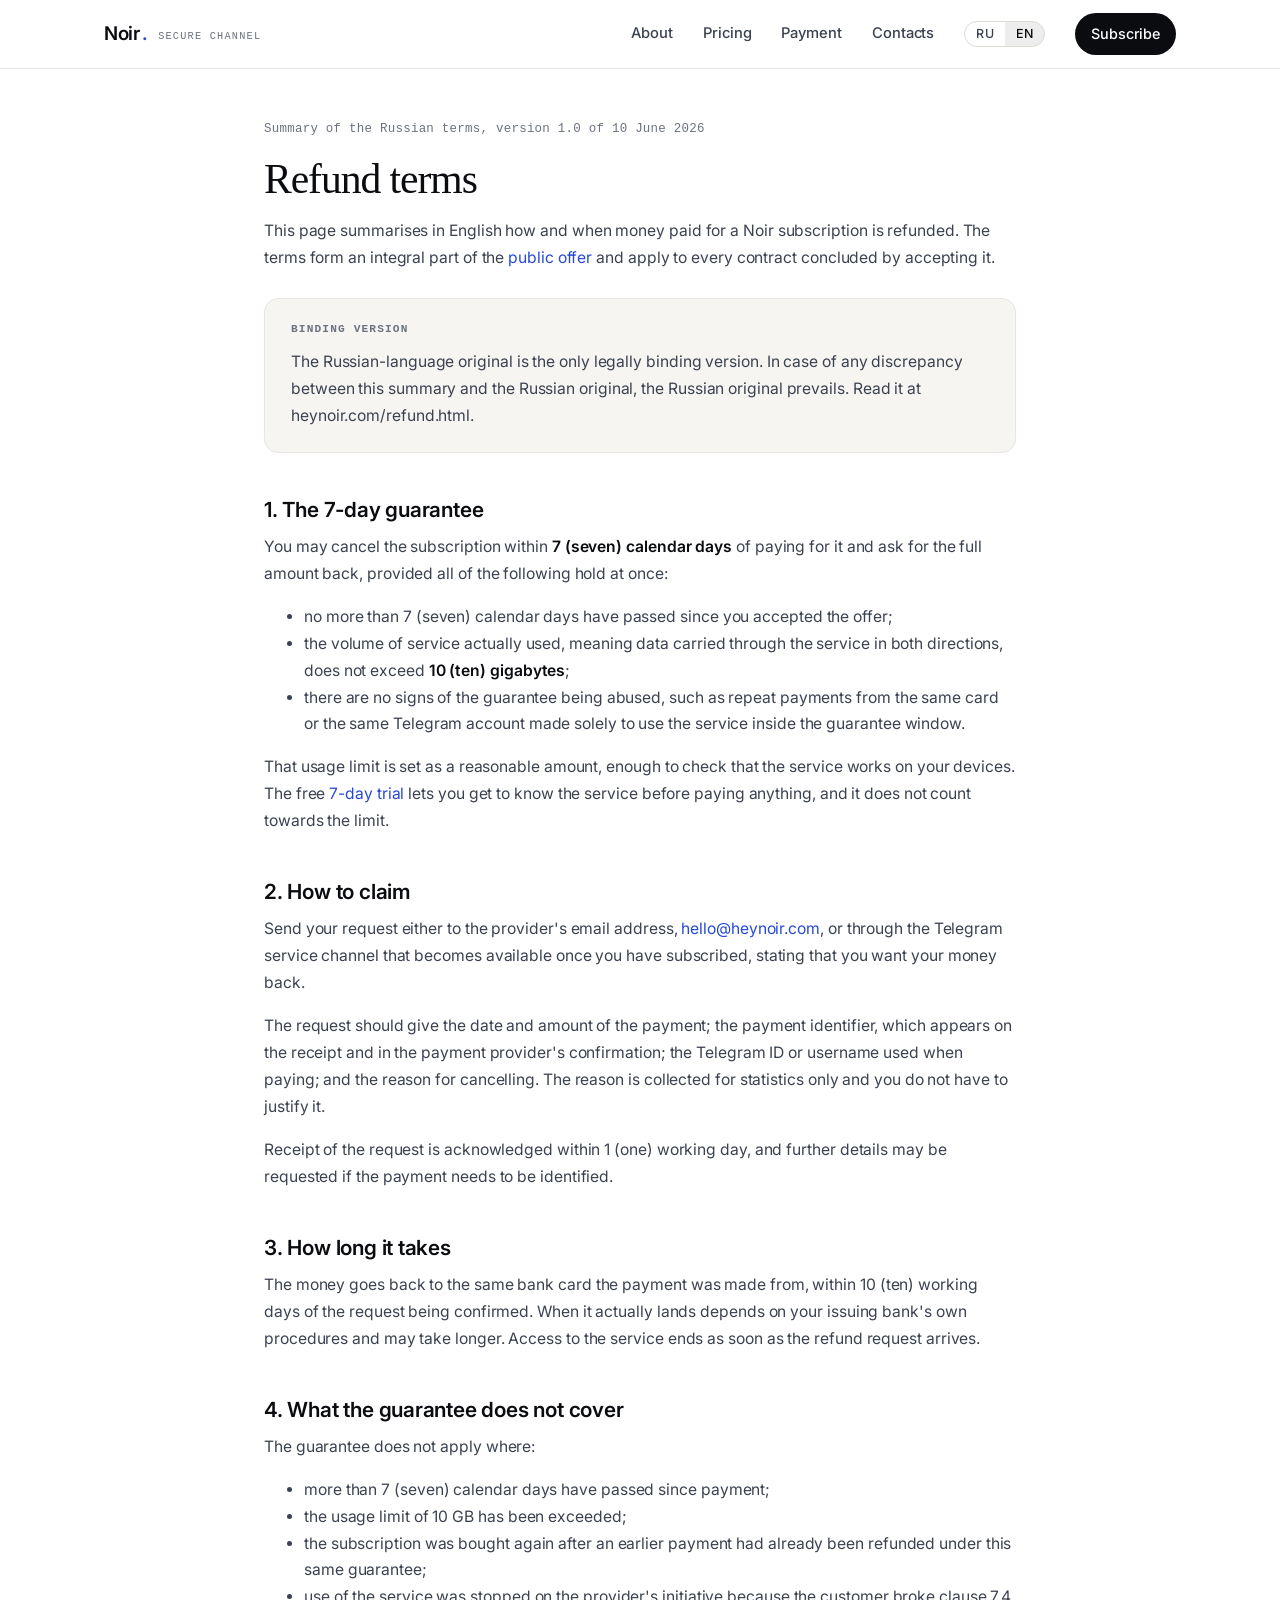
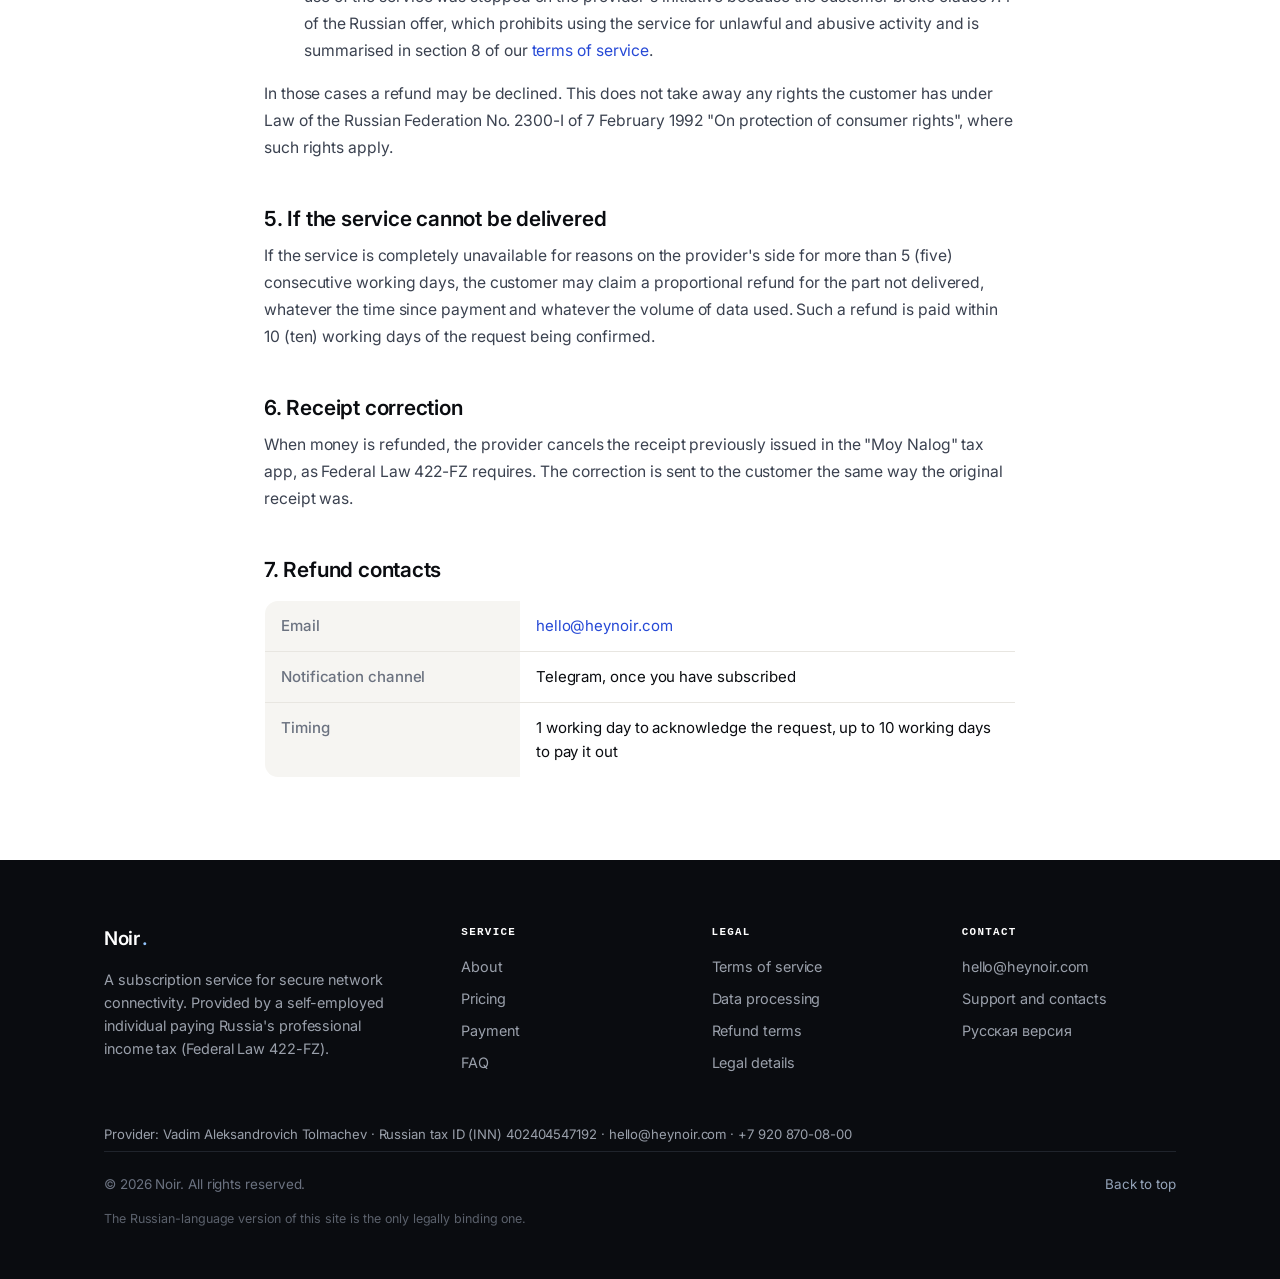
<file: en/refund.html>
<!doctype html>
<html lang="en">
<head>
  <meta charset="utf-8">
  <meta name="viewport" content="width=device-width, initial-scale=1">
  <title>Refund terms — Noir</title>
  <meta name="description" content="An English summary of the Noir refund terms: 7 calendar days from payment, a 10 GB usage limit, how to claim and how long it takes. The Russian original is binding.">
  <link rel="icon" href="/favicon.svg" type="image/svg+xml">
  <link rel="preconnect" href="https://fonts.googleapis.com">
  <link rel="preconnect" href="https://fonts.gstatic.com" crossorigin>
  <link rel="stylesheet" href="https://fonts.googleapis.com/css2?family=Inter:wght@400;500;600&display=swap">
  <link rel="stylesheet" href="/noir-corp.css">

  <meta property="og:type" content="website">
  <meta property="og:title" content="Refund terms — Noir">
  <meta property="og:description" content="Refunds within 7 calendar days of payment, subject to a 10 GB usage limit. An English summary; the Russian original is binding.">
  <meta property="og:url" content="https://heynoir.com/en/refund.html">
  <meta property="og:locale" content="en_US">
  <meta property="og:locale:alternate" content="ru_RU">
  <link rel="canonical" href="https://heynoir.com/en/refund.html">
  <link rel="alternate" hreflang="ru" href="https://heynoir.com/refund.html">
  <link rel="alternate" hreflang="en" href="https://heynoir.com/en/refund.html">
  <link rel="alternate" hreflang="x-default" href="https://heynoir.com/refund.html">
<!-- Web analytics: our own, on s.noirvpn.org. The data stays with us. -->
<script defer src="https://s.noirvpn.org/n.js" data-website-id="4ba6fdea-3851-48e6-a78a-fea0c8b20341"></script>
</head>
<body>

<header class="header">
  <div class="wrap nav">
    <a class="brand" href="/en/">Noir<span class="dot">.</span><span class="brand-sub">secure channel</span></a>
    <nav class="nav-links" id="nav-links">
      <a href="/en/#about">About</a>
      <a href="/en/#pricing">Pricing</a>
      <a href="/en/payment-info.html">Payment</a>
      <a href="/en/contacts.html">Contacts</a>
      <div class="lang" role="group" aria-label="Язык / Language">
        <a href="/refund.html" hreflang="ru" lang="ru" data-lang-to="ru">RU</a>
        <span class="lang-on" aria-current="true">EN</span>
      </div>
      <a class="nav-cta" href="/en/#pricing">Subscribe</a>
    </nav>
    <button class="burger" id="burger" aria-label="Menu" aria-expanded="false"><span></span><span></span><span></span></button>
  </div>
</header>

<main class="doc">
  <div class="wrap" style="max-width: 800px;">
    <div class="doc-meta">Summary of the Russian terms, version 1.0 of 10 June 2026</div>
    <h1>Refund terms</h1>
    <p>This page summarises in English how and when money paid for a Noir subscription is refunded. The terms form an integral part of the <a href="/en/offer.html">public offer</a> and apply to every contract concluded by accepting it.</p>

    <div class="toc">
      <h4>Binding version</h4>
      <p style="margin:0">The Russian-language original is the only legally binding version. In case of any discrepancy between this summary and the Russian original, the Russian original prevails. Read it at <a href="/refund.html" hreflang="ru" lang="ru">heynoir.com/refund.html</a>.</p>
    </div>

    <h2>1. The 7-day guarantee</h2>
    <p>You may cancel the subscription within <strong>7 (seven) calendar days</strong> of paying for it and ask for the full amount back, provided all of the following hold at once:</p>
    <ul>
      <li>no more than 7 (seven) calendar days have passed since you accepted the offer;</li>
      <li>the volume of service actually used, meaning data carried through the service in both directions, does not exceed <strong>10 (ten) gigabytes</strong>;</li>
      <li>there are no signs of the guarantee being abused, such as repeat payments from the same card or the same Telegram account made solely to use the service inside the guarantee window.</li>
    </ul>
    <p>That usage limit is set as a reasonable amount, enough to check that the service works on your devices. The free <a href="/en/#about">7-day trial</a> lets you get to know the service before paying anything, and it does not count towards the limit.</p>

    <h2>2. How to claim</h2>
    <p>Send your request either to the provider's email address, <a href="mailto:hello@heynoir.com">hello@heynoir.com</a>, or through the Telegram service channel that becomes available once you have subscribed, stating that you want your money back.</p>
    <p>The request should give the date and amount of the payment; the payment identifier, which appears on the receipt and in the payment provider's confirmation; the Telegram ID or username used when paying; and the reason for cancelling. The reason is collected for statistics only and you do not have to justify it.</p>
    <p>Receipt of the request is acknowledged within 1 (one) working day, and further details may be requested if the payment needs to be identified.</p>

    <h2>3. How long it takes</h2>
    <p>The money goes back to the same bank card the payment was made from, within 10 (ten) working days of the request being confirmed. When it actually lands depends on your issuing bank's own procedures and may take longer. Access to the service ends as soon as the refund request arrives.</p>

    <h2>4. What the guarantee does not cover</h2>
    <p>The guarantee does not apply where:</p>
    <ul>
      <li>more than 7 (seven) calendar days have passed since payment;</li>
      <li>the usage limit of 10 GB has been exceeded;</li>
      <li>the subscription was bought again after an earlier payment had already been refunded under this same guarantee;</li>
      <li>use of the service was stopped on the provider's initiative because the customer broke clause 7.4 of the Russian offer, which prohibits using the service for unlawful and abusive activity and is summarised in section 8 of our <a href="/en/offer.html">terms of service</a>.</li>
    </ul>
    <p>In those cases a refund may be declined. This does not take away any rights the customer has under Law of the Russian Federation No. 2300-I of 7 February 1992 "On protection of consumer rights", where such rights apply.</p>

    <h2>5. If the service cannot be delivered</h2>
    <p>If the service is completely unavailable for reasons on the provider's side for more than 5 (five) consecutive working days, the customer may claim a proportional refund for the part not delivered, whatever the time since payment and whatever the volume of data used. Such a refund is paid within 10 (ten) working days of the request being confirmed.</p>

    <h2>6. Receipt correction</h2>
    <p>When money is refunded, the provider cancels the receipt previously issued in the "Moy Nalog" tax app, as Federal Law 422-FZ requires. The correction is sent to the customer the same way the original receipt was.</p>

    <h2>7. Refund contacts</h2>
    <table class="kv-table">
      <tr><th>Email</th><td><a href="mailto:hello@heynoir.com">hello@heynoir.com</a></td></tr>
      <tr><th>Notification channel</th><td>Telegram, once you have subscribed</td></tr>
      <tr><th>Timing</th><td>1 working day to acknowledge the request, up to 10 working days to pay it out</td></tr>
    </table>
  </div>
</main>

<footer class="footer">
  <div class="wrap">
    <div class="foot-grid">
      <div class="foot-brand">
        <a class="brand" href="/en/" style="color: #fff;">Noir<span class="dot" style="color: #93c5fd;">.</span></a>
        <p>A subscription service for secure network connectivity. Provided by a self-employed individual paying Russia's professional income tax (Federal Law 422-FZ).</p>
      </div>
      <div class="foot-col">
        <h4>Service</h4>
        <a href="/en/#about">About</a>
        <a href="/en/#pricing">Pricing</a>
        <a href="/en/payment-info.html">Payment</a>
        <a href="/en/#faq">FAQ</a>
      </div>
      <div class="foot-col">
        <h4>Legal</h4>
        <a href="/en/offer.html">Terms of service</a>
        <a href="/en/privacy.html">Data processing</a>
        <a href="/en/refund.html">Refund terms</a>
        <a href="/en/contacts.html">Legal details</a>
      </div>
      <div class="foot-col">
        <h4>Contact</h4>
        <a href="mailto:hello@heynoir.com">hello@heynoir.com</a>
        <a href="/en/contacts.html">Support and contacts</a>
        <a href="/refund.html" hreflang="ru" lang="ru" data-lang-to="ru">Русская версия</a>
      </div>
    </div>
    <p class="foot-req">Provider: Vadim Aleksandrovich Tolmachev · Russian tax ID (INN) 402404547192 · <a href="mailto:hello@heynoir.com">hello@heynoir.com</a> · <a href="tel:+79208700800">+7 920 870-08-00</a></p>
      <div class="foot-bottom">
      <span>© 2026 Noir. All rights reserved.</span>
      <a href="#" style="color: #94a3b8;">Back to top</a>
    </div>
    <p class="foot-disc">The Russian-language version of this site is the only legally binding one.</p>
  </div>
</footer>

<script src="/noir-corp.js" defer></script>
</body>
</html>
</file>
<file: noir-corp.css>
/* =========================================================================
   Noir — Corporate / merchant site
   Премиум-fintech эстетика: near-black ink, тёплая бумага, один глубокий
   акцент, editorial-заголовки (Fraunces). Без anti-censorship лексики.
   ========================================================================= */

:root {
  --bg:        #ffffff;
  --paper:     #f6f5f2;   /* тёплый off-white для секций */
  --paper-2:   #efede8;
  --ink:       #0a0c10;   /* near-black */
  --ink-2:     #14171d;
  --ink-soft:  #3b4250;
  --muted:     #6b7280;
  --line:      #e8e6e1;
  --line-2:    #dcd9d2;
  --line-dark: #20242c;
  --accent:    #2649d6;   /* глубокий синий — доверие, не «кричащий» */
  --accent-ink:#1a36a8;
  --accent-soft:#eef1fd;
  --on-dark:   #e9eaec;
  --on-dark-mut:#9aa0ab;
  --gold:      #c2a25a;   /* микро-акцент премиум, очень дозированно */
  --radius:    14px;
  --radius-lg: 20px;
  --radius-sm: 9px;
  --shadow-sm: 0 1px 2px rgba(10,12,16,.05);
  --shadow:    0 10px 30px -12px rgba(10,12,16,.18);
  --shadow-lg: 0 30px 60px -20px rgba(10,12,16,.30);
  --max: 1120px;
  --sans: "Inter", -apple-system, BlinkMacSystemFont, "Segoe UI", Roboto, Arial, sans-serif;
  --serif: "Fraunces", Georgia, "Times New Roman", serif;
  --mono: "JetBrains Mono", ui-monospace, "SF Mono", Consolas, monospace;
}

* { box-sizing: border-box; }
html { scroll-behavior: smooth; }
body {
  margin: 0;
  background: var(--bg);
  color: var(--ink);
  font-family: var(--sans);
  font-size: 16px;
  line-height: 1.6;
  letter-spacing: -0.005em;
  -webkit-font-smoothing: antialiased;
  -moz-osx-font-smoothing: grayscale;
}
img, svg { display: block; max-width: 100%; }
a { color: var(--accent); text-decoration: none; }
a:hover { color: var(--accent-ink); }

.wrap { width: 100%; max-width: var(--max); margin: 0 auto; padding: 0 24px; }

/* ============================ Typography ============================ */
h1, h2, h3, h4 { margin: 0 0 .5em; color: var(--ink); font-weight: 600; letter-spacing: -0.02em; }
h1 {
  font-family: var(--serif);
  font-weight: 500;
  font-size: clamp(2.4rem, 1.4rem + 3.6vw, 3.9rem);
  line-height: 1.04;
  letter-spacing: -0.025em;
}
h2 {
  font-family: var(--serif);
  font-weight: 500;
  font-size: clamp(1.7rem, 1.2rem + 1.9vw, 2.5rem);
  line-height: 1.1;
  letter-spacing: -0.02em;
}
h3 { font-size: 1.12rem; line-height: 1.35; }
h4 { font-size: 1rem; }
p { margin: 0 0 1rem; color: var(--ink-soft); }
p.lead { font-size: clamp(1.02rem, .96rem + .4vw, 1.18rem); color: var(--ink-soft); line-height: 1.65; }
strong { color: var(--ink); font-weight: 600; }

.eyebrow {
  display: inline-flex; align-items: center; gap: 8px;
  font-family: var(--mono);
  font-size: .72rem; font-weight: 500;
  text-transform: uppercase; letter-spacing: .16em;
  color: var(--accent);
  margin-bottom: 18px;
}
.eyebrow::before {
  content: ""; width: 18px; height: 1px; background: var(--accent); opacity: .6;
}

/* ============================ Header ============================ */
.header {
  position: sticky; top: 0; z-index: 60;
  background: rgba(255,255,255,.8);
  backdrop-filter: saturate(180%) blur(12px);
  border-bottom: 1px solid var(--line);
}
.nav { display: flex; align-items: center; justify-content: space-between; height: 68px; }
.brand { display: inline-flex; align-items: baseline; gap: 2px; font-size: 1.18rem; font-weight: 600; color: var(--ink); letter-spacing: -0.02em; }
.brand:hover { color: var(--ink); }
.brand .dot { color: var(--accent); }
.brand-sub { font-family: var(--mono); font-size: .64rem; font-weight: 500; text-transform: uppercase; letter-spacing: .12em; color: var(--muted); margin-left: 9px; transform: translateY(-1px); }
.nav-links { display: flex; align-items: center; gap: 30px; }
.nav-links > a { color: var(--ink-soft); font-size: .92rem; font-weight: 500; transition: color .15s; }
.nav-links > a:hover { color: var(--ink); }

/* CTA в шапке — высокая специфичность, чтобы текст всегда был виден (фикс бага) */
.nav-links a.nav-cta,
a.nav-cta {
  display: inline-flex; align-items: center; gap: 7px;
  background: var(--ink); color: #fff;
  padding: 9px 16px; border-radius: 999px;
  font-size: .9rem; font-weight: 500; letter-spacing: -0.01em;
  transition: background .15s, transform .15s;
}
.nav-links a.nav-cta:hover,
a.nav-cta:hover { background: var(--accent); color: #fff; transform: translateY(-1px); }
.nav-cta svg { width: 15px; height: 15px; }

.burger { display: none; background: none; border: 0; padding: 10px; cursor: pointer; }
.burger span { display: block; width: 22px; height: 2px; background: var(--ink); margin: 4px 0; border-radius: 2px; transition: .2s; }

/* ============================ Buttons ============================ */
.btn {
  display: inline-flex; align-items: center; justify-content: center; gap: 8px;
  padding: 13px 22px; border-radius: 999px;
  font-size: .96rem; font-weight: 500; letter-spacing: -0.01em;
  border: 1px solid transparent; cursor: pointer;
  transition: background .15s, color .15s, border-color .15s, transform .15s;
}
.btn svg { width: 17px; height: 17px; }
.btn-primary { background: var(--ink); color: #fff; }
.btn-primary:hover { background: var(--accent); color: #fff; transform: translateY(-1px); }
.btn-secondary { background: #fff; color: var(--ink); border-color: var(--line-2); }
.btn-secondary:hover { background: var(--paper); color: var(--ink); border-color: var(--ink); }
.btn-light { background: #fff; color: var(--ink); }
.btn-light:hover { background: var(--paper); color: var(--ink); transform: translateY(-1px); }
.btn-ghost { background: transparent; color: #fff; border-color: rgba(255,255,255,.28); }
.btn-ghost:hover { background: rgba(255,255,255,.08); color: #fff; border-color: rgba(255,255,255,.5); }

/* ============================ Sections ============================ */
.section { padding: clamp(64px, 4vw + 40px, 112px) 0; }
.section + .section { border-top: 1px solid var(--line); }
.section.soft { background: var(--paper); }
.section-head { max-width: 680px; margin-bottom: 44px; }
.section-head.center { margin-left: auto; margin-right: auto; text-align: center; }

/* ============================ Hero (dark, premium) ============================ */
.hero {
  position: relative; overflow: hidden;
  background: var(--ink);
  color: var(--on-dark);
  padding: clamp(72px, 6vw + 40px, 128px) 0 clamp(64px, 5vw, 104px);
}
.hero::before { /* мягкое холодное свечение */
  content: ""; position: absolute; inset: 0;
  background:
    radial-gradient(900px 420px at 78% -8%, rgba(38,73,214,.30), transparent 60%),
    radial-gradient(700px 500px at 8% 110%, rgba(38,73,214,.12), transparent 55%);
  pointer-events: none;
}
.hero::after { /* тонкая сетка-текстура */
  content: ""; position: absolute; inset: 0;
  background-image: radial-gradient(rgba(255,255,255,.05) 1px, transparent 1px);
  background-size: 22px 22px;
  mask-image: linear-gradient(180deg, #000, transparent 70%);
  pointer-events: none; opacity: .6;
}
.hero .wrap { position: relative; z-index: 1; }
.hero-grid { display: grid; grid-template-columns: 1.15fr .85fr; gap: 56px; align-items: center; }
.hero .eyebrow { color: #aeb9ff; }
.hero .eyebrow::before { background: #aeb9ff; }
.hero h1 { color: #fff; }
.hero h1 .accent { color: #aeb9ff; font-style: italic; }
.hero p.lead { color: var(--on-dark-mut); max-width: 520px; margin: 22px 0 30px; }
.hero-cta { display: flex; flex-wrap: wrap; gap: 12px; }
.hero-trust { display: flex; flex-wrap: wrap; gap: 10px 22px; margin-top: 34px; font-size: .85rem; color: var(--on-dark-mut); }
.hero-trust span { display: inline-flex; align-items: center; gap: 8px; }
.hero-trust .dot { width: 6px; height: 6px; border-radius: 50%; background: #4ade80; box-shadow: 0 0 0 3px rgba(74,222,128,.18); }
.hero-trust svg { width: 15px; height: 15px; color: #7e8aa8; }

/* Hero card */
.hero-card {
  background: linear-gradient(180deg, rgba(255,255,255,.07), rgba(255,255,255,.03));
  border: 1px solid rgba(255,255,255,.12);
  border-radius: var(--radius-lg);
  padding: 26px;
  backdrop-filter: blur(6px);
  box-shadow: var(--shadow-lg);
}
.hero-card .card-top { display: flex; align-items: center; justify-content: space-between; margin-bottom: 18px; }
.hero-card .pill { display: inline-flex; align-items: center; gap: 7px; font-family: var(--mono); font-size: .68rem; text-transform: uppercase; letter-spacing: .1em; color: #cdd3e6; background: rgba(255,255,255,.08); border: 1px solid rgba(255,255,255,.12); padding: 5px 10px; border-radius: 999px; }
.hero-card .price { color: #fff; font-family: var(--serif); font-size: 1.5rem; }
.hero-card .price small { font-family: var(--sans); font-size: .8rem; color: var(--on-dark-mut); font-weight: 400; }
.hero-card dl { margin: 0; display: grid; grid-template-columns: 1fr auto; gap: 0; }
.hero-card dt, .hero-card dd { padding: 12px 0; border-top: 1px solid rgba(255,255,255,.08); font-size: .92rem; }
.hero-card dt { color: var(--on-dark-mut); }
.hero-card dd { margin: 0; color: #fff; font-weight: 500; text-align: right; }

/* ============================ Stat strip ============================ */
.stats { display: grid; grid-template-columns: repeat(4, 1fr); gap: 0; border: 1px solid var(--line); border-radius: var(--radius); overflow: hidden; background: #fff; }
.stat { padding: 26px 24px; border-right: 1px solid var(--line); }
.stat:last-child { border-right: 0; }
.stat .n { font-family: var(--serif); font-size: 1.9rem; line-height: 1; color: var(--ink); }
.stat .l { margin-top: 8px; font-size: .85rem; color: var(--muted); }

/* ============================ Feature grid ============================ */
.feat-grid { display: grid; grid-template-columns: repeat(3, 1fr); gap: 20px; }
.feat {
  background: #fff; border: 1px solid var(--line); border-radius: var(--radius);
  padding: 28px 26px; transition: transform .18s, box-shadow .18s, border-color .18s;
}
.feat:hover { transform: translateY(-3px); box-shadow: var(--shadow); border-color: var(--line-2); }
.feat .ico { width: 44px; height: 44px; border-radius: 12px; background: var(--accent-soft); color: var(--accent); display: inline-flex; align-items: center; justify-content: center; margin-bottom: 18px; }
.feat .ico svg { width: 22px; height: 22px; }
.feat h3 { margin-bottom: 8px; }
.feat p { margin: 0; font-size: .94rem; }

/* ============================ Steps ============================ */
.steps { display: grid; grid-template-columns: repeat(3, 1fr); gap: 20px; counter-reset: s; }
.step { position: relative; padding: 28px 26px; border: 1px solid var(--line); border-radius: var(--radius); background: var(--paper); }
.step .num { font-family: var(--mono); font-size: .8rem; color: var(--accent); letter-spacing: .1em; }
.step h3 { margin: 12px 0 8px; }
.step p { margin: 0; font-size: .94rem; }

/* ============================ Pricing ============================ */
.pricing-grid { display: grid; grid-template-columns: repeat(4, 1fr); gap: 16px; }
.tier { display: flex; flex-direction: column; background: #fff; border: 1px solid var(--line); border-radius: var(--radius); padding: 26px 22px; transition: transform .18s, box-shadow .18s; }
.tier:hover { transform: translateY(-3px); box-shadow: var(--shadow); }
.tier.recommended { border-color: var(--ink); box-shadow: var(--shadow); position: relative; }
.tier-badge { position: absolute; top: -11px; left: 22px; background: var(--ink); color: #fff; font-family: var(--mono); font-size: .64rem; text-transform: uppercase; letter-spacing: .1em; padding: 5px 11px; border-radius: 999px; }
.tier-name { font-size: .9rem; color: var(--muted); }
.tier-price { font-family: var(--serif); font-size: 2.2rem; line-height: 1; margin: 10px 0 4px; color: var(--ink); }
.tier-price .per { font-family: var(--sans); font-size: .82rem; color: var(--muted); font-weight: 400; }
.tier-total { font-size: .84rem; color: var(--muted); margin-bottom: 18px; }
.tier ul { list-style: none; margin: 0 0 22px; padding: 0; flex: 1; }
.tier li { position: relative; padding-left: 24px; margin-bottom: 9px; font-size: .9rem; color: var(--ink-soft); }
.tier li svg { position: absolute; left: 0; top: 3px; width: 15px; height: 15px; color: var(--accent); }
.pay-note { margin-top: 22px; font-size: .85rem; color: var(--muted); }

/* ============================ Dark trust section ============================ */
.section.dark { background: var(--ink); color: var(--on-dark); }
.section.dark .eyebrow { color: #aeb9ff; }
.section.dark .eyebrow::before { background: #aeb9ff; }
.section.dark h2 { color: #fff; }
.section.dark p { color: var(--on-dark-mut); }
.section.dark .feat { background: rgba(255,255,255,.04); border-color: var(--line-dark); }
.section.dark .feat:hover { border-color: rgba(255,255,255,.2); box-shadow: none; }
.section.dark .feat h3 { color: #fff; }
.section.dark .feat p { color: var(--on-dark-mut); }
.section.dark .feat .ico { background: rgba(174,185,255,.12); color: #aeb9ff; }

/* ============================ FAQ ============================ */
.faq { max-width: 780px; margin: 0 auto; border-top: 1px solid var(--line); }
.faq-item { border-bottom: 1px solid var(--line); }
.faq-q { width: 100%; text-align: left; background: none; border: 0; cursor: pointer; padding: 22px 40px 22px 0; font-size: 1.04rem; font-weight: 500; color: var(--ink); position: relative; font-family: var(--sans); }
.faq-q::after { content: "+"; position: absolute; right: 4px; top: 50%; transform: translateY(-50%); font-size: 1.4rem; color: var(--muted); font-weight: 400; }
.faq-q[aria-expanded="true"]::after { content: "–"; color: var(--accent); }
.faq-a { display: none; padding: 0 0 22px; color: var(--ink-soft); font-size: .98rem; }
.faq-item.open .faq-a { display: block; }

/* ============================ CTA band ============================ */
.cta-band { text-align: center; }
.cta-band h2 { margin-bottom: 14px; }
.cta-band p { max-width: 560px; margin: 0 auto 26px; }

/* ============================ Footer ============================ */
.footer { background: var(--ink); color: var(--on-dark-mut); padding: 64px 0 34px; }
.footer a { color: var(--on-dark-mut); }
.footer a:hover { color: #fff; }
.foot-grid { display: grid; grid-template-columns: 1.5fr 1fr 1fr 1fr; gap: 36px; margin-bottom: 40px; }
.footer h4 { color: #fff; font-family: var(--mono); font-size: .68rem; text-transform: uppercase; letter-spacing: .12em; margin-bottom: 14px; }
.foot-col a { display: block; margin-bottom: 9px; font-size: .9rem; }
.foot-brand .brand { color: #fff; }
.foot-brand p { color: var(--on-dark-mut); font-size: .9rem; max-width: 300px; margin-top: 14px; }
.foot-req { color: var(--on-dark-mut); font-size: .82rem; line-height: 1.6; margin: 0 0 6px; }
.foot-bottom { border-top: 1px solid var(--line-dark); padding-top: 22px; display: flex; justify-content: space-between; flex-wrap: wrap; gap: 12px; font-size: .84rem; color: #6b7280; }
.foot-disc { margin-top: 14px; font-size: .78rem; color: #5b616c; line-height: 1.6; }

/* ============================ Doc / legal pages ============================ */
.doc { padding: clamp(48px, 4vw, 80px) 0 clamp(64px, 5vw, 96px); }
.doc .wrap { max-width: 820px; }
.doc-meta { font-family: var(--mono); font-size: .78rem; color: var(--muted); margin-bottom: 18px; letter-spacing: .02em; }
.doc h1 { font-size: clamp(1.9rem, 1.4rem + 1.6vw, 2.6rem); margin-bottom: .4em; }
.doc h2 { font-family: var(--sans); font-weight: 600; font-size: 1.3rem; letter-spacing: -0.01em; margin: 40px 0 12px; padding-top: 6px; }
.doc h3 { font-size: 1.05rem; margin: 24px 0 8px; }
.doc p, .doc li { font-size: .98rem; line-height: 1.72; color: var(--ink-soft); }
.doc strong { color: var(--ink); }
.doc section + section { margin-top: 8px; }

.toc { background: var(--paper); border: 1px solid var(--line); border-radius: var(--radius); padding: 22px 26px; margin: 26px 0 36px; }
.toc h4 { margin: 0 0 10px; font-family: var(--mono); font-size: .7rem; text-transform: uppercase; letter-spacing: .1em; color: var(--muted); }
.toc ol { margin: 0; padding-left: 1.3em; columns: 2; column-gap: 32px; }
.toc li { margin-bottom: 6px; font-size: .9rem; }
.toc a { color: var(--ink-soft); }
.toc a:hover { color: var(--accent); }

.kv-table { width: 100%; border-collapse: collapse; margin: 18px 0; background: #fff; border: 1px solid var(--line); border-radius: var(--radius); overflow: hidden; font-size: .94rem; }
.kv-table th, .kv-table td { padding: 13px 16px; text-align: left; vertical-align: top; border-bottom: 1px solid var(--line); }
.kv-table th { background: var(--paper); font-weight: 500; color: var(--muted); width: 34%; }
.kv-table tr:last-child th, .kv-table tr:last-child td { border-bottom: 0; }

.doc table:not(.kv-table) { width: 100%; border-collapse: collapse; margin: 16px 0; font-size: .92rem; }
.doc table:not(.kv-table) th, .doc table:not(.kv-table) td { border: 1px solid var(--line); padding: 10px 14px; text-align: left; vertical-align: top; }
.doc table:not(.kv-table) th { background: var(--paper); font-weight: 600; }

/* ============================ Responsive ============================ */
@media (max-width: 920px) {
  .hero-grid { grid-template-columns: 1fr; gap: 40px; }
  .hero-card { max-width: 460px; }
  .feat-grid, .steps { grid-template-columns: 1fr; }
  .stats { grid-template-columns: 1fr 1fr; }
  .stat:nth-child(2) { border-right: 0; }
  .stat:nth-child(1), .stat:nth-child(2) { border-bottom: 1px solid var(--line); }
  .pricing-grid { grid-template-columns: 1fr 1fr; }
  .foot-grid { grid-template-columns: 1fr 1fr; }
  .toc ol { columns: 1; }
  .nav-links { position: absolute; top: 68px; left: 0; right: 0; flex-direction: column; align-items: flex-start; gap: 18px; background: #fff; border-bottom: 1px solid var(--line); padding: 22px 24px; display: none; }
  .nav-links.open { display: flex; }
  .burger { display: block; }
}
@media (max-width: 560px) {
  .stats { grid-template-columns: 1fr; }
  .stat { border-right: 0; border-bottom: 1px solid var(--line); }
  .stat:last-child { border-bottom: 0; }
  .pricing-grid { grid-template-columns: 1fr; }
  .foot-grid { grid-template-columns: 1fr; gap: 28px; }
}

/* ============================ Переключатель языка ============================ */
/* Активный язык — <span>, второй — обычная <a>: работает без JS.
   Живёт внутри .nav-links, поэтому на телефоне сам уезжает в выпадающее меню. */
.lang {
  display: inline-flex; align-items: center; flex: 0 0 auto;
  border: 1px solid var(--line-2); border-radius: 999px; overflow: hidden;
  font-size: .78rem; font-weight: 500; letter-spacing: .02em;
}
.lang > * { display: block; padding: 6px 11px; line-height: 1; color: var(--ink-soft); transition: background .15s, color .15s; }
.lang a:hover { color: var(--ink); background: rgba(10,12,16,.05); }
.lang .lang-on { color: var(--ink); background: rgba(10,12,16,.07); cursor: default; }

/* Предложение сменить язык. Само никогда не редиректит. */
.langbar {
  position: fixed; z-index: 70; left: 20px; bottom: 20px; max-width: min(92vw, 340px);
  display: none; gap: 12px; align-items: flex-start;
  padding: 15px 15px 15px 17px; border-radius: 14px;
  background: #fff; border: 1px solid var(--line);
  box-shadow: 0 16px 40px rgba(10,12,16,.14);
  opacity: 0; transform: translateY(10px); transition: opacity .28s, transform .28s;
}
.langbar.show { display: flex; }
.langbar.in { opacity: 1; transform: translateY(0); }
.langbar-tx { font-size: .93rem; line-height: 1.45; color: var(--ink); }
.langbar-tx b { display: block; font-weight: 600; margin-bottom: 2px; }
.langbar-tx i { font-style: normal; color: var(--ink-soft); font-size: .82rem; }
.langbar-go {
  margin-top: 11px; display: inline-block; padding: 8px 15px; border-radius: 999px;
  background: var(--ink); color: #fff; font-size: .86rem; font-weight: 500;
}
.langbar-go:hover { background: var(--accent); color: #fff; }
.langbar-x {
  flex: 0 0 auto; width: 26px; height: 26px; border-radius: 999px; margin: -3px -3px 0 0;
  color: var(--ink-soft); font-size: 19px; line-height: 1;
  background: none; border: 0; cursor: pointer; transition: background .15s, color .15s;
}
.langbar-x:hover { color: var(--ink); background: rgba(10,12,16,.06); }
@media (max-width: 860px) { .langbar { left: 12px; right: 12px; bottom: 12px; max-width: none; } }
</file>
